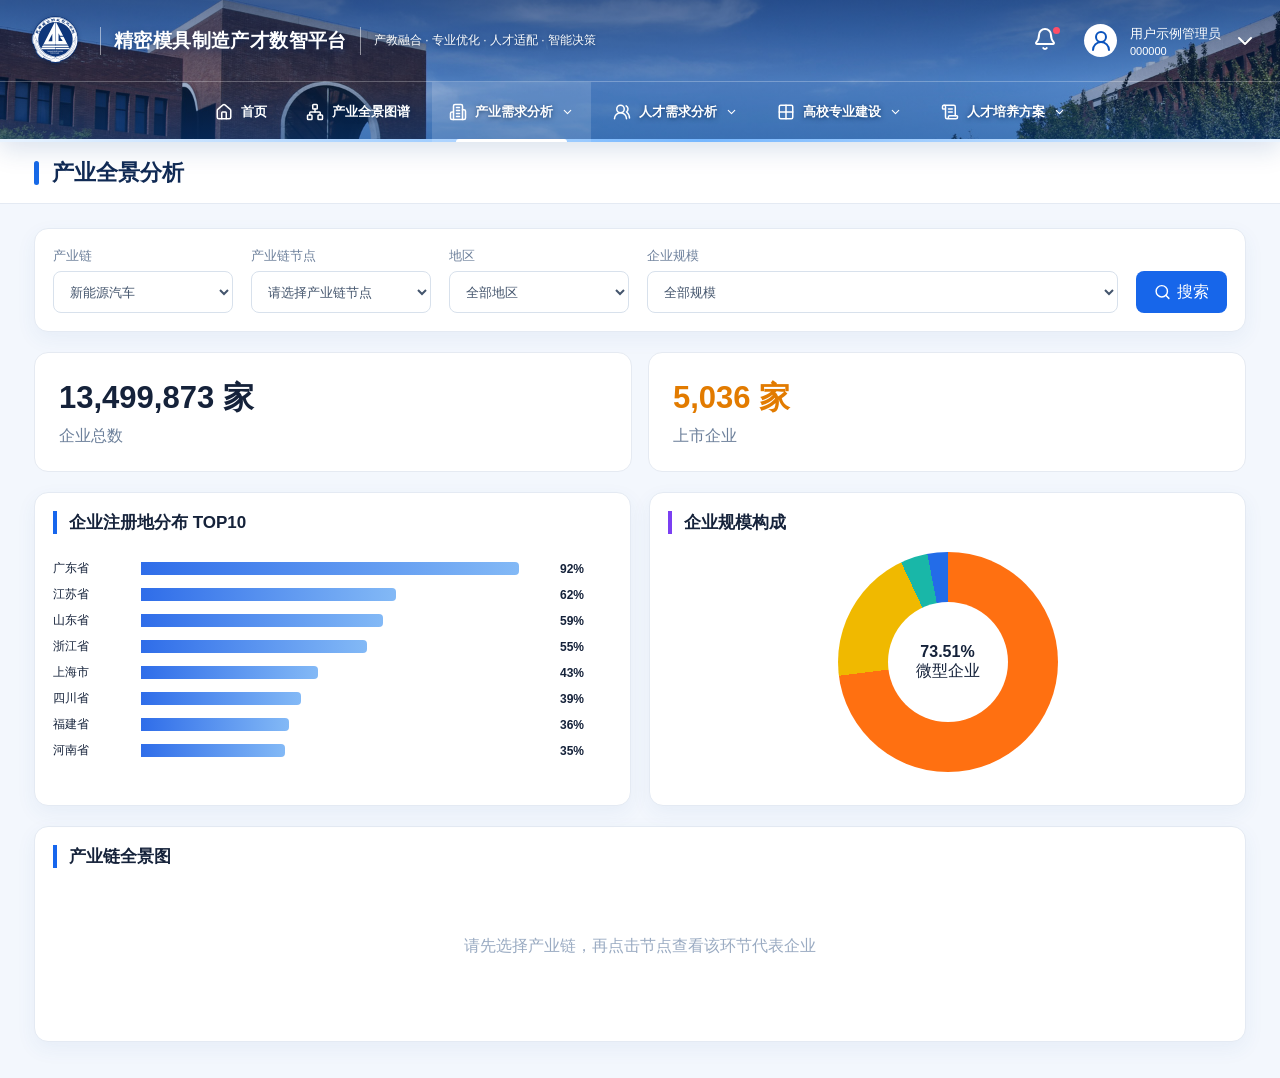
<file: index.html>
<!doctype html><html lang="zh-CN"><head><meta charset="UTF-8"/><meta name="viewport" content="width=device-width,initial-scale=1.0"/><title>首页 | 天津轻工职业技术学院</title><script>const route=new URLSearchParams(location.search).get('__route');if(route&&route.startsWith('/'))history.replaceState(null,'',route);</script>  <script type="module" crossorigin src="/assets/index-BpgNc9zU.js"></script>
  <link rel="stylesheet" crossorigin href="/assets/index-DbTsbt1E.css">
</head><body><div id="root"></div></body></html>
</file>
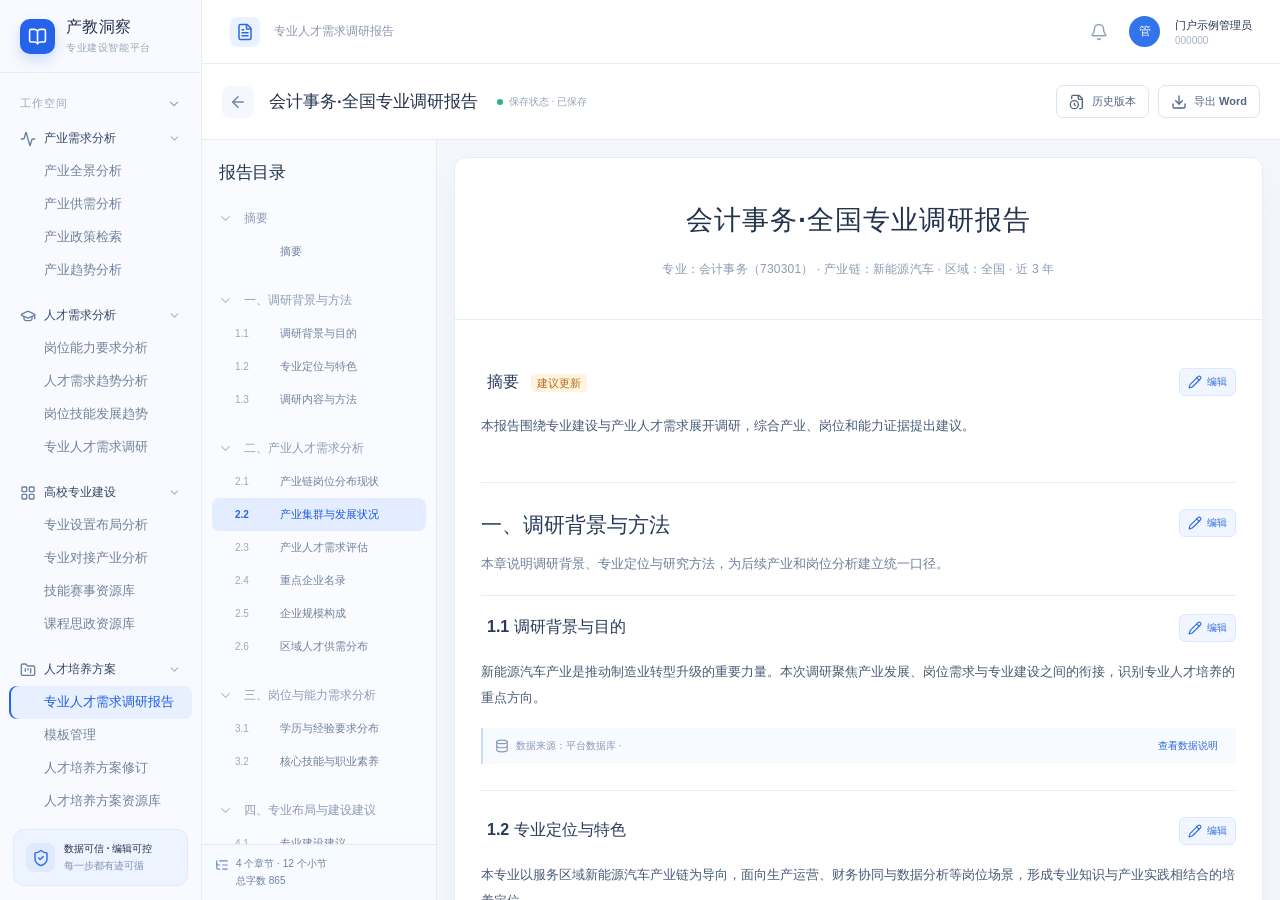
<file: report-workbench-demo/index.html>
<!doctype html>
<html lang="zh-CN">
  <head>
    <meta charset="UTF-8" />
    <meta name="viewport" content="width=device-width, initial-scale=1.0" />
    <meta name="theme-color" content="#f4f7fc" />
    <link rel="icon" type="image/svg+xml" href="/report-workbench-demo/favicon.svg" />
    <title>专业人才需求调研报告</title>
    <script type="module" crossorigin src="/report-workbench-demo/assets/index-lRiulIha.js"></script>
    <link rel="stylesheet" crossorigin href="/report-workbench-demo/assets/index-Ux_rvy2j.css">
  </head>
  <body>
    <div id="root"></div>
  </body>
</html>
</file>
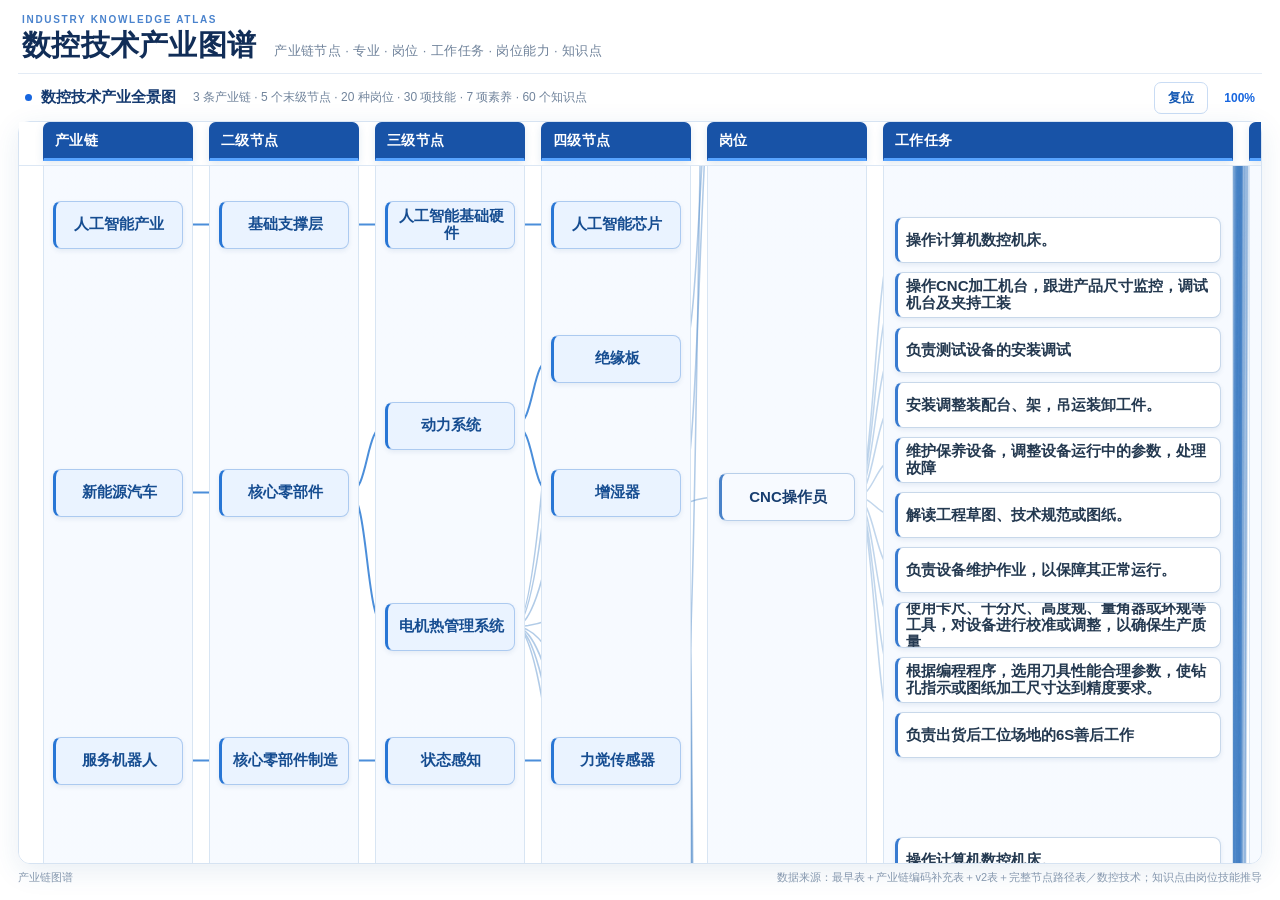
<file: maps/cnc-panorama-beauty/index.html>
<!doctype html>
<html lang="zh-CN">
<head>
  <meta charset="utf-8" />
  <meta name="viewport" content="width=device-width,initial-scale=1" />
  <script>if(new URLSearchParams(location.search).has('embed'))document.documentElement.classList.add('embedded')</script>
  <title>数控技术产业图谱</title>
  <link rel="stylesheet" href="style.css?v=20261111-2" />
  <link rel="stylesheet" href="refine.css?v=20261111-2" />
  <link rel="stylesheet" href="panorama.css?v=20261111-2" />
  <link rel="stylesheet" href="white-theme.css?v=20261111-2" />
  <link rel="stylesheet" href="beauty.css?v=20261111-2" />
</head>
<body>
  <div class="app">
    <header>
      <div class="eyebrow">INDUSTRY KNOWLEDGE ATLAS</div>
      <div class="title-line"><h1>数控技术产业图谱</h1><span>产业链节点 · 专业 · 岗位 · 工作任务 · 岗位能力 · 知识点</span></div>
    </header>
    <div class="map-name"><i></i><strong id="mapTitle">数控技术产业全景图</strong><span id="pathHint">滚轮缩放 · 拖拽平移 · 点击节点聚焦</span><button id="resetView" type="button">复位</button><span id="zoomValue">100%</span></div>
    <div class="viewport-shell"><div id="fixedHeaders" class="pan-fixed-headers" aria-hidden="true"></div><main id="viewport" class="graph-scroll"><div id="stage"><div id="graph" class="panorama-graph"><svg id="edges" aria-hidden="true"></svg><div id="canvasNodes"></div></div></div></main></div>
    <footer><span>产业链图谱</span><span id="sourceText"></span></footer>
  </div>
  <p id="atlas-error" role="alert" hidden>图谱加载失败。<button type="button" onclick="location.reload()">重新加载</button></p>
  <script>
// Role to terminal industry node paths and task-ability links.
window.PANORAMA_DATA={
  "title": "数控技术产业全景图",
  "source": "最早表＋产业链编码补充表＋v2表＋完整节点路径表／数控技术",
  "major": "数控技术",
  "chain": [
    {
      "id": "c126",
      "code": "126",
      "label": "人工智能产业",
      "industry": "人工智能产业",
      "depth": 0,
      "parent": null
    },
    {
      "id": "c102",
      "code": "102",
      "label": "新能源汽车",
      "industry": "新能源汽车",
      "depth": 0,
      "parent": null
    },
    {
      "id": "c12601",
      "code": "12601",
      "label": "基础支撑层",
      "industry": "人工智能产业",
      "depth": 1,
      "parent": "126"
    },
    {
      "id": "c1260102",
      "code": "1260102",
      "label": "人工智能基础硬件",
      "industry": "人工智能产业",
      "depth": 2,
      "parent": "12601"
    },
    {
      "id": "c126010201",
      "code": "126010201",
      "label": "人工智能芯片",
      "industry": "人工智能产业",
      "depth": 3,
      "parent": "1260102"
    },
    {
      "id": "c102020302",
      "code": "102020302",
      "label": "电机热管理系统",
      "industry": "新能源汽车",
      "depth": 2,
      "parent": "10202"
    },
    {
      "id": "c147",
      "code": "147",
      "label": "服务机器人",
      "industry": "服务机器人",
      "depth": 0,
      "parent": null
    },
    {
      "id": "c147010203",
      "code": "147010203",
      "label": "力觉传感器",
      "industry": "服务机器人",
      "depth": 3,
      "parent": "1470102"
    },
    {
      "id": "c102020101020103",
      "code": "102020101020103",
      "label": "绝缘板",
      "industry": "新能源汽车",
      "depth": 3,
      "parent": "1020201"
    },
    {
      "id": "c102020101020204",
      "code": "102020101020204",
      "label": "增湿器",
      "industry": "新能源汽车",
      "depth": 3,
      "parent": "1020201"
    },
    {
      "id": "c10202",
      "code": "10202",
      "label": "核心零部件",
      "industry": "新能源汽车",
      "depth": 1,
      "parent": "102"
    },
    {
      "id": "c14701",
      "code": "14701",
      "label": "核心零部件制造",
      "industry": "服务机器人",
      "depth": 1,
      "parent": "147"
    },
    {
      "id": "c1470102",
      "code": "1470102",
      "label": "状态感知",
      "industry": "服务机器人",
      "depth": 2,
      "parent": "14701"
    },
    {
      "id": "c1020201",
      "code": "1020201",
      "label": "动力系统",
      "industry": "新能源汽车",
      "depth": 2,
      "parent": "10202"
    }
  ],
  "roles": [
    {
      "id": "r0",
      "label": "质检员",
      "contexts": [
        "126",
        "12601",
        "1260102",
        "126010201"
      ],
      "tasks": [
        {
          "id": "r0t0",
          "label": "负责跟进生产车间工艺执行情况，确保员工按工艺要求进行操作",
          "contexts": [
            "126",
            "12601",
            "1260102",
            "126010201"
          ],
          "skills": [
            "生产流程管理"
          ],
          "qualities": [],
          "inferred_skills": []
        },
        {
          "id": "r0t1",
          "label": "负责填写相关产品的检验、检测原始记录、运行记录及放行记录",
          "contexts": [
            "126",
            "12601",
            "1260102",
            "126010201"
          ],
          "skills": [
            "质量检验"
          ],
          "qualities": [
            "注重细节"
          ],
          "inferred_skills": []
        },
        {
          "id": "r0t2",
          "label": "解析并通报发现的不合格",
          "contexts": [
            "126",
            "12601",
            "1260102",
            "126010201"
          ],
          "skills": [
            "质量检验"
          ],
          "qualities": [
            "职场沟通"
          ],
          "inferred_skills": []
        },
        {
          "id": "r0t3",
          "label": "贴商标",
          "contexts": [
            "126",
            "12601",
            "1260102",
            "126010201"
          ],
          "skills": [
            "质量检验"
          ],
          "qualities": [],
          "inferred_skills": []
        },
        {
          "id": "r0t4",
          "label": "编写重要部件的质量检测规范，并指导来料检验工作。",
          "contexts": [
            "126",
            "12601",
            "1260102",
            "126010201"
          ],
          "skills": [
            "质量检验"
          ],
          "qualities": [
            "注重细节"
          ],
          "inferred_skills": []
        },
        {
          "id": "r0t5",
          "label": "组装整机",
          "contexts": [
            "126",
            "12601",
            "1260102",
            "126010201"
          ],
          "skills": [
            "质量检验"
          ],
          "qualities": [],
          "inferred_skills": []
        },
        {
          "id": "r0t6",
          "label": "进行产品的加工指导和质量检测",
          "contexts": [
            "126",
            "12601",
            "1260102",
            "126010201"
          ],
          "skills": [
            "质量检验",
            "测绘仪器操作",
            "量具与检具使用"
          ],
          "qualities": [
            "注重细节"
          ],
          "inferred_skills": []
        },
        {
          "id": "r0t7",
          "label": "负责根据规格与质量标准检验评估已制造完成的产品。",
          "contexts": [
            "126",
            "12601",
            "1260102",
            "126010201"
          ],
          "skills": [
            "质量检验"
          ],
          "qualities": [
            "注重细节"
          ],
          "inferred_skills": []
        },
        {
          "id": "r0t8",
          "label": "操作检验和包装等设备, 进行产品检验与包装作业。",
          "contexts": [
            "126",
            "12601",
            "1260102",
            "126010201"
          ],
          "skills": [
            "质量检验"
          ],
          "qualities": [
            "注重细节"
          ],
          "inferred_skills": []
        },
        {
          "id": "r0t9",
          "label": "检查产品，以确保其符合质量标准与技术规格要求。",
          "contexts": [
            "126",
            "12601",
            "1260102",
            "126010201"
          ],
          "skills": [
            "质量检验",
            "量具与检具使用"
          ],
          "qualities": [
            "注重细节"
          ],
          "inferred_skills": []
        }
      ],
      "skills": [
        "质量检验",
        "量具与检具使用",
        "测绘仪器操作",
        "生产流程管理"
      ],
      "qualities": [
        "注重细节",
        "职场沟通"
      ],
      "chainLeaves": [
        "126010201"
      ]
    },
    {
      "id": "r1",
      "label": "生产操作员",
      "contexts": [
        "126",
        "12601",
        "1260102",
        "126010201"
      ],
      "tasks": [
        {
          "id": "r1t0",
          "label": "操作生产设备进行生产",
          "contexts": [
            "126",
            "12601",
            "1260102",
            "126010201"
          ],
          "skills": [
            "机械设备操作与维护"
          ],
          "qualities": [],
          "inferred_skills": []
        },
        {
          "id": "r1t1",
          "label": "按照生产流程和工艺要求，完成产品装配工作",
          "contexts": [
            "126",
            "12601",
            "1260102",
            "126010201"
          ],
          "skills": [
            "生产流程管理"
          ],
          "qualities": [],
          "inferred_skills": []
        },
        {
          "id": "r1t2",
          "label": "负责喷房现场5S及安全管理",
          "contexts": [
            "126",
            "12601",
            "1260102",
            "126010201"
          ],
          "skills": [
            "机电一体化技术"
          ],
          "qualities": [],
          "inferred_skills": []
        },
        {
          "id": "r1t3",
          "label": "参与流水线建设",
          "contexts": [
            "126",
            "12601",
            "1260102",
            "126010201"
          ],
          "skills": [
            "机电一体化技术"
          ],
          "qualities": [],
          "inferred_skills": []
        },
        {
          "id": "r1t4",
          "label": "参与相关设备的操作与维护",
          "contexts": [
            "126",
            "12601",
            "1260102",
            "126010201"
          ],
          "skills": [
            "机电一体化技术"
          ],
          "qualities": [],
          "inferred_skills": []
        },
        {
          "id": "r1t5",
          "label": "确保生产数量与质量",
          "contexts": [
            "126",
            "12601",
            "1260102",
            "126010201"
          ],
          "skills": [
            "质量检验"
          ],
          "qualities": [],
          "inferred_skills": []
        },
        {
          "id": "r1t6",
          "label": "遵守操作规范，及时报告生产中的异常",
          "contexts": [
            "126",
            "12601",
            "1260102",
            "126010201"
          ],
          "skills": [
            "生产流程管理"
          ],
          "qualities": [],
          "inferred_skills": []
        },
        {
          "id": "r1t7",
          "label": "负责安排生产车间的生产计划、物料调配及生产进度",
          "contexts": [
            "126",
            "12601",
            "1260102",
            "126010201"
          ],
          "skills": [
            "生产流程管理"
          ],
          "qualities": [],
          "inferred_skills": []
        },
        {
          "id": "r1t8",
          "label": "按照生产计划，在前处理工序完成班长布置的生产任务",
          "contexts": [
            "126",
            "12601",
            "1260102",
            "126010201"
          ],
          "skills": [
            "生产流程管理"
          ],
          "qualities": [],
          "inferred_skills": []
        },
        {
          "id": "r1t9",
          "label": "按管理要求对本职区域进行5S整理，严格执行车间危化品管理文件",
          "contexts": [
            "126",
            "12601",
            "1260102",
            "126010201"
          ],
          "skills": [
            "机电一体化技术"
          ],
          "qualities": [],
          "inferred_skills": []
        }
      ],
      "skills": [
        "机电一体化技术",
        "机械设备操作与维护",
        "生产流程管理",
        "质量检验"
      ],
      "qualities": [],
      "chainLeaves": [
        "126010201"
      ]
    },
    {
      "id": "r2",
      "label": "CNC技术员",
      "contexts": [
        "102",
        "10202",
        "102020302"
      ],
      "tasks": [
        {
          "id": "r2t0",
          "label": "操作计算机数控机床。",
          "contexts": [
            "102",
            "10202",
            "102020302"
          ],
          "skills": [
            "数控技术"
          ],
          "qualities": [],
          "inferred_skills": []
        },
        {
          "id": "r2t1",
          "label": "操作加工中心，进行工件多工序切削加工",
          "contexts": [
            "102",
            "10202",
            "102020302"
          ],
          "skills": [
            "数控技术"
          ],
          "qualities": [],
          "inferred_skills": []
        },
        {
          "id": "r2t2",
          "label": "根据工艺文件、图纸及安全生产规范流程，运用机床加工零件，对产品进行自检后送检",
          "contexts": [
            "102",
            "10202",
            "102020302"
          ],
          "skills": [
            "数控技术",
            "图纸识读"
          ],
          "qualities": [],
          "inferred_skills": []
        },
        {
          "id": "r2t3",
          "label": "监控生产作业或设备运行状况，以确保其符合相关技术规范，并根据需要对工艺流程或组装环节进行相应调整。",
          "contexts": [
            "102",
            "10202",
            "102020302"
          ],
          "skills": [
            "机械设备操作与维护"
          ],
          "qualities": [],
          "inferred_skills": []
        },
        {
          "id": "r2t4",
          "label": "组织对相关人员进行培训，确保员工操作正确性。",
          "contexts": [
            "102",
            "10202",
            "102020302"
          ],
          "skills": [
            "机床设备维修保养"
          ],
          "qualities": [],
          "inferred_skills": []
        },
        {
          "id": "r2t5",
          "label": "操作CNC加工机台，跟进产品尺寸监控，调试机台及夹持工装",
          "contexts": [
            "102",
            "10202",
            "102020302"
          ],
          "skills": [
            "数控技术"
          ],
          "qualities": [],
          "inferred_skills": []
        },
        {
          "id": "r2t6",
          "label": "使用手工工具维护机床，并拆除或更换损坏或磨损的机床设备",
          "contexts": [
            "102",
            "10202",
            "102020302"
          ],
          "skills": [
            "数控技术"
          ],
          "qualities": [],
          "inferred_skills": []
        },
        {
          "id": "r2t7",
          "label": "保养、维修设备",
          "contexts": [
            "102",
            "10202",
            "102020302"
          ],
          "skills": [
            "机械设备操作与维护"
          ],
          "qualities": [],
          "inferred_skills": []
        },
        {
          "id": "r2t8",
          "label": "根据机床加工工艺和控制要求，编写NC、PLC程序与梯形图",
          "contexts": [
            "102",
            "10202",
            "102020302"
          ],
          "skills": [
            "数控技术",
            "编程"
          ],
          "qualities": [],
          "inferred_skills": []
        },
        {
          "id": "r2t9",
          "label": "做好数控机床的日常检查维护及一保",
          "contexts": [
            "102",
            "10202",
            "102020302"
          ],
          "skills": [
            "数控技术",
            "机床设备维修保养"
          ],
          "qualities": [],
          "inferred_skills": []
        }
      ],
      "skills": [
        "机床设备维修保养",
        "编程",
        "图纸识读",
        "数控技术",
        "机械设备操作与维护"
      ],
      "qualities": [],
      "chainLeaves": [
        "102020302"
      ]
    },
    {
      "id": "r3",
      "label": "生产设备操作员",
      "contexts": [
        "126",
        "12601",
        "1260102",
        "126010201"
      ],
      "tasks": [
        {
          "id": "r3t0",
          "label": "操作生产设备进行生产",
          "contexts": [
            "126",
            "12601",
            "1260102",
            "126010201"
          ],
          "skills": [
            "生产设备操作与维护"
          ],
          "qualities": [],
          "inferred_skills": []
        },
        {
          "id": "r3t1",
          "label": "负责设备维护作业，以保障其正常运行。",
          "contexts": [
            "126",
            "12601",
            "1260102",
            "126010201"
          ],
          "skills": [
            "生产设备操作与维护"
          ],
          "qualities": [],
          "inferred_skills": []
        },
        {
          "id": "r3t2",
          "label": "参与相关设备的操作与维护",
          "contexts": [
            "126",
            "12601",
            "1260102",
            "126010201"
          ],
          "skills": [
            "生产设备操作与维护"
          ],
          "qualities": [],
          "inferred_skills": []
        },
        {
          "id": "r3t3",
          "label": "检查、监督产品内容和质量。",
          "contexts": [
            "126",
            "12601",
            "1260102",
            "126010201"
          ],
          "skills": [
            "质量检验"
          ],
          "qualities": [],
          "inferred_skills": []
        },
        {
          "id": "r3t4",
          "label": "清洁保养机台，填写生产记录。",
          "contexts": [
            "126",
            "12601",
            "1260102",
            "126010201"
          ],
          "skills": [
            "机械设备操作与维护"
          ],
          "qualities": [],
          "inferred_skills": []
        },
        {
          "id": "r3t5",
          "label": "负责弯曲设备的日常使用管理及工艺优化",
          "contexts": [
            "126",
            "12601",
            "1260102",
            "126010201"
          ],
          "skills": [
            "机械设备操作与维护"
          ],
          "qualities": [],
          "inferred_skills": []
        },
        {
          "id": "r3t6",
          "label": "负责生产场所和人员安全，协调解决生产中的问题",
          "contexts": [
            "126",
            "12601",
            "1260102",
            "126010201"
          ],
          "skills": [],
          "qualities": [
            "协调",
            "解决问题"
          ],
          "inferred_skills": []
        },
        {
          "id": "r3t7",
          "label": "负责产能提升、良率提升、直通率提升，降低消耗品费用。",
          "contexts": [
            "126",
            "12601",
            "1260102",
            "126010201"
          ],
          "skills": [
            "质量检验"
          ],
          "qualities": [],
          "inferred_skills": []
        },
        {
          "id": "r3t8",
          "label": "将产品放置于推车或输送带上，以便转运至下一道加工工序。",
          "contexts": [
            "126",
            "12601",
            "1260102",
            "126010201"
          ],
          "skills": [
            "数控技术"
          ],
          "qualities": [],
          "inferred_skills": []
        },
        {
          "id": "r3t9",
          "label": "确保与生产方交接的到货物料三方清点清楚，交接手续及时、完整",
          "contexts": [
            "126",
            "12601",
            "1260102",
            "126010201"
          ],
          "skills": [
            "生产流程管理"
          ],
          "qualities": [],
          "inferred_skills": []
        }
      ],
      "skills": [
        "生产设备操作与维护",
        "质量检验",
        "机械设备操作与维护",
        "数控技术",
        "生产流程管理"
      ],
      "qualities": [
        "解决问题",
        "协调"
      ],
      "chainLeaves": [
        "126010201"
      ]
    },
    {
      "id": "r4",
      "label": "生产技术员",
      "contexts": [
        "102",
        "10202",
        "102020302"
      ],
      "tasks": [
        {
          "id": "r4t0",
          "label": "保养、维修设备",
          "contexts": [
            "102",
            "10202",
            "102020302"
          ],
          "skills": [
            "机械设备操作与维护"
          ],
          "qualities": [],
          "inferred_skills": []
        },
        {
          "id": "r4t1",
          "label": "协助相关部门处理异常情况",
          "contexts": [
            "102",
            "10202",
            "102020302"
          ],
          "skills": [
            "机械设备操作与维护"
          ],
          "qualities": [],
          "inferred_skills": []
        },
        {
          "id": "r4t2",
          "label": "操作生产设备进行生产",
          "contexts": [
            "102",
            "10202",
            "102020302"
          ],
          "skills": [
            "机械设备操作与维护"
          ],
          "qualities": [],
          "inferred_skills": []
        },
        {
          "id": "r4t3",
          "label": "及时反馈厂内相关部门生产问题点，制定相关对策并有效执行方案",
          "contexts": [
            "102",
            "10202",
            "102020302"
          ],
          "skills": [],
          "qualities": [
            "职场沟通"
          ],
          "inferred_skills": []
        },
        {
          "id": "r4t4",
          "label": "操作、维护及调试产品加工的自动化设备",
          "contexts": [
            "102",
            "10202",
            "102020302"
          ],
          "skills": [
            "数控技术"
          ],
          "qualities": [],
          "inferred_skills": []
        },
        {
          "id": "r4t5",
          "label": "检查维护生产设备, 发现并处理生产中的异常现象和故障。",
          "contexts": [
            "102",
            "10202",
            "102020302"
          ],
          "skills": [
            "机械设备操作与维护"
          ],
          "qualities": [],
          "inferred_skills": []
        },
        {
          "id": "r4t6",
          "label": "协调并监督负责商品包装与运输的作业人员。",
          "contexts": [
            "102",
            "10202",
            "102020302"
          ],
          "skills": [],
          "qualities": [
            "协调"
          ],
          "inferred_skills": []
        },
        {
          "id": "r4t7",
          "label": "检测机械设备，确保其正常运转",
          "contexts": [
            "102",
            "10202",
            "102020302"
          ],
          "skills": [
            "质量检验"
          ],
          "qualities": [],
          "inferred_skills": []
        },
        {
          "id": "r4t8",
          "label": "观察物料流动状况，留意机器可能出现的故障，若纠正措施无效则立即通知主管。",
          "contexts": [
            "102",
            "10202",
            "102020302"
          ],
          "skills": [
            "机械设备操作与维护"
          ],
          "qualities": [],
          "inferred_skills": []
        }
      ],
      "skills": [
        "机械设备操作与维护",
        "数控技术",
        "质量检验"
      ],
      "qualities": [
        "协调",
        "职场沟通"
      ],
      "chainLeaves": [
        "102020302"
      ]
    },
    {
      "id": "r5",
      "label": "装配技术员",
      "contexts": [
        "126",
        "12601",
        "1260102",
        "126010201"
      ],
      "tasks": [
        {
          "id": "r5t0",
          "label": "按照生产流程和工艺要求，完成产品装配工作",
          "contexts": [
            "126",
            "12601",
            "1260102",
            "126010201"
          ],
          "skills": [
            "机械装配",
            "手动工具使用"
          ],
          "qualities": [],
          "inferred_skills": []
        },
        {
          "id": "r5t1",
          "label": "根据装配图进行装配工艺",
          "contexts": [
            "126",
            "12601",
            "1260102",
            "126010201"
          ],
          "skills": [
            "装配图绘制",
            "机械装配"
          ],
          "qualities": [],
          "inferred_skills": []
        },
        {
          "id": "r5t2",
          "label": "参与设备安装、调试、试生产及验收工作。",
          "contexts": [
            "126",
            "12601",
            "1260102",
            "126010201"
          ],
          "skills": [
            "机械装配"
          ],
          "qualities": [],
          "inferred_skills": []
        },
        {
          "id": "r5t3",
          "label": "支持生产中的最终装配区域解决设备和工艺问题。",
          "contexts": [
            "126",
            "12601",
            "1260102",
            "126010201"
          ],
          "skills": [
            "机械装配"
          ],
          "qualities": [],
          "inferred_skills": []
        },
        {
          "id": "r5t4",
          "label": "检验研发测试组装过程，发现组装过程不符合技术条件、工艺要求或违反食品安全的问题，完成不合格品反馈、处置及验收",
          "contexts": [
            "126",
            "12601",
            "1260102",
            "126010201"
          ],
          "skills": [
            "质量检验"
          ],
          "qualities": [],
          "inferred_skills": []
        },
        {
          "id": "r5t5",
          "label": "拆解相关部件，并使用千分尺、卡尺及量规检查各零件的磨损状况。",
          "contexts": [
            "126",
            "12601",
            "1260102",
            "126010201"
          ],
          "skills": [],
          "qualities": [
            "注重细节"
          ],
          "inferred_skills": []
        },
        {
          "id": "r5t6",
          "label": "维护工作场所安全和清洁卫生",
          "contexts": [
            "126",
            "12601",
            "1260102",
            "126010201"
          ],
          "skills": [
            "机械装配"
          ],
          "qualities": [],
          "inferred_skills": []
        },
        {
          "id": "r5t7",
          "label": "控制工程机械装配、安装、调试质量。",
          "contexts": [
            "126",
            "12601",
            "1260102",
            "126010201"
          ],
          "skills": [
            "机械装配"
          ],
          "qualities": [],
          "inferred_skills": []
        },
        {
          "id": "r5t8",
          "label": "执行辅助性工作，包括准备材料、记录进展、补充物资及安排日程",
          "contexts": [
            "126",
            "12601",
            "1260102",
            "126010201"
          ],
          "skills": [
            "机械装配"
          ],
          "qualities": [],
          "inferred_skills": []
        },
        {
          "id": "r5t9",
          "label": "按照生产计划，在前处理工序完成班长布置的生产任务",
          "contexts": [
            "126",
            "12601",
            "1260102",
            "126010201"
          ],
          "skills": [
            "生产流程管理"
          ],
          "qualities": [],
          "inferred_skills": []
        }
      ],
      "skills": [
        "机械装配",
        "装配图绘制",
        "手动工具使用",
        "质量检验",
        "生产流程管理"
      ],
      "qualities": [
        "注重细节"
      ],
      "chainLeaves": [
        "126010201"
      ]
    },
    {
      "id": "r6",
      "label": "通信设备研发工程师",
      "contexts": [
        "126",
        "12601",
        "1260102",
        "126010201"
      ],
      "tasks": [
        {
          "id": "r6t0",
          "label": "负责PACK设备的导入",
          "contexts": [
            "126",
            "12601",
            "1260102",
            "126010201"
          ],
          "skills": [
            "机械设备操作与维护"
          ],
          "qualities": [],
          "inferred_skills": []
        },
        {
          "id": "r6t1",
          "label": "负责自制机台、仪器设备、工装日常维护、维修、保养",
          "contexts": [
            "126",
            "12601",
            "1260102",
            "126010201"
          ],
          "skills": [
            "机械设备操作与维护"
          ],
          "qualities": [],
          "inferred_skills": []
        },
        {
          "id": "r6t2",
          "label": "及时反馈厂内相关部门生产问题点，制定相关对策并有效执行方案",
          "contexts": [
            "126",
            "12601",
            "1260102",
            "126010201"
          ],
          "skills": [],
          "qualities": [
            "职场沟通",
            "团队合作"
          ],
          "inferred_skills": []
        },
        {
          "id": "r6t3",
          "label": "维护保养设备，调整设备运行中的参数，处理故障",
          "contexts": [
            "126",
            "12601",
            "1260102",
            "126010201"
          ],
          "skills": [
            "机械设备操作与维护"
          ],
          "qualities": [],
          "inferred_skills": []
        },
        {
          "id": "r6t4",
          "label": "保养、维修设备",
          "contexts": [
            "126",
            "12601",
            "1260102",
            "126010201"
          ],
          "skills": [
            "机械设备操作与维护"
          ],
          "qualities": [],
          "inferred_skills": []
        },
        {
          "id": "r6t5",
          "label": "进行设备与机械的巡查与监测，确保运行状态高效安全。",
          "contexts": [
            "126",
            "12601",
            "1260102",
            "126010201"
          ],
          "skills": [
            "机械设备操作与维护"
          ],
          "qualities": [],
          "inferred_skills": []
        },
        {
          "id": "r6t6",
          "label": "负责公司软件和硬件设备的安装和调试",
          "contexts": [
            "126",
            "12601",
            "1260102",
            "126010201"
          ],
          "skills": [
            "机械设备操作与维护"
          ],
          "qualities": [],
          "inferred_skills": []
        },
        {
          "id": "r6t7",
          "label": "负责自动化生产设备的维修保养。",
          "contexts": [
            "126",
            "12601",
            "1260102",
            "126010201"
          ],
          "skills": [
            "机械设备操作与维护"
          ],
          "qualities": [],
          "inferred_skills": []
        },
        {
          "id": "r6t8",
          "label": "维护相关产品的生产制作，处理产线日常问题，保障生产顺利进行",
          "contexts": [
            "126",
            "12601",
            "1260102",
            "126010201"
          ],
          "skills": [
            "生产流程管理"
          ],
          "qualities": [],
          "inferred_skills": []
        },
        {
          "id": "r6t9",
          "label": "严格按照产品内控标准进行产品转序",
          "contexts": [
            "126",
            "12601",
            "1260102",
            "126010201"
          ],
          "skills": [
            "机械设备操作与维护"
          ],
          "qualities": [],
          "inferred_skills": []
        }
      ],
      "skills": [
        "机械设备操作与维护",
        "生产流程管理"
      ],
      "qualities": [
        "职场沟通",
        "团队合作"
      ],
      "chainLeaves": [
        "126010201"
      ]
    },
    {
      "id": "r7",
      "label": "汽车总装调试工",
      "contexts": [
        "102",
        "10202",
        "102020302"
      ],
      "tasks": [
        {
          "id": "r7t0",
          "label": "控制工程机械装配、安装、调试质量。",
          "contexts": [
            "102",
            "10202",
            "102020302"
          ],
          "skills": [
            "质量检验"
          ],
          "qualities": [],
          "inferred_skills": []
        }
      ],
      "skills": [
        "质量检验"
      ],
      "qualities": [],
      "chainLeaves": [
        "102020302"
      ]
    },
    {
      "id": "r8",
      "label": "数控工艺技术员",
      "contexts": [
        "147",
        "14701",
        "1470102",
        "147010203"
      ],
      "tasks": [
        {
          "id": "r8t0",
          "label": "操作计算机数控机床。",
          "contexts": [
            "147",
            "14701",
            "1470102",
            "147010203"
          ],
          "skills": [
            "数控技术",
            "CNC机床操作规程"
          ],
          "qualities": [],
          "inferred_skills": []
        },
        {
          "id": "r8t1",
          "label": "维护保养设备，调整设备运行中的参数，处理故障",
          "contexts": [
            "147",
            "14701",
            "1470102",
            "147010203"
          ],
          "skills": [
            "机床设备维修保养"
          ],
          "qualities": [],
          "inferred_skills": []
        },
        {
          "id": "r8t2",
          "label": "负责处理和分析设备的各类故障及问题，定期对设备进行维护",
          "contexts": [
            "147",
            "14701",
            "1470102",
            "147010203"
          ],
          "skills": [
            "机床设备维修保养"
          ],
          "qualities": [],
          "inferred_skills": []
        },
        {
          "id": "r8t3",
          "label": "负责现场硬件设备的故障处理",
          "contexts": [
            "147",
            "14701",
            "1470102",
            "147010203"
          ],
          "skills": [
            "机床设备维修保养"
          ],
          "qualities": [],
          "inferred_skills": []
        },
        {
          "id": "r8t4",
          "label": "负责塑胶手机壳的架机、调机及换刀工作",
          "contexts": [
            "147",
            "14701",
            "1470102",
            "147010203"
          ],
          "skills": [
            "机床设备维修保养"
          ],
          "qualities": [],
          "inferred_skills": []
        },
        {
          "id": "r8t5",
          "label": "参与工艺流程制订与工艺图纸绘制。",
          "contexts": [
            "147",
            "14701",
            "1470102",
            "147010203"
          ],
          "skills": [
            "机械制图"
          ],
          "qualities": [],
          "inferred_skills": []
        },
        {
          "id": "r8t6",
          "label": "参与主要工艺操作工序，并负责生产数据的收集与整理",
          "contexts": [
            "147",
            "14701",
            "1470102",
            "147010203"
          ],
          "skills": [
            "生产流程管理"
          ],
          "qualities": [],
          "inferred_skills": []
        },
        {
          "id": "r8t7",
          "label": "使用手工工具设计并制作模板与夹具",
          "contexts": [
            "147",
            "14701",
            "1470102",
            "147010203"
          ],
          "skills": [
            "机床设备维修保养"
          ],
          "qualities": [],
          "inferred_skills": []
        },
        {
          "id": "r8t8",
          "label": "按图纸加工高精度零件",
          "contexts": [
            "147",
            "14701",
            "1470102",
            "147010203"
          ],
          "skills": [
            "图纸识读",
            "CAD图纸识读",
            "检具使用"
          ],
          "qualities": [],
          "inferred_skills": []
        },
        {
          "id": "r8t9",
          "label": "监控生产作业或设备运行状况，以确保其符合相关技术规范，并根据需要对工艺流程或组装环节进行相应调整。",
          "contexts": [
            "147",
            "14701",
            "1470102",
            "147010203"
          ],
          "skills": [
            "机械设备操作与维护"
          ],
          "qualities": [],
          "inferred_skills": []
        }
      ],
      "skills": [
        "机床设备维修保养",
        "检具使用",
        "图纸识读",
        "机械制图",
        "数控技术",
        "CAD图纸识读",
        "CNC机床操作规程",
        "生产流程管理",
        "机械设备操作与维护"
      ],
      "qualities": [],
      "chainLeaves": [
        "147010203"
      ]
    },
    {
      "id": "r9",
      "label": "汽车制造人员",
      "contexts": [
        "102",
        "10202",
        "1020201",
        "102020101020103",
        "102020101020204"
      ],
      "tasks": [
        {
          "id": "r9t0",
          "label": "负责汽车零部件及塑胶产品表面涂装的涂装设备系统规划设计",
          "contexts": [
            "102",
            "10202",
            "1020201",
            "102020101020103",
            "102020101020204"
          ],
          "skills": [
            "机械设备操作与维护"
          ],
          "qualities": [],
          "inferred_skills": []
        },
        {
          "id": "r9t1",
          "label": "负责精密冲压制件的生产",
          "contexts": [
            "102",
            "10202",
            "1020201",
            "102020101020103",
            "102020101020204"
          ],
          "skills": [
            "生产流程管理"
          ],
          "qualities": [],
          "inferred_skills": []
        }
      ],
      "skills": [
        "机械设备操作与维护",
        "生产流程管理"
      ],
      "qualities": [],
      "chainLeaves": [
        "102020101020103",
        "102020101020204"
      ]
    },
    {
      "id": "r10",
      "label": "CNC操作员",
      "contexts": [
        "102",
        "10202",
        "102020302"
      ],
      "tasks": [
        {
          "id": "r10t0",
          "label": "操作计算机数控机床。",
          "contexts": [
            "102",
            "10202",
            "102020302"
          ],
          "skills": [
            "数控技术",
            "新代刀塔机"
          ],
          "qualities": [],
          "inferred_skills": []
        },
        {
          "id": "r10t1",
          "label": "操作CNC加工机台，跟进产品尺寸监控，调试机台及夹持工装",
          "contexts": [
            "102",
            "10202",
            "102020302"
          ],
          "skills": [
            "数控技术",
            "卡尺"
          ],
          "qualities": [],
          "inferred_skills": []
        },
        {
          "id": "r10t2",
          "label": "负责测试设备的安装调试",
          "contexts": [
            "102",
            "10202",
            "102020302"
          ],
          "skills": [
            "机械设备操作与维护"
          ],
          "qualities": [],
          "inferred_skills": []
        },
        {
          "id": "r10t3",
          "label": "安装调整装配台、架，吊运装卸工件。",
          "contexts": [
            "102",
            "10202",
            "102020302"
          ],
          "skills": [
            "数控技术"
          ],
          "qualities": [],
          "inferred_skills": []
        },
        {
          "id": "r10t4",
          "label": "维护保养设备，调整设备运行中的参数，处理故障",
          "contexts": [
            "102",
            "10202",
            "102020302"
          ],
          "skills": [
            "机械设备操作与维护"
          ],
          "qualities": [],
          "inferred_skills": []
        },
        {
          "id": "r10t5",
          "label": "解读工程草图、技术规范或图纸。",
          "contexts": [
            "102",
            "10202",
            "102020302"
          ],
          "skills": [
            "图纸识读"
          ],
          "qualities": [],
          "inferred_skills": []
        },
        {
          "id": "r10t6",
          "label": "负责设备维护作业，以保障其正常运行。",
          "contexts": [
            "102",
            "10202",
            "102020302"
          ],
          "skills": [
            "机械设备操作与维护"
          ],
          "qualities": [],
          "inferred_skills": []
        },
        {
          "id": "r10t7",
          "label": "使用卡尺、千分尺、高度规、量角器或环规等工具，对设备进行校准或调整，以确保生产质量",
          "contexts": [
            "102",
            "10202",
            "102020302"
          ],
          "skills": [
            "卡尺"
          ],
          "qualities": [],
          "inferred_skills": []
        },
        {
          "id": "r10t8",
          "label": "根据编程程序，选用刀具性能合理参数，使钻孔指示或图纸加工尺寸达到精度要求。",
          "contexts": [
            "102",
            "10202",
            "102020302"
          ],
          "skills": [
            "图纸识读",
            "刀具调整(调刀)"
          ],
          "qualities": [],
          "inferred_skills": []
        },
        {
          "id": "r10t9",
          "label": "负责出货后工位场地的6S善后工作",
          "contexts": [
            "102",
            "10202",
            "102020302"
          ],
          "skills": [
            "数控技术"
          ],
          "qualities": [],
          "inferred_skills": []
        }
      ],
      "skills": [
        "数控技术",
        "刀具调整(调刀)",
        "新代刀塔机",
        "图纸识读",
        "卡尺",
        "机械设备操作与维护"
      ],
      "qualities": [],
      "chainLeaves": [
        "102020302"
      ]
    },
    {
      "id": "r11",
      "label": "数控操作工",
      "contexts": [
        "102",
        "10202",
        "102020302"
      ],
      "tasks": [
        {
          "id": "r11t0",
          "label": "操作计算机数控机床。",
          "contexts": [
            "102",
            "10202",
            "102020302"
          ],
          "skills": [
            "数控技术"
          ],
          "qualities": [],
          "inferred_skills": []
        },
        {
          "id": "r11t1",
          "label": "使用手工工具维护机床，并拆除或更换损坏或磨损的机床设备",
          "contexts": [
            "102",
            "10202",
            "102020302"
          ],
          "skills": [
            "数控技术"
          ],
          "qualities": [],
          "inferred_skills": []
        },
        {
          "id": "r11t2",
          "label": "操作高速数控雕铣机，严格按照操作规程和机床使用说明书使用机床",
          "contexts": [
            "102",
            "10202",
            "102020302"
          ],
          "skills": [
            "数控技术",
            "机械加工技术"
          ],
          "qualities": [],
          "inferred_skills": []
        },
        {
          "id": "r11t3",
          "label": "及时、有效地完成相关部门安排的其他工作",
          "contexts": [
            "102",
            "10202",
            "102020302"
          ],
          "skills": [
            "数控技术"
          ],
          "qualities": [],
          "inferred_skills": []
        },
        {
          "id": "r11t4",
          "label": "严格按照工艺规程和设备操作指导书操作设备，并按要求记录过程质量文件",
          "contexts": [
            "102",
            "10202",
            "102020302"
          ],
          "skills": [],
          "qualities": [
            "注重细节"
          ],
          "inferred_skills": []
        },
        {
          "id": "r11t5",
          "label": "完成所负责产品线的业绩要求",
          "contexts": [
            "102",
            "10202",
            "102020302"
          ],
          "skills": [
            "数控技术"
          ],
          "qualities": [],
          "inferred_skills": []
        },
        {
          "id": "r11t6",
          "label": "审核滞后进度纠偏措施的可行性",
          "contexts": [
            "102",
            "10202",
            "102020302"
          ],
          "skills": [
            "生产流程管理"
          ],
          "qualities": [],
          "inferred_skills": []
        },
        {
          "id": "r11t7",
          "label": "收到相关文件后与客户经理、客户进行沟通，核实客户真实需求",
          "contexts": [
            "102",
            "10202",
            "102020302"
          ],
          "skills": [],
          "qualities": [
            "职场沟通",
            "协调"
          ],
          "inferred_skills": []
        },
        {
          "id": "r11t8",
          "label": "检查下机产品质量, 处理外观质量缺陷",
          "contexts": [
            "102",
            "10202",
            "102020302"
          ],
          "skills": [
            "量具使用"
          ],
          "qualities": [
            "视力敏锐度",
            "注重细节"
          ],
          "inferred_skills": []
        },
        {
          "id": "r11t9",
          "label": "进行产品的加工指导和质量检测",
          "contexts": [
            "102",
            "10202",
            "102020302"
          ],
          "skills": [
            "量具使用"
          ],
          "qualities": [
            "注重细节"
          ],
          "inferred_skills": []
        }
      ],
      "skills": [
        "数控技术",
        "机械加工技术",
        "量具使用",
        "生产流程管理"
      ],
      "qualities": [
        "注重细节",
        "协调",
        "职场沟通",
        "视力敏锐度"
      ],
      "chainLeaves": [
        "102020302"
      ]
    },
    {
      "id": "r12",
      "label": "CNC学徒工",
      "contexts": [
        "102",
        "10202",
        "102020302"
      ],
      "tasks": [
        {
          "id": "r12t0",
          "label": "操作计算机数控机床。",
          "contexts": [
            "102",
            "10202",
            "102020302"
          ],
          "skills": [
            "数控技术"
          ],
          "qualities": [],
          "inferred_skills": []
        },
        {
          "id": "r12t1",
          "label": "按时保质保量完成生产任务与产品打样",
          "contexts": [
            "102",
            "10202",
            "102020302"
          ],
          "skills": [
            "生产流程管理"
          ],
          "qualities": [],
          "inferred_skills": []
        },
        {
          "id": "r12t2",
          "label": "及时、有效地完成相关部门安排的其他工作",
          "contexts": [
            "102",
            "10202",
            "102020302"
          ],
          "skills": [
            "图纸识读"
          ],
          "qualities": [],
          "inferred_skills": []
        },
        {
          "id": "r12t3",
          "label": "严格执行安全规章制度",
          "contexts": [
            "102",
            "10202",
            "102020302"
          ],
          "skills": [
            "图纸识读"
          ],
          "qualities": [],
          "inferred_skills": []
        },
        {
          "id": "r12t4",
          "label": "操作CNC加工机台，跟进产品尺寸监控，调试机台及夹持工装",
          "contexts": [
            "102",
            "10202",
            "102020302"
          ],
          "skills": [
            "数控技术",
            "卡尺",
            "量具使用"
          ],
          "qualities": [],
          "inferred_skills": []
        },
        {
          "id": "r12t5",
          "label": "根据生产计划编程、磨刀并调出合格产品",
          "contexts": [
            "102",
            "10202",
            "102020302"
          ],
          "skills": [
            "刀具调整(调刀)",
            "CNC编程",
            "G代码(G-Codes)"
          ],
          "qualities": [],
          "inferred_skills": []
        },
        {
          "id": "r12t6",
          "label": "确保严格执行检验操作相关的操作规程，并正确熟练使用微生物相关设备。",
          "contexts": [
            "102",
            "10202",
            "102020302"
          ],
          "skills": [
            "质量检验"
          ],
          "qualities": [],
          "inferred_skills": []
        },
        {
          "id": "r12t7",
          "label": "协助团队成员，配合项目经理的工作",
          "contexts": [
            "102",
            "10202",
            "102020302"
          ],
          "skills": [],
          "qualities": [
            "协调"
          ],
          "inferred_skills": []
        },
        {
          "id": "r12t8",
          "label": "按图纸加工高精度零件",
          "contexts": [
            "102",
            "10202",
            "102020302"
          ],
          "skills": [
            "图纸识读",
            "卡尺",
            "千分尺",
            "量具使用"
          ],
          "qualities": [],
          "inferred_skills": []
        }
      ],
      "skills": [
        "图纸识读",
        "刀具调整(调刀)",
        "数控技术",
        "CNC编程",
        "G代码(G-Codes)",
        "量具使用",
        "卡尺",
        "千分尺",
        "生产流程管理",
        "质量检验"
      ],
      "qualities": [
        "协调"
      ],
      "chainLeaves": [
        "102020302"
      ]
    },
    {
      "id": "r13",
      "label": "数控车工",
      "contexts": [
        "102",
        "10202",
        "102020302"
      ],
      "tasks": [
        {
          "id": "r13t0",
          "label": "操作计算机数控机床。",
          "contexts": [
            "102",
            "10202",
            "102020302"
          ],
          "skills": [
            "数控车床"
          ],
          "qualities": [],
          "inferred_skills": []
        },
        {
          "id": "r13t1",
          "label": "使用手工工具维护机床，并拆除或更换损坏或磨损的机床设备",
          "contexts": [
            "102",
            "10202",
            "102020302"
          ],
          "skills": [
            "数控技术"
          ],
          "qualities": [],
          "inferred_skills": []
        },
        {
          "id": "r13t2",
          "label": "维护保养设备，调整设备运行中的参数，处理故障",
          "contexts": [
            "102",
            "10202",
            "102020302"
          ],
          "skills": [
            "机械设备操作与维护"
          ],
          "qualities": [],
          "inferred_skills": []
        },
        {
          "id": "r13t3",
          "label": "进行产品的加工指导和质量检测",
          "contexts": [
            "102",
            "10202",
            "102020302"
          ],
          "skills": [],
          "qualities": [
            "注重细节"
          ],
          "inferred_skills": []
        },
        {
          "id": "r13t4",
          "label": "按图纸加工高精度零件",
          "contexts": [
            "102",
            "10202",
            "102020302"
          ],
          "skills": [
            "图纸识读"
          ],
          "qualities": [
            "注重细节"
          ],
          "inferred_skills": []
        },
        {
          "id": "r13t5",
          "label": "负责设备维护作业，以保障其正常运行。",
          "contexts": [
            "102",
            "10202",
            "102020302"
          ],
          "skills": [
            "机械设备操作与维护"
          ],
          "qualities": [],
          "inferred_skills": []
        },
        {
          "id": "r13t6",
          "label": "严格按照生产流程和质量规范生产合格零部件。",
          "contexts": [
            "102",
            "10202",
            "102020302"
          ],
          "skills": [
            "质量检验"
          ],
          "qualities": [],
          "inferred_skills": []
        },
        {
          "id": "r13t7",
          "label": "根据零件图规定的工件形状、尺寸、材料和技术要求，进行工艺程序的设计和计算，并输入到数控车床数控系统。",
          "contexts": [
            "102",
            "10202",
            "102020302"
          ],
          "skills": [
            "数控车床",
            "编程"
          ],
          "qualities": [],
          "inferred_skills": []
        },
        {
          "id": "r13t8",
          "label": "操作高速数控雕铣机，严格按照操作规程和机床使用说明书使用机床",
          "contexts": [
            "102",
            "10202",
            "102020302"
          ],
          "skills": [
            "铣削"
          ],
          "qualities": [],
          "inferred_skills": []
        },
        {
          "id": "r13t9",
          "label": "操作机床车床，对机械零件进行磨削、锉削及车削加工，使其尺寸符合规定要求。",
          "contexts": [
            "102",
            "10202",
            "102020302"
          ],
          "skills": [
            "数控车床"
          ],
          "qualities": [],
          "inferred_skills": []
        }
      ],
      "skills": [
        "数控车床",
        "图纸识读",
        "编程",
        "铣削",
        "数控技术",
        "机械设备操作与维护",
        "质量检验"
      ],
      "qualities": [
        "注重细节"
      ],
      "chainLeaves": [
        "102020302"
      ]
    },
    {
      "id": "r14",
      "label": "机加工操作工",
      "contexts": [
        "102",
        "10202",
        "102020302"
      ],
      "tasks": [
        {
          "id": "r14t0",
          "label": "操作计算机数控机床。",
          "contexts": [
            "102",
            "10202",
            "102020302"
          ],
          "skills": [
            "数控技术"
          ],
          "qualities": [],
          "inferred_skills": []
        },
        {
          "id": "r14t1",
          "label": "按照生产流程和工艺要求，完成产品装配工作",
          "contexts": [
            "102",
            "10202",
            "102020302"
          ],
          "skills": [
            "生产流程管理"
          ],
          "qualities": [],
          "inferred_skills": []
        },
        {
          "id": "r14t2",
          "label": "执行咖啡厅领班工作，并向上级负责和报告",
          "contexts": [
            "102",
            "10202",
            "102020302"
          ],
          "skills": [
            "机械加工技术"
          ],
          "qualities": [],
          "inferred_skills": []
        },
        {
          "id": "r14t3",
          "label": "独立操作车床",
          "contexts": [
            "102",
            "10202",
            "102020302"
          ],
          "skills": [
            "数控技术"
          ],
          "qualities": [],
          "inferred_skills": []
        },
        {
          "id": "r14t4",
          "label": "监督预处理人员按照工艺安全操作要求穿戴好劳动防护用品",
          "contexts": [
            "102",
            "10202",
            "102020302"
          ],
          "skills": [
            "生产流程管理"
          ],
          "qualities": [],
          "inferred_skills": []
        },
        {
          "id": "r14t5",
          "label": "负责整理医疗、工商相关的各项材料及文件，做好文件保管工作，遵守保密原则",
          "contexts": [
            "102",
            "10202",
            "102020302"
          ],
          "skills": [
            "机械加工技术"
          ],
          "qualities": [],
          "inferred_skills": []
        },
        {
          "id": "r14t6",
          "label": "操作生产设备进行生产",
          "contexts": [
            "102",
            "10202",
            "102020302"
          ],
          "skills": [
            "机械设备操作与维护"
          ],
          "qualities": [],
          "inferred_skills": []
        },
        {
          "id": "r14t7",
          "label": "启动设备加工工件，监控运行过程，确认设备参数设置符合规范要求。",
          "contexts": [
            "102",
            "10202",
            "102020302"
          ],
          "skills": [
            "机械加工技术"
          ],
          "qualities": [],
          "inferred_skills": []
        },
        {
          "id": "r14t8",
          "label": "进行产品的加工指导和质量检测",
          "contexts": [
            "102",
            "10202",
            "102020302"
          ],
          "skills": [
            "质量检验"
          ],
          "qualities": [],
          "inferred_skills": []
        },
        {
          "id": "r14t9",
          "label": "负责设备维护作业，以保障其正常运行。",
          "contexts": [
            "102",
            "10202",
            "102020302"
          ],
          "skills": [
            "机械设备操作与维护"
          ],
          "qualities": [],
          "inferred_skills": []
        }
      ],
      "skills": [
        "机械加工技术",
        "数控技术",
        "生产流程管理",
        "机械设备操作与维护",
        "质量检验"
      ],
      "qualities": [],
      "chainLeaves": [
        "102020302"
      ]
    },
    {
      "id": "r15",
      "label": "自动化技术员",
      "contexts": [
        "147",
        "14701",
        "1470102",
        "147010203"
      ],
      "tasks": [
        {
          "id": "r15t0",
          "label": "操作生产设备进行生产",
          "contexts": [
            "147",
            "14701",
            "1470102",
            "147010203"
          ],
          "skills": [
            "机械设备操作与维护"
          ],
          "qualities": [],
          "inferred_skills": []
        },
        {
          "id": "r15t1",
          "label": "保养、维修设备",
          "contexts": [
            "147",
            "14701",
            "1470102",
            "147010203"
          ],
          "skills": [
            "机械设备操作与维护"
          ],
          "qualities": [],
          "inferred_skills": []
        },
        {
          "id": "r15t2",
          "label": "负责自动化设备参数设定、维护、保养",
          "contexts": [
            "147",
            "14701",
            "1470102",
            "147010203"
          ],
          "skills": [
            "机械设备操作与维护"
          ],
          "qualities": [],
          "inferred_skills": []
        },
        {
          "id": "r15t3",
          "label": "负责自动化生产设备的维修保养。",
          "contexts": [
            "147",
            "14701",
            "1470102",
            "147010203"
          ],
          "skills": [
            "机械设备操作与维护"
          ],
          "qualities": [],
          "inferred_skills": []
        },
        {
          "id": "r15t4",
          "label": "及时进行设备故障诊断和排除，以恢复设备正常运行",
          "contexts": [
            "147",
            "14701",
            "1470102",
            "147010203"
          ],
          "skills": [
            "机械设备操作与维护"
          ],
          "qualities": [],
          "inferred_skills": []
        },
        {
          "id": "r15t5",
          "label": "对生产异常进行工艺分析及监控",
          "contexts": [
            "147",
            "14701",
            "1470102",
            "147010203"
          ],
          "skills": [
            "生产流程管理"
          ],
          "qualities": [],
          "inferred_skills": []
        },
        {
          "id": "r15t6",
          "label": "及时、有效地完成相关部门安排的其他工作",
          "contexts": [
            "147",
            "14701",
            "1470102",
            "147010203"
          ],
          "skills": [
            "机械设备操作与维护"
          ],
          "qualities": [],
          "inferred_skills": []
        },
        {
          "id": "r15t7",
          "label": "监督生产设备的点检保养工作",
          "contexts": [
            "147",
            "14701",
            "1470102",
            "147010203"
          ],
          "skills": [
            "机械设备操作与维护"
          ],
          "qualities": [],
          "inferred_skills": []
        },
        {
          "id": "r15t8",
          "label": "开展日常生产工作",
          "contexts": [
            "147",
            "14701",
            "1470102",
            "147010203"
          ],
          "skills": [
            "生产流程管理"
          ],
          "qualities": [],
          "inferred_skills": []
        },
        {
          "id": "r15t9",
          "label": "制造或组装机械、电气或电子类组件及总成。",
          "contexts": [
            "147",
            "14701",
            "1470102",
            "147010203"
          ],
          "skills": [
            "机械设备操作与维护"
          ],
          "qualities": [],
          "inferred_skills": []
        }
      ],
      "skills": [
        "机械设备操作与维护",
        "生产流程管理"
      ],
      "qualities": [],
      "chainLeaves": [
        "147010203"
      ]
    },
    {
      "id": "r16",
      "label": "储备干部",
      "contexts": [
        "126",
        "12601",
        "1260102",
        "126010201"
      ],
      "tasks": [
        {
          "id": "r16t0",
          "label": "负责相关零件的品质管理及供应商的开发与稽核",
          "contexts": [
            "126",
            "12601",
            "1260102",
            "126010201"
          ],
          "skills": [
            "数控技术"
          ],
          "qualities": [],
          "inferred_skills": []
        },
        {
          "id": "r16t1",
          "label": "安排相关部门人力执行生产计划，在确保安全的前提下保质保量高效地完成任务",
          "contexts": [
            "126",
            "12601",
            "1260102",
            "126010201"
          ],
          "skills": [
            "生产流程管理"
          ],
          "qualities": [],
          "inferred_skills": []
        },
        {
          "id": "r16t2",
          "label": "全面负责相关部门事故管理工作，建立并落实安全管理制度，确保安全零事故",
          "contexts": [
            "126",
            "12601",
            "1260102",
            "126010201"
          ],
          "skills": [
            "流程集成"
          ],
          "qualities": [],
          "inferred_skills": []
        },
        {
          "id": "r16t3",
          "label": "及时协调处理相关类别品质异常及质量问题的追溯",
          "contexts": [
            "126",
            "12601",
            "1260102",
            "126010201"
          ],
          "skills": [],
          "qualities": [
            "协调"
          ],
          "inferred_skills": []
        },
        {
          "id": "r16t4",
          "label": "承担物料统计及托盘化相关工作",
          "contexts": [
            "126",
            "12601",
            "1260102",
            "126010201"
          ],
          "skills": [
            "生产流程管理"
          ],
          "qualities": [],
          "inferred_skills": []
        },
        {
          "id": "r16t5",
          "label": "推进现场生产管理、更换物料、批次变更、人流物流的标准化及改善",
          "contexts": [
            "126",
            "12601",
            "1260102",
            "126010201"
          ],
          "skills": [
            "流程集成"
          ],
          "qualities": [],
          "inferred_skills": []
        },
        {
          "id": "r16t6",
          "label": "使用电路测试仪、示波器或电压表对各类仪器、组件及总成进行测试与故障排查。",
          "contexts": [
            "126",
            "12601",
            "1260102",
            "126010201"
          ],
          "skills": [
            "机械设备操作与维护"
          ],
          "qualities": [],
          "inferred_skills": []
        },
        {
          "id": "r16t7",
          "label": "协助运营管理部经理推动落实和跟踪下属各企业的运营改善项目",
          "contexts": [
            "126",
            "12601",
            "1260102",
            "126010201"
          ],
          "skills": [
            "流程集成"
          ],
          "qualities": [],
          "inferred_skills": []
        },
        {
          "id": "r16t8",
          "label": "操作、维护及调试产品加工的自动化设备",
          "contexts": [
            "126",
            "12601",
            "1260102",
            "126010201"
          ],
          "skills": [
            "数控技术"
          ],
          "qualities": [],
          "inferred_skills": []
        },
        {
          "id": "r16t9",
          "label": "管理工厂运营中心的生产制造、生产计划、设备等部门，负责费用、人员培养、安全等管理工作。",
          "contexts": [
            "126",
            "12601",
            "1260102",
            "126010201"
          ],
          "skills": [
            "机械设备操作与维护"
          ],
          "qualities": [],
          "inferred_skills": []
        }
      ],
      "skills": [
        "流程集成",
        "数控技术",
        "生产流程管理",
        "机械设备操作与维护"
      ],
      "qualities": [
        "协调"
      ],
      "chainLeaves": [
        "126010201"
      ]
    },
    {
      "id": "r17",
      "label": "设备技术员",
      "contexts": [
        "126",
        "12601",
        "1260102",
        "126010201"
      ],
      "tasks": [
        {
          "id": "r17t0",
          "label": "进行产品的加工指导和质量检测",
          "contexts": [
            "126",
            "12601",
            "1260102",
            "126010201"
          ],
          "skills": [],
          "qualities": [
            "注重细节"
          ],
          "inferred_skills": []
        },
        {
          "id": "r17t1",
          "label": "操作、维护及调试产品加工的自动化设备",
          "contexts": [
            "126",
            "12601",
            "1260102",
            "126010201"
          ],
          "skills": [
            "数控技术"
          ],
          "qualities": [],
          "inferred_skills": []
        },
        {
          "id": "r17t2",
          "label": "负责自动化生产设备的维修保养。",
          "contexts": [
            "126",
            "12601",
            "1260102",
            "126010201"
          ],
          "skills": [
            "机械设备操作与维护"
          ],
          "qualities": [],
          "inferred_skills": []
        },
        {
          "id": "r17t3",
          "label": "维护保养设备，调整设备运行中的参数，处理故障",
          "contexts": [
            "126",
            "12601",
            "1260102",
            "126010201"
          ],
          "skills": [
            "机械设备操作与维护"
          ],
          "qualities": [],
          "inferred_skills": []
        },
        {
          "id": "r17t4",
          "label": "负责自动化设备参数设定、维护、保养",
          "contexts": [
            "126",
            "12601",
            "1260102",
            "126010201"
          ],
          "skills": [
            "机械设备操作与维护"
          ],
          "qualities": [],
          "inferred_skills": []
        },
        {
          "id": "r17t5",
          "label": "主持当班空调设备运行，并负责主机开、停操作或指定人员操作",
          "contexts": [
            "126",
            "12601",
            "1260102",
            "126010201"
          ],
          "skills": [
            "机械设备操作与维护"
          ],
          "qualities": [],
          "inferred_skills": []
        },
        {
          "id": "r17t6",
          "label": "向上级管理部门提供解决问题的方案和建议",
          "contexts": [
            "126",
            "12601",
            "1260102",
            "126010201"
          ],
          "skills": [
            "数控技术"
          ],
          "qualities": [],
          "inferred_skills": []
        },
        {
          "id": "r17t7",
          "label": "确定餐饮成本，并协助落实成本控制措施",
          "contexts": [
            "126",
            "12601",
            "1260102",
            "126010201"
          ],
          "skills": [
            "数控技术"
          ],
          "qualities": [],
          "inferred_skills": []
        },
        {
          "id": "r17t8",
          "label": "负责产品生产管理，围绕下达的生产计划进行分解落实，并建立生产运作体系",
          "contexts": [
            "126",
            "12601",
            "1260102",
            "126010201"
          ],
          "skills": [
            "生产流程管理"
          ],
          "qualities": [],
          "inferred_skills": []
        },
        {
          "id": "r17t9",
          "label": "操作生产设备进行生产",
          "contexts": [
            "126",
            "12601",
            "1260102",
            "126010201"
          ],
          "skills": [
            "机械设备操作与维护"
          ],
          "qualities": [],
          "inferred_skills": []
        }
      ],
      "skills": [
        "数控技术",
        "机械设备操作与维护",
        "生产流程管理"
      ],
      "qualities": [
        "注重细节"
      ],
      "chainLeaves": [
        "126010201"
      ]
    },
    {
      "id": "r18",
      "label": "设备维修技术员",
      "contexts": [
        "126",
        "12601",
        "1260102",
        "126010201"
      ],
      "tasks": [
        {
          "id": "r18t0",
          "label": "检查、监督产品内容和质量。",
          "contexts": [
            "126",
            "12601",
            "1260102",
            "126010201"
          ],
          "skills": [
            "质量检验"
          ],
          "qualities": [],
          "inferred_skills": []
        },
        {
          "id": "r18t1",
          "label": "确保生产数量与质量",
          "contexts": [
            "126",
            "12601",
            "1260102",
            "126010201"
          ],
          "skills": [
            "质量检验"
          ],
          "qualities": [],
          "inferred_skills": []
        },
        {
          "id": "r18t2",
          "label": "负责产能提升、良率提升、直通率提升，降低消耗品费用。",
          "contexts": [
            "126",
            "12601",
            "1260102",
            "126010201"
          ],
          "skills": [
            "质量管理",
            "生产流程管理"
          ],
          "qualities": [],
          "inferred_skills": []
        },
        {
          "id": "r18t3",
          "label": "负责弯曲设备的日常使用管理及工艺优化",
          "contexts": [
            "126",
            "12601",
            "1260102",
            "126010201"
          ],
          "skills": [
            "机械设备操作与维护"
          ],
          "qualities": [],
          "inferred_skills": []
        },
        {
          "id": "r18t4",
          "label": "负责生产场所和人员安全，协调解决生产中的问题",
          "contexts": [
            "126",
            "12601",
            "1260102",
            "126010201"
          ],
          "skills": [
            "生产流程管理"
          ],
          "qualities": [],
          "inferred_skills": []
        },
        {
          "id": "r18t5",
          "label": "负责处理和分析设备的各类故障及问题，定期对设备进行维护",
          "contexts": [
            "126",
            "12601",
            "1260102",
            "126010201"
          ],
          "skills": [
            "机械设备操作与维护"
          ],
          "qualities": [],
          "inferred_skills": []
        },
        {
          "id": "r18t6",
          "label": "对生产异常进行工艺分析及监控",
          "contexts": [
            "126",
            "12601",
            "1260102",
            "126010201"
          ],
          "skills": [
            "生产流程管理"
          ],
          "qualities": [],
          "inferred_skills": []
        },
        {
          "id": "r18t7",
          "label": "维护保养设备，调整设备运行中的参数，处理故障",
          "contexts": [
            "126",
            "12601",
            "1260102",
            "126010201"
          ],
          "skills": [
            "机械设备操作与维护"
          ],
          "qualities": [],
          "inferred_skills": []
        },
        {
          "id": "r18t8",
          "label": "参与产品生产工艺流程制订",
          "contexts": [
            "126",
            "12601",
            "1260102",
            "126010201"
          ],
          "skills": [
            "生产流程管理"
          ],
          "qualities": [],
          "inferred_skills": []
        },
        {
          "id": "r18t9",
          "label": "操作生产设备进行生产",
          "contexts": [
            "126",
            "12601",
            "1260102",
            "126010201"
          ],
          "skills": [
            "机械设备操作与维护"
          ],
          "qualities": [],
          "inferred_skills": []
        }
      ],
      "skills": [
        "质量管理",
        "生产流程管理",
        "质量检验",
        "机械设备操作与维护"
      ],
      "qualities": [],
      "chainLeaves": [
        "126010201"
      ]
    },
    {
      "id": "r19",
      "label": "操作技术员",
      "contexts": [
        "126",
        "12601",
        "1260102",
        "126010201"
      ],
      "tasks": [
        {
          "id": "r19t0",
          "label": "保养、维修设备",
          "contexts": [
            "126",
            "12601",
            "1260102",
            "126010201"
          ],
          "skills": [
            "机械设备操作与维护"
          ],
          "qualities": [],
          "inferred_skills": []
        },
        {
          "id": "r19t1",
          "label": "操作生产设备进行生产",
          "contexts": [
            "126",
            "12601",
            "1260102",
            "126010201"
          ],
          "skills": [
            "机械设备操作与维护"
          ],
          "qualities": [],
          "inferred_skills": []
        },
        {
          "id": "r19t2",
          "label": "检查维护生产设备, 发现并处理生产中的异常现象和故障。",
          "contexts": [
            "126",
            "12601",
            "1260102",
            "126010201"
          ],
          "skills": [
            "机械设备操作与维护"
          ],
          "qualities": [
            "解决问题"
          ],
          "inferred_skills": []
        },
        {
          "id": "r19t3",
          "label": "上线巡检设备，发现问题后根据情况制订维修措施",
          "contexts": [
            "126",
            "12601",
            "1260102",
            "126010201"
          ],
          "skills": [],
          "qualities": [
            "解决问题"
          ],
          "inferred_skills": []
        },
        {
          "id": "r19t4",
          "label": "填写设备检修、试验记录, 编写技术总结报告。",
          "contexts": [
            "126",
            "12601",
            "1260102",
            "126010201"
          ],
          "skills": [],
          "qualities": [
            "诚实"
          ],
          "inferred_skills": []
        },
        {
          "id": "r19t5",
          "label": "完成汽车融资",
          "contexts": [
            "126",
            "12601",
            "1260102",
            "126010201"
          ],
          "skills": [
            "机械设备操作与维护"
          ],
          "qualities": [],
          "inferred_skills": []
        },
        {
          "id": "r19t6",
          "label": "负责无菌室现场环境监控",
          "contexts": [
            "126",
            "12601",
            "1260102",
            "126010201"
          ],
          "skills": [
            "机械设备操作与维护"
          ],
          "qualities": [],
          "inferred_skills": []
        },
        {
          "id": "r19t7",
          "label": "监督生产设备的点检保养工作",
          "contexts": [
            "126",
            "12601",
            "1260102",
            "126010201"
          ],
          "skills": [
            "机械设备操作与维护"
          ],
          "qualities": [],
          "inferred_skills": []
        },
        {
          "id": "r19t8",
          "label": "维护保养设备，调整设备运行中的参数，处理故障",
          "contexts": [
            "126",
            "12601",
            "1260102",
            "126010201"
          ],
          "skills": [
            "机械设备操作与维护"
          ],
          "qualities": [
            "解决问题"
          ],
          "inferred_skills": []
        },
        {
          "id": "r19t9",
          "label": "保持机床处于良好运行状态。",
          "contexts": [
            "126",
            "12601",
            "1260102",
            "126010201"
          ],
          "skills": [
            "数控技术"
          ],
          "qualities": [],
          "inferred_skills": []
        }
      ],
      "skills": [
        "机械设备操作与维护",
        "数控技术"
      ],
      "qualities": [
        "诚实",
        "解决问题"
      ],
      "chainLeaves": [
        "126010201"
      ]
    }
  ],
  "learning": {
    "CAD图纸识读": [
      "图层、线型与剖视表达",
      "尺寸、公差及技术要求读取"
    ],
    "CNC机床操作规程": [
      "开机回零与工件坐标设定",
      "对刀、试切及停机安全顺序"
    ],
    "CNC编程": [
      "G/M代码与程序结构",
      "刀具补偿和加工轨迹验证"
    ],
    "G代码(G-Codes)": [
      "常用G指令及模态规则",
      "坐标、进给与插补指令编排"
    ],
    "刀具调整(调刀)": [
      "刀具几何与磨损判定",
      "对刀值、刀补及换刀验证"
    ],
    "千分尺": [
      "测微螺杆结构与零位检查",
      "测力控制和尺寸读数"
    ],
    "卡尺": [
      "游标或数显卡尺结构与校零",
      "外径、内径、深度测量及误差控制"
    ],
    "图纸识读": [
      "投影视图、剖视与零件表达",
      "尺寸、公差和表面技术要求"
    ],
    "手动工具使用": [
      "工具规格与用途选择",
      "扭矩控制及手工具安全检查"
    ],
    "数控技术": [
      "数控机床坐标系与插补",
      "程序、刀补和加工精度控制"
    ],
    "数控车床": [
      "车床主轴、刀塔与坐标轴",
      "车削装夹、对刀和试切"
    ],
    "新代刀塔机": [
      "新代控制界面与刀塔换刀",
      "刀具偏置、报警和试运行"
    ],
    "机床设备维修保养": [
      "机床润滑、导轨与主轴点检",
      "常见报警和故障排查"
    ],
    "机械制图": [
      "正投影与剖视图",
      "尺寸、公差和表面粗糙度标注"
    ],
    "机械加工技术": [
      "车、铣、钻、磨加工选择",
      "切削用量和表面质量控制"
    ],
    "机械装配": [
      "装配基准与顺序",
      "配合间隙、紧固和装配检验"
    ],
    "机械设备操作与维护": [
      "设备启停与运行状态监测",
      "润滑、点检和维护记录"
    ],
    "机电一体化技术": [
      "机械传动与执行机构",
      "传感、控制和电气系统集成"
    ],
    "检具使用": [
      "专用检具定位与零位校准",
      "通止判定和检具维护"
    ],
    "流程集成": [
      "跨工序数据和责任接口",
      "流程变更与异常闭环"
    ],
    "测绘仪器操作": [
      "量测设备校准与坐标基准",
      "测量点采集和结果记录"
    ],
    "生产流程管理": [
      "生产计划与工序衔接",
      "瓶颈识别和过程质量监控"
    ],
    "生产设备操作与维护": [
      "设备点检与安全启停",
      "运行参数监控和预防性保养"
    ],
    "编程": [
      "程序变量、条件与循环",
      "代码调试和异常处理"
    ],
    "装配图绘制": [
      "零部件序号与明细栏",
      "配合关系和装配技术要求"
    ],
    "质量检验": [
      "抽样方案与量测方法",
      "检验记录和不合格品判定"
    ],
    "质量管理": [
      "质量目标与过程监控",
      "纠正预防措施和持续改进"
    ],
    "量具与检具使用": [
      "通用量具与专用检具选择",
      "零位校准和测量结果判定"
    ],
    "量具使用": [
      "量具结构、量程与读数",
      "测量基准和重复性误差"
    ],
    "铣削": [
      "顺铣逆铣与铣刀类型",
      "切削参数、刀路和振动控制"
    ]
  }
};

</script><script>
(() => {
  const data=window.PANORAMA_DATA,viewport=document.getElementById('viewport');
  const stage=document.getElementById('stage'),graph=document.getElementById('graph');
  const nodesLayer=document.getElementById('canvasNodes'),svg=document.getElementById('edges');
  // 每项技能对应学习知识点。知识点是推断数据，源表只提供岗位技能。
  const learning={
    '卡尺':['游标卡尺结构与读数','尺寸测量误差'],
    '千分尺':['千分尺结构与读数','尺寸测量误差'],
    '图纸解读':['机械图样识读','尺寸公差与形位公差'],
    '计算机系统运维':['计算机硬件基础','操作系统维护'],
    '机械制图':['机械制图国家标准','投影与视图表达'],
    '质量检验':['质量检验标准','抽样检验方法'],
    '量具与检具使用':['量具校准','检具测量方法'],
    '静电防护(ESD)':['静电产生与防护','ESD作业规范'],
    '测绘仪器操作':['测绘仪器原理','测量数据记录'],
    '机电一体化技术':['机械传动基础','电气控制基础','机电系统集成'],
    '机床设备维修保养':['数控机床结构','机床点检与维护'],
    '软件编码':['程序设计基础','程序调试方法'],
    '检具使用':['检具测量方法','检具校准'],
    '发那科(FANUC)系统':['FANUC操作面板','FANUC参数与报警'],
    '计算机数控（CNC）':['数控机床坐标系','数控加工原理'],
    '编程':['程序设计基础','程序调试方法'],
    'CNC编程':['G/M代码','刀具补偿与切削参数'],
    '内径百分表':['内径百分表结构与读数','孔径测量方法'],
    '生产设备操作与维护':['设备安全操作','设备点检与故障识别'],
    '机械装配':['装配工艺','公差配合'],
    '装配图绘制':['装配图表达规范','零件序号与明细栏'],
    '计算机辅助设计(CAD)':['CAD绘图命令','CAD图层与标注规范'],
    '手动工具使用':['手动工具选择','装配安全规范'],
    '二次回路图':['电气二次回路原理','二次回路图识读'],
    '传动理论':['机械传动原理','传动比与效率'],
    '气动系统图识读':['气动元件与回路','气动图形符号'],
    '测试仪器与测量工具使用':['测试仪器原理','测量误差与校准'],
    '电气理论':['电路基础','电气安全'],
    '金属加工':['金属切削原理','金属材料与加工工艺']
    ,'冲床':['冲压设备结构','冲床安全操作']
    ,'激光切割':['激光切割原理','切割参数与质量控制']
    ,'金属成型工艺':['塑性成型原理','金属成型工艺流程']
    ,'CAD图纸识读':['CAD图层与标注规范','机械图样识读']
    ,'CNC机床操作规程':['数控机床安全规程','开机与停机操作流程']
  };
  Object.assign(learning,{
    'G代码(G-Codes)':['G代码指令格式','数控加工程序结构'],
    'SolidWorks（CAD）':['SolidWorks零件建模','工程图生成与标注'],
    'UG (Unigraphics NX)':['NX建模基础','NX数控编程流程'],
    '云计算':['云计算架构基础','云端数据与权限管理'],
    '五轴编程':['五轴机床坐标变换','五轴刀路规划'],
    '刀具调整(调刀)':['刀具几何参数','对刀与刀具补偿'],
    '北京精雕软件':['北京精雕建模基础','精雕刀路与后处理'],
    '变频器选型':['变频调速原理','电机与变频器匹配'],
    '可编程逻辑控制器(PLC)编程':['PLC梯形图','PLC输入输出与调试'],
    '图纸识读':['机械图样识读','尺寸公差与形位公差'],
    '基础测量工具使用':['常用量具读数','测量误差与校准'],
    '数据分析':['数据清洗与统计','制造数据可视化'],
    '数控技术':['数控加工原理','机床坐标系与控制系统'],
    '数控车床':['数控车床结构','车削工艺与安全'],
    '新代刀塔机':['新代控制系统操作','刀塔换刀与对刀'],
    '普通车床操作':['普通车床结构','车削参数与操作规程'],
    '机械加工技术':['机械加工工艺','切削参数选择'],
    '机械设备操作与维护':['机械设备安全操作','设备点检与保养'],
    '流程集成':['生产流程建模','系统接口与流程协同'],
    '生产流程管理':['生产计划与工序控制','生产过程质量管理'],
    '自动化设备导入':['设备选型与验收','自动化设备安装调试'],
    '质量管理':['质量管理体系','过程质量控制'],
    '量具使用':['量具结构与读数','测量误差与校准'],
    '钻床':['钻床结构与操作','孔加工工艺'],
    '铣削':['铣削加工原理','铣刀与切削参数'],
    '镗刀':['镗刀结构与选用','镗孔加工工艺']
  });
  Object.assign(learning,data.learning||{});
  const maxDepth=Math.max(...data.chain.map(n=>n.depth));
  const chainPanels=Array.from({length:maxDepth+1},(_,depth)=>({label:depth?'一二三四五六七八九'[depth]+'级节点':'产业链',x:24+depth*166,w:150}));
  const majorX=24+(maxDepth+1)*166;
  const panels=[...chainPanels,
    {label:'岗位',x:majorX,w:160},
    {label:'工作任务',x:majorX+176,w:350},
    {label:'岗位能力',x:majorX+542,w:260},
    {label:'知识点',x:majorX+818,w:270}
  ];
  const W=majorX+1276,pos=new Map(),nodeEls=new Map(),edges=[];
  const chainByCode=new Map(data.chain.map(n=>[n.code,n]));
  function isDescendant(code,ancestor){
    let current=chainByCode.get(code);
    while(current){if(current.code===ancestor)return true;current=chainByCode.get(current.parent)}
    return false;
  }
  let H=4200,scale=1,layoutExtra=0,selected=null,dragging=false,dragStart=null,suppressClick=false;
  const groupLabels=[];
  const elem=(tag,cls,text)=>{const e=document.createElement(tag);if(cls)e.className=cls;if(text!==undefined)e.textContent=text;return e};
  const fixedHeaders=document.getElementById('fixedHeaders');
  function addNode(id,label,kind,x,y,w,h){
    const box=elem('div','pan-node '+kind,label);
    box.style.cssText=`left:${x}px;top:${y}px;width:${w}px;height:${h}px`;
    box.dataset.id=id;
    box.addEventListener('click',e=>{e.stopPropagation();if(suppressClick)return;selected=selected===id?null:id;updateFocus()});
    nodesLayer.append(box);nodeEls.set(id,box);
    pos.set(id,{x,y,w,h,panelIndex:panels.findIndex(p=>x>=p.x&&x<p.x+p.w)});return box;
  }
  function addEdge(source,target,kind,inferred=false){edges.push({source,target,kind,inferred})}
  function collect(items, mapper){return items.reduce((result,item)=>result.concat(mapper(item)),[])}
  function unique(items){return [...new Set(items)]}
  function build(){
    const bands=[];let cursor=158;
    data.roles.forEach(role=>{
      const height=Math.max(300,role.tasks.length*55+70);
      bands.push({role,top:cursor,center:cursor+height/2,height});cursor+=height;
    });
    H=Math.max(3600,cursor+130);
    graph.style.width=W+'px';graph.style.height=H+'px';
    panels.forEach(p=>{
      const panel=elem('section','pan-panel');
      panel.style.cssText=`left:${p.x}px;top:28px;width:${p.w}px;height:${H-56}px`;
      nodesLayer.append(panel);p.el=panel;
      const heading=elem('div','pan-fixed-heading',p.label);fixedHeaders.append(heading);p.heading=heading;
    });
    const mid=H/2,chain=data.chain;
    const leaves=chain.filter(n=>!chain.some(child=>child.parent===n.code));
    const industryOrder=unique(chain.filter(n=>n.depth===0).map(n=>n.industry));
    leaves.sort((a,b)=>industryOrder.indexOf(a.industry)-industryOrder.indexOf(b.industry)||a.code.localeCompare(b.code));
    const leafStep=Math.min(134,(H-360)/Math.max(1,leaves.length-1));
    const leafY=new Map(leaves.map((n,i)=>[n.code,mid-(leaves.length-1)*leafStep/2+i*leafStep]));
    chain.forEach(n=>{
      const descendants=leaves.filter(leaf=>isDescendant(leaf.code,n.code));
      const y=descendants.reduce((sum,leaf)=>sum+leafY.get(leaf.code),0)/descendants.length;
      const panel=chainPanels[n.depth];
      const box=addNode('c'+n.code,n.label,'chain'+(n.placeholder?' placeholder':''),panel.x+10,y-24,panel.w-20,48);
      box.title=n.placeholder?'原表未提供此层节点名称，以编码占位':n.code;
      if(n.parent)addEdge('c'+n.parent,'c'+n.code,'hierarchy');
    });
    leaves.forEach(n=>{
      const leafId='c'+n.code;
      data.roles.filter(role=>(role.chainLeaves||[]).includes(n.code))
        .forEach(role=>addEdge(leafId,role.id,'chain-map'));
    });
    bands.forEach(({role,top,center})=>{
      addNode(role.id,role.label,'role',panels[maxDepth+1].x+12,center-24,136,48);
      role.tasks.forEach((task,i)=>{
        addNode(task.id,task.label,'task',panels[maxDepth+2].x+12,top+30+i*55,326,46);
        addEdge(role.id,task.id,'role-task');
      });
    });
    const skills=unique(collect(data.roles,r=>r.skills));
    const qualities=unique(collect(data.roles,r=>r.qualities));
    const knowledge=unique(collect(skills,s=>learning[s]||[]));
    const available=H-250,step=Math.min(116,available/(skills.length+qualities.length+2));
    let y=150;
    const abilityX=panels[maxDepth+3].x+12,knowledgeX=panels[maxDepth+4].x+12;
    function groupLabel(text,top){const label=elem('div','pan-group-label',text);label.style.cssText=`left:${abilityX}px;top:${top}px;width:236px`;nodesLayer.append(label);groupLabels.push({el:label,x:abilityX,panelIndex:maxDepth+3})}
    groupLabel(`技能 · ${skills.length}`,120);
    const skillIds=new Map(),qualityIds=new Map(),knowledgeIds=new Map();
    skills.forEach((s,i)=>{const id='s'+i;skillIds.set(s,id);addNode(id,s,'ability-skill',abilityX,y,236,40);y+=step});
    y+=34;
    groupLabel(`职业素养 · ${qualities.length}`,y-30);
    qualities.forEach((q,i)=>{const id='q'+i;qualityIds.set(q,id);addNode(id,q,'ability-quality',abilityX,y,236,40);y+=step});
    const kstep=Math.min(104,available/Math.max(1,knowledge.length));
    knowledge.forEach((k,i)=>{const id='k'+i;knowledgeIds.set(k,id);addNode(id,k,'knowledge',knowledgeX,150+i*kstep,246,40)});
    data.roles.forEach(role=>role.tasks.forEach(task=>{
      task.skills.forEach(s=>addEdge(task.id,skillIds.get(s),'task-skill',(task.inferred_skills||[]).includes(s)));
      task.qualities.forEach(q=>addEdge(task.id,qualityIds.get(q),'task-quality'));
    }));
    skills.forEach(s=>(learning[s]||[]).forEach(k=>addEdge(skillIds.get(s),knowledgeIds.get(k),'skill-knowledge')));
    svg.setAttribute('height',H);
    edges.forEach(edge=>{
      const path=document.createElementNS('http://www.w3.org/2000/svg','path');
      path.setAttribute('class','pan-edge '+edge.kind+(edge.inferred?' inferred':''));
      if(edge.inferred){const title=document.createElementNS('http://www.w3.org/2000/svg','title');title.textContent='根据岗位技能与工作任务推断的关联';path.append(title)}
      svg.append(path);edge.el=path;
    });
    document.getElementById('pathHint').textContent=`${unique(chain.map(n=>n.industry)).length} 条产业链 · ${leaves.length} 个末级节点 · ${data.roles.length} 种岗位 · ${skills.length} 项技能 · ${qualities.length} 项素养 · ${knowledge.length} 个知识点`;
    applyScale();updateFocus();
  }
  function focusEdges(id){
    if(!id||id==='major')return new Set(edges);
    const skills=unique(collect(data.roles,r=>r.skills));
    const qualities=unique(collect(data.roles,r=>r.qualities));
    const knowledge=unique(collect(skills,s=>learning[s]||[]));
    const chosenSkill=id.startsWith('s')?skills[Number(id.slice(1))]:null;
    const chosenQuality=id.startsWith('q')?qualities[Number(id.slice(1))]:null;
    const chosenKnowledge=id.startsWith('k')?knowledge[Number(id.slice(1))]:null;
    const chosenTask=id.startsWith('r')&&id.includes('t')?id:null;
    const chainCode=id.startsWith('c')?id.slice(1):null;
    const selectedChain=data.chain.find(n=>n.code===chainCode);
    const pairs=[];
    data.roles.forEach(role=>role.tasks.forEach(task=>{
      let keep=false;
      if(selectedChain)keep=role.contexts.some(code=>isDescendant(code,chainCode));
      else if(chosenTask)keep=task.id===chosenTask;
      else if(id===role.id)keep=true;
      else if(chosenSkill)keep=task.skills.includes(chosenSkill);
      else if(chosenQuality)keep=task.qualities.includes(chosenQuality);
      else if(chosenKnowledge)keep=task.skills.some(s=>(learning[s]||[]).includes(chosenKnowledge));
      if(keep)pairs.push({role,task});
    }));
    const roles=unique(pairs.map(pair=>pair.role));
    const roleIds=new Set(roles.map(r=>r.id));
    const taskIds=new Set(pairs.map(pair=>pair.task.id));
    const activeSkills=chosenSkill?[chosenSkill]:chosenKnowledge?
      skills.filter(s=>(learning[s]||[]).includes(chosenKnowledge)&&pairs.some(pair=>pair.task.skills.includes(s))):
      chosenQuality?[]:unique(collect(pairs,pair=>pair.task.skills));
    const activeQualities=chosenQuality?[chosenQuality]:chosenSkill||chosenKnowledge?[]:
      unique(collect(pairs,pair=>pair.task.qualities));
    const activeKnowledge=chosenKnowledge?[chosenKnowledge]:unique(collect(activeSkills,s=>learning[s]||[]));
    const skillIds=new Set(activeSkills.map(s=>'s'+skills.indexOf(s)));
    const qualityIds=new Set(activeQualities.map(q=>'q'+qualities.indexOf(q)));
    const knowledgeIds=new Set(activeKnowledge.map(k=>'k'+knowledge.indexOf(k)));
    const linkedLeaves=unique(collect(roles,r=>r.chainLeaves||[]));
    const chainIds=new Set(data.chain.filter(n=>selectedChain
      ?isDescendant(n.code,chainCode)||isDescendant(chainCode,n.code)
      :linkedLeaves.some(code=>isDescendant(code,n.code)))
      .map(n=>'c'+n.code));
    return new Set(edges.filter(edge=>{
      if(edge.kind==='hierarchy')return chainIds.has(edge.source)&&chainIds.has(edge.target);
      if(edge.kind==='chain-map')return chainIds.has(edge.source)&&roleIds.has(edge.target);
      if(edge.kind==='major-role')return roleIds.has(edge.target);
      if(edge.kind==='role-task')return taskIds.has(edge.target);
      if(edge.kind==='task-skill')return taskIds.has(edge.source)&&skillIds.has(edge.target);
      if(edge.kind==='task-quality')return taskIds.has(edge.source)&&qualityIds.has(edge.target);
      if(edge.kind==='skill-knowledge')return skillIds.has(edge.source)&&knowledgeIds.has(edge.target);
      return edge.source===id||edge.target===id;
    }));
  }
  function updateFocus(){
    const focused=focusEdges(selected);
    const visible=new Set();
    edges.forEach(edge=>{
      const show=focused.has(edge);edge.el.style.display=show?'':'none';
      edge.el.classList.toggle('focused',!!selected&&show);
      if(show){visible.add(edge.source);visible.add(edge.target)}
    });
    nodeEls.forEach((node,id)=>{
      node.classList.toggle('selected',selected===id);
      node.classList.toggle('muted',!!selected&&!visible.has(id)&&selected!==id);
    });
  }
  function applyScale(){
    // 节点始终等比缩放；缩小后只把列间距均匀展开，填满可视宽度。
    layoutExtra=Math.max(0,viewport.clientWidth/scale-W);
    const worldWidth=W+layoutExtra;
    stage.style.width=worldWidth*scale+'px';stage.style.height=H*scale+'px';
    graph.style.width=worldWidth+'px';graph.style.transform=`scale(${scale})`;
    panels.forEach((p,i)=>p.el.style.left=(p.x+columnShift(i))+'px');
    nodeEls.forEach((node,id)=>{
      const item=pos.get(id);node.style.left=(item.x+columnShift(item.panelIndex))+'px';
    });
    groupLabels.forEach(item=>item.el.style.left=(item.x+columnShift(item.panelIndex))+'px');
    svg.setAttribute('viewBox',`0 0 ${worldWidth} ${H}`);svg.setAttribute('width',worldWidth);
    updateFrozenPositions(false);
    drawEdges();
    document.getElementById('zoomValue').textContent=Math.round(scale*100)+'%';
    updateHeaders();
  }
  function columnShift(index){return index<0?0:index*layoutExtra/(panels.length-1)}
  function frozen(id){return id==='major'||id.startsWith('c')}
  function frozenDelta(){return (viewport.scrollTop+viewport.clientHeight/2)/scale-H/2}
  function drawEdges(onlyFrozen=false){
    const delta=frozenDelta();
    edges.forEach(edge=>{
      if(onlyFrozen&&!frozen(edge.source)&&!frozen(edge.target))return;
      const a=pos.get(edge.source),b=pos.get(edge.target);if(!a||!b)return;
      const x1=a.x+columnShift(a.panelIndex)+a.w,y1=a.y+a.h/2+(frozen(edge.source)?delta:0);
      const x2=b.x+columnShift(b.panelIndex),y2=b.y+b.h/2+(frozen(edge.target)?delta:0);
      const c=Math.max(20,(x2-x1)*.45);
      edge.el.setAttribute('d',`M${x1} ${y1} C${x1+c} ${y1},${x2-c} ${y2},${x2} ${y2}`);
    });
  }
  function updateFrozenPositions(redraw=true){
    const delta=frozenDelta();
    nodeEls.forEach((node,id)=>{if(frozen(id))node.style.top=(pos.get(id).y+delta)+'px'});
    if(redraw)drawEdges(true);
  }
  function updateHeaders(){
    fixedHeaders.style.width=viewport.clientWidth+'px';
    panels.forEach((p,i)=>{
      p.heading.style.left=((p.x+columnShift(i))*scale-viewport.scrollLeft)+'px';
      p.heading.style.width=(p.w*scale)+'px';
      p.heading.style.fontSize=Math.max(10,Math.min(16,14*scale))+'px';
    });
  }
  function centerView(){
    viewport.scrollLeft=0;
    viewport.scrollTop=Math.max(0,(H*scale-viewport.clientHeight)/2);
    updateFrozenPositions();
  }
  viewport.addEventListener('wheel',e=>{
    e.preventDefault();const rect=viewport.getBoundingClientRect(),px=e.clientX-rect.left,py=e.clientY-rect.top;
    const wx=(viewport.scrollLeft+px)/scale,wy=(viewport.scrollTop+py)/scale;
    scale=Math.max(.28,Math.min(1.6,scale*(e.deltaY<0?1.1:.9)));applyScale();
    viewport.scrollLeft=wx*scale-px;viewport.scrollTop=wy*scale-py;
    updateFrozenPositions();updateHeaders();
  },{passive:false});
  viewport.addEventListener('scroll',()=>{updateHeaders();updateFrozenPositions()});
  window.addEventListener('resize',applyScale);
  viewport.addEventListener('pointerdown',e=>{
    if(e.target.closest('.pan-node'))return;
    dragging=true;suppressClick=false;dragStart={x:e.clientX,y:e.clientY,left:viewport.scrollLeft,top:viewport.scrollTop};
    viewport.setPointerCapture(e.pointerId);viewport.classList.add('dragging');
  });
  viewport.addEventListener('pointermove',e=>{
    if(!dragging)return;const dx=e.clientX-dragStart.x,dy=e.clientY-dragStart.y;
    if(Math.abs(dx)+Math.abs(dy)>3)suppressClick=true;
    viewport.scrollLeft=dragStart.left-dx;viewport.scrollTop=dragStart.top-dy;
  });
  viewport.addEventListener('pointerup',()=>{dragging=false;viewport.classList.remove('dragging');setTimeout(()=>suppressClick=false,0)});
  viewport.addEventListener('click',e=>{if(suppressClick)return;if(!e.target.closest('.pan-node')){selected=null;updateFocus()}});
  document.getElementById('resetView').onclick=()=>{selected=null;scale=1;applyScale();centerView();updateFocus()};
  document.getElementById('mapTitle').textContent=data.title;
  document.getElementById('sourceText').textContent=`数据来源：${data.source}；知识点由岗位技能推导`;
  build();
  document.documentElement.setAttribute('data-atlas-ready', '');
  requestAnimationFrame(centerView);
})();

</script>
  <script>
    if (!document.documentElement.hasAttribute('data-atlas-ready')) {
      document.getElementById('atlas-error').hidden = false;
      document.getElementById('viewport').parentNode.hidden = true;
    }
  </script>
</body>
</html>
</file>
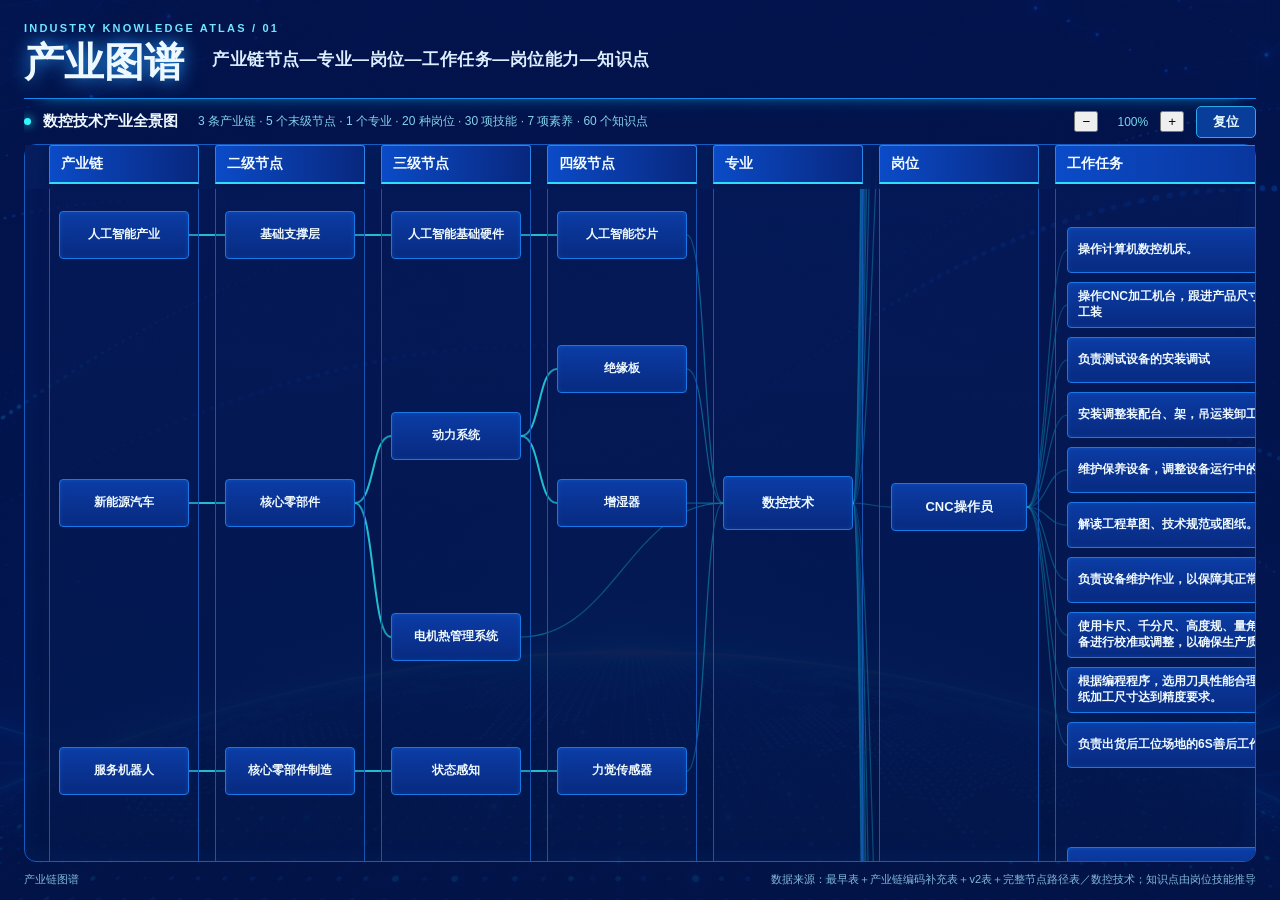
<file: maps/cnc-panorama/index.html>
<!doctype html>
<html lang="zh-CN">
<head>
  <meta charset="utf-8" />
  <meta name="viewport" content="width=device-width,initial-scale=1" />
  <script>if(new URLSearchParams(location.search).has('embed'))document.documentElement.classList.add('embedded')</script>
  <title>数控技术产业图谱</title>
  <link rel="stylesheet" href="style.css" />
  <link rel="stylesheet" href="refine.css" />
  <link rel="stylesheet" href="panorama.css?v=20261110-header" />
</head>
<body>
  <div class="app">
    <header>
      <div class="eyebrow">INDUSTRY KNOWLEDGE ATLAS / 01</div>
      <div class="title-line"><h1>产业图谱</h1><span>产业链节点—专业—岗位—工作任务—岗位能力—知识点</span></div>
    </header>
    <div class="map-name"><i></i><strong id="mapTitle">数控技术产业全景图</strong><span id="pathHint">滚轮缩放 · 拖拽平移 · 点击节点聚焦</span><button id="zoomOut" type="button" aria-label="缩小图谱">−</button><span id="zoomValue">100%</span><button id="zoomIn" type="button" aria-label="放大图谱">+</button><button id="resetView" type="button">复位</button></div>
    <div class="viewport-shell"><div id="fixedHeaders" class="pan-fixed-headers" aria-hidden="true"></div><main id="viewport" class="graph-scroll"><div id="stage"><div id="graph" class="panorama-graph"><svg id="edges" aria-hidden="true"></svg><div id="canvasNodes"></div></div></div></main></div>
    <footer><span>产业链图谱</span><span id="sourceText"></span></footer>
  </div>
  <script src="panorama-data.js"></script><script src="panorama.js?v=20261110-header"></script>
</body>
</html>
</file>
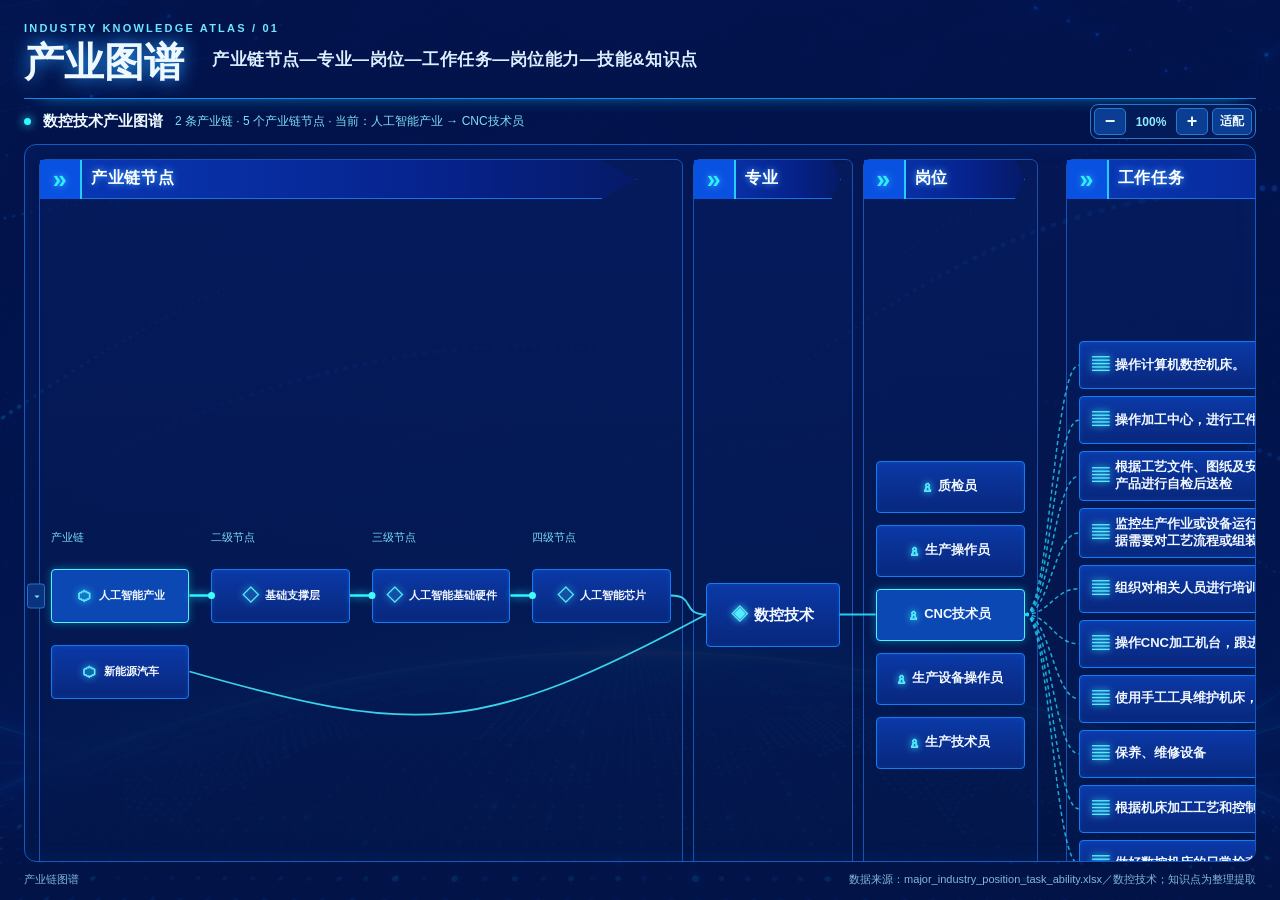
<file: maps/cnc/index.html>
<!doctype html>
<html lang="zh-CN">
<head>
  <meta charset="utf-8" />
  <meta name="viewport" content="width=device-width,initial-scale=1" />
  <script>if(new URLSearchParams(location.search).has('embed'))document.documentElement.classList.add('embedded')</script>
  <title>数控技术产业图谱</title>
  <link rel="stylesheet" href="style.css" />
  <link rel="stylesheet" href="refine.css" />
  <link rel="stylesheet" href="cnc.css" />
</head>
<body>
  <div class="app">
    <header>
      <div class="eyebrow">INDUSTRY KNOWLEDGE ATLAS / 01</div>
      <div class="title-line"><h1>产业图谱</h1><span>产业链节点—专业—岗位—工作任务—岗位能力—技能&知识点</span></div>
    </header>
    <div class="map-name"><i></i><strong id="mapTitle">数控技术产业图谱</strong><span id="pathHint"></span>
      <div class="zoom-controls" role="group" aria-label="图谱缩放">
        <button id="zoomOut" type="button" aria-label="缩小图谱">−</button>
        <output id="zoomValue" aria-live="polite">100%</output>
        <button id="zoomIn" type="button" aria-label="放大图谱">+</button>
        <button id="zoomFit" type="button" aria-label="适配窗口">适配</button>
      </div>
    </div>
    <main class="graph-scroll">
      <div id="graphStage" class="graph-stage">
        <div id="graph" class="graph">
          <svg id="edges" aria-hidden="true"></svg>
          <div id="columns" class="columns"></div>
        </div>
      </div>
    </main>
    <footer><span>产业链图谱</span><span id="sourceText"></span></footer>
  </div>
  <script src="data.js"></script><script src="cnc-app.js"></script>
</body>
</html>
</file>
<file: assets/index-DbTsbt1E.css>
.bp-shell{min-height:100vh;background:#f4f7fc;color:#15223a;display:grid;grid-template-columns:224px 1fr;grid-template-rows:64px 1fr}.bp-shell.is-collapsed{grid-template-columns:54px 1fr}.bp-side{grid-row:1/3;background:linear-gradient(180deg,#f8fbff,#eef5fb);border-right:1px solid #e3eaf3;position:relative;min-height:100vh}.bp-side-top{height:64px;border-bottom:1px solid #e5ebf3;display:flex;align-items:center;justify-content:flex-end;padding:0 18px}.bp-side-top button,.bp-header button{border:0;background:none;color:#506987}.bp-side-top svg{width:18px}.bp-side nav{padding:12px 7px 70px}.bp-home,.bp-group-head,.bp-sub{width:100%;border:0;background:none;color:#31435f;text-align:left}.bp-home{height:38px;display:flex;align-items:center;gap:10px;padding:0 12px;border-radius:10px;font-weight:700;margin-bottom:5px}.bp-home:hover{background:#e5efff;color:#075fec}.bp-home svg,.bp-group-head svg{width:17px}.bp-group{margin-bottom:8px}.bp-group-head{height:35px;display:flex;align-items:center;gap:10px;padding:0 10px;font-size:15px}.bp-group-head b{flex:1}.bp-group-head svg:last-child{width:13px}.bp-sub{height:31px;padding-left:35px;font-size:14px;border-radius:9px;white-space:nowrap}.bp-sub:hover,.bp-sub.active,.bp-group-head.active{color:#0761ee;background:#e2edff}.bp-collapse{position:absolute;bottom:0;left:0;width:100%;height:48px;border:0;border-top:1px solid #e2eaf4;background:#f3f8fc;color:#5a708c}.bp-header{grid-column:2;height:64px;background:#fff;border-bottom:1px solid #e5ebf3;display:flex;align-items:center;padding:0 28px;z-index:2}.bp-header h1{font-size:22px;margin:0;font-weight:800}.bp-user{margin-left:auto;display:flex;align-items:center;gap:10px;color:#243854}.bp-user button{position:relative}.bp-user button i{position:absolute;right:2px;top:0;width:7px;height:7px;background:#f04b55;border-radius:50%}.bp-user>span{display:grid;place-items:center;width:34px;height:34px;border-radius:50%;background:#2f72eb;color:#fff}.bp-user small{display:block;color:#8ba0bc}.bp-main{grid-column:2;padding:24px 28px;min-width:0}.bp-page{max-width:1600px;margin:auto}.bp-card{background:#fff;border:1px solid #e4eaf3;border-radius:14px;box-shadow:0 7px 20px #345d9910}.bp-page-lead{display:flex;justify-content:space-between;align-items:flex-end;margin:0 2px 20px}.bp-page-lead span{color:#1768f3}.bp-page-lead h2{font-size:27px;margin:7px 0}.bp-page-lead p{margin:0;color:#6f819d}.bp-search{height:42px;display:flex;align-items:center;border:1px solid #dce4ef;background:#fff;border-radius:7px;overflow:hidden}.bp-search svg{width:17px;margin:0 10px;color:#8ca0ba}.bp-search input{border:0;outline:0;min-width:250px;height:100%}.bp-search select{border:0;border-left:1px solid #e1e7f0;height:100%;padding:0 14px}.bp-industry-grid{display:grid;grid-template-columns:repeat(4,minmax(0,1fr));gap:16px}.bp-industry{border:1px solid #e2e8f0;border-radius:13px;background:#fff;text-align:left;overflow:hidden;box-shadow:0 4px 10px #45618d12;padding:0 14px 14px;color:#15223a}.bp-industry>div{height:75px;margin:0 -14px 10px;padding:0 16px;display:flex;align-items:center;justify-content:space-between}.bp-industry>div b{font-size:17px}.bp-industry>div svg{width:34px}.bp-industry .blue{background:linear-gradient(120deg,#eff7ff,#bce6ff);color:#1787d5}.bp-industry .orange{background:linear-gradient(120deg,#fff8ec,#ffd6a5);color:#ee7b1c}.bp-industry .pink{background:linear-gradient(120deg,#fff1f6,#ffc4d5);color:#db5788}.bp-industry .green{background:linear-gradient(120deg,#effcf8,#a8f0d7);color:#0ca983}.bp-industry .purple{background:linear-gradient(120deg,#f7f2ff,#d8c8ff);color:#7659e8}.bp-industry p{border-bottom:1px solid #edf1f6;padding-bottom:9px;color:#73839b}.bp-industry p strong{float:right;color:#142039}.bp-industry>span{display:flex;align-items:center;gap:5px;color:#0ba57e;font-size:12px}.bp-industry>span svg{width:14px}.bp-industry>strong{display:block;margin-top:3px}.bp-filters{display:flex;gap:18px;align-items:end;padding:18px;margin-bottom:20px}.bp-filters label,.bp-inline-fields label{display:flex;flex-direction:column;gap:6px;color:#6e819c;font-size:13px}.bp-filters select,.bp-inline-fields input,.bp-inline-fields select,.bp-resource-filter input,.bp-resource-filter select{height:42px;min-width:180px;border:1px solid #d8e1ec;border-radius:8px;background:#fff;padding:0 12px;color:#44556d}.bp-filters label:last-of-type{flex:1}.bp-primary{height:42px;border:0;border-radius:8px;background:#1766ea;color:#fff;padding:0 18px;display:inline-flex;align-items:center;justify-content:center;gap:6px}.bp-primary svg{width:17px}.bp-stat-grid{display:grid;gap:16px;margin-bottom:20px}.bp-stat-grid.two{grid-template-columns:repeat(2,1fr)}.bp-stat-grid.three{grid-template-columns:repeat(3,1fr)}.bp-stat-grid.four{grid-template-columns:repeat(4,1fr)}.bp-stat{min-height:118px;background:#fff;border:1px solid #e5eaf2;border-radius:14px;padding:24px;display:flex;flex-direction:column;justify-content:center}.bp-stat strong{font-size:31px}.bp-stat span{color:#6d809b;margin-top:7px}.bp-stat.orange strong{color:#e27b00}.bp-stat.green strong{color:#00a371}.bp-stat.pink strong{color:#dc4887}.bp-chart-grid{display:grid;grid-template-columns:1fr 1fr;gap:18px;margin-bottom:20px}.bp-chart-grid>.bp-card,.bp-chart-grid>section{padding:18px}.bp-section-title{font-size:17px;margin:0 0 18px;padding-left:12px;border-left:4px solid #1766ed}.bp-section-title.purple{border-color:#7b3ff2}.bp-bars{display:flex;flex-direction:column;gap:9px;padding:8px 0}.bp-bars>div{display:grid;grid-template-columns:80px 1fr 52px;align-items:center;gap:8px;font-size:12px}.bp-bars i{height:13px;background:linear-gradient(90deg,#2f6de9,#83b9f6);border-radius:0 4px 4px 0}.bp-bars.orange i{background:linear-gradient(90deg,#ff4a43,#ff961b)}.bp-bars.green i{background:linear-gradient(90deg,#09a995,#66d3c4)}.bp-bars.mix i{background:linear-gradient(90deg,#2e70e9 0,#2e70e9 63%,#ff7518 63%)}.bp-donut{width:220px;height:220px;border-radius:50%;margin:15px auto;background:conic-gradient(#ff7011 0,#ff7011 73%,#f0b900 73%,#f0b900 93%,#19b7a8 93%,#19b7a8 97%,#236ce8 97%);display:grid;place-items:center}.bp-donut:before{content:"";position:absolute;width:120px;height:120px;background:#fff;border-radius:50%}.bp-donut>div{position:relative;z-index:1;text-align:center;display:flex;flex-direction:column}.bp-donut.green{background:conic-gradient(#129c8d 0,#129c8d 52%,#edb500 52%,#edb500 67%,#7b36e6 67%,#7b36e6 75%,#f05800 75%)}.bp-donut.red{background:conic-gradient(#d82727 0,#d82727 86%,#3182ed 86%)}.bp-donut.blue{background:conic-gradient(#2369dd 0,#2369dd 81%,#1fa991 81%)}.bp-empty-chart{padding:18px;min-height:180px}.bp-empty-chart p{text-align:center;color:#9aabc2;padding:50px}.bp-hint{background:#eef9ff;border:1px solid #d6eefb;border-radius:8px;padding:13px 18px;margin-bottom:18px;display:flex;align-items:center;gap:12px;color:#1c557a}.bp-hint svg{color:#00a4ee;width:20px}.bp-ai{background:linear-gradient(120deg,#fbf9ff,#fff);border:1px solid #ebe5fb;border-radius:13px;padding:20px;margin-bottom:18px}.bp-ai>div{font-size:17px;font-weight:700;display:flex;gap:8px;align-items:center;color:#2f1b69}.bp-ai>div svg{width:20px;color:#7340ef}.bp-ai p,.bp-ai li{line-height:1.8;color:#43536a}.bp-insights{display:grid;grid-template-columns:repeat(4,1fr);gap:14px}.bp-insights span{background:#fff;border:1px solid #e6eaf2;border-radius:8px;padding:13px;line-height:1.6;font-size:13px}.bp-year{display:flex;gap:30px;align-items:center;background:#fff;border:1px solid #e4eaf2;border-radius:12px;padding:18px;margin-bottom:20px}.bp-year span{background:#f1f3f7;padding:7px 10px;border-radius:6px}.bp-block-title{font-size:20px;margin:25px 0 12px}.bp-filter-title{padding:20px;display:flex;gap:15px;margin-bottom:20px}.bp-filter-title>svg{color:#168fd7}.bp-filter-title h2{margin:0 0 17px}.bp-inline-fields{display:flex;align-items:end;gap:18px}.bp-policy-item{padding:14px 20px;border-left:2px solid #2e72e7;margin-left:12px}.bp-policy-item>b{color:#647995}.bp-policy-item h3{font-size:16px}.bp-policy-item p{color:#61728a;line-height:1.6}.bp-cloud{min-height:290px;display:flex;flex-wrap:wrap;align-content:center;justify-content:center;gap:16px;color:#1d67e8}.bp-cloud b{font-size:28px;color:#ff6f00}.bp-cloud strong{font-size:22px;color:#00a171}.bp-cloud i{font-size:19px;color:#713ce5}.bp-cloud em{font-style:normal;color:#e28900}.bp-columns{height:260px;display:flex;align-items:flex-end;justify-content:space-around;border-bottom:1px solid #dfe7f2;padding:20px 35px}.bp-columns i{width:7%;background:linear-gradient(#66a9f7,#2e70e9);border-radius:5px 5px 0 0;position:relative}.bp-columns.large i small{position:absolute;bottom:-23px;left:50%;transform:translate(-50%);font-style:normal;color:#70819b}.bp-tabs{display:flex;border-bottom:1px solid #e5ebf3;margin-bottom:15px}.bp-tabs button,.bp-toolbar button{border:0;background:none;padding:10px 15px;color:#657892}.bp-tabs .active,.bp-toolbar .active{color:#1165ee;border-bottom:2px solid #1165ee}.bp-radar{height:270px;max-width:320px;margin:auto;clip-path:polygon(50% 0,100% 38%,82% 100%,18% 100%,0 38%);background:linear-gradient(135deg,#dbe8ff,#8eb4ff);display:flex;flex-wrap:wrap;align-content:center;justify-content:center;gap:20px;padding:50px}.bp-radar span{font-size:12px}.bp-tags{display:flex;flex-wrap:wrap;gap:10px}.bp-tags span{background:#eef5ff;color:#2861ad;border:1px solid #d3e2f6;border-radius:15px;padding:7px 13px}.bp-bubbles{height:300px;display:flex;align-items:center;justify-content:center;flex-wrap:wrap;gap:7px}.bp-bubbles span{border-radius:50%;display:grid;place-items:center;background:#d9e8ff;color:#2164bd;font-size:11px;box-shadow:0 0 0 6px #edf4ff}.bp-list{list-style:none;margin:0;padding:0}.bp-list li{padding:12px 5px;border-bottom:1px solid #edf1f6}.bp-list span{float:right;color:#1766ed}.bp-map{height:300px;background:radial-gradient(circle,#dce9ff 0 5%,transparent 6%),linear-gradient(135deg,#f8fbff,#eef5ff);position:relative;display:grid;place-items:center;color:#1766ed}.bp-map>svg{width:60px;height:60px}.bp-map i{position:absolute;width:20px;height:20px;border:5px solid #2f73ec;border-radius:50%;opacity:.5}.bp-map i:nth-of-type(1){left:25%;top:35%}.bp-map i:nth-of-type(2){left:45%;top:25%}.bp-map i:nth-of-type(3){left:60%;top:48%}.bp-map i:nth-of-type(4){left:38%;top:65%}.bp-map i:nth-of-type(5){left:70%;top:25%}.bp-muted{color:#6d7f98}.bp-match{height:360px;position:relative;display:grid;place-items:center}.bp-center-node{width:150px;height:150px;border-radius:50%;background:#1766ed;color:#fff;display:grid;place-items:center;text-align:center;padding:20px;box-shadow:0 0 0 18px #e7f0ff}.bp-match>span{position:absolute;background:#fff;border:1px solid #cfe0f7;border-radius:28px;padding:13px 18px;box-shadow:0 5px 14px #3261a320}.bp-match>span b{display:block;color:#1766ed;text-align:center}.bp-match .p0{top:20px}.bp-match .p1{right:12%;top:28%}.bp-match .p2{right:18%;bottom:10%}.bp-match .p3{left:18%;bottom:10%}.bp-match .p4{left:12%;top:28%}.bp-resource-filter{padding:20px;margin-bottom:20px}.bp-actions{text-align:right;margin-bottom:18px}.bp-actions label{cursor:pointer}.bp-toolbar{display:flex;align-items:center;gap:5px;margin-bottom:10px}.bp-toolbar .bp-search{margin-right:10px}.bp-link{border:0;background:none;color:#1264eb}.bp-plan-grid{display:grid;grid-template-columns:repeat(3,1fr);gap:16px}.bp-plan{background:#fff;border:1px solid #e2e8f1;border-radius:13px;padding:18px;position:relative;min-height:220px;box-shadow:0 4px 13px #345f9b10}.bp-plan>span{position:absolute;right:18px;color:#00a373;background:#e8fbf4;border-radius:15px;padding:4px 10px}.bp-plan h3{font-size:16px;line-height:1.6;padding-right:55px;min-height:50px}.bp-plan>div{display:flex;gap:6px;flex-wrap:wrap}.bp-plan i{font-style:normal;font-size:12px;border:1px solid #dce3ec;border-radius:5px;padding:4px 7px;color:#76859a}.bp-plan i:first-child{color:#1681e8;background:#edf7ff}.bp-plan p{color:#3f5067}.bp-plan footer{position:absolute;bottom:16px;left:18px;right:18px;border-top:1px solid #edf1f5;padding-top:12px;text-align:right}.bp-plan footer button{border:1px solid #d6dee9;background:#fff;border-radius:6px;padding:7px 11px;margin-left:8px;display:inline-flex;gap:5px;align-items:center}.bp-plan footer svg{width:15px}.bp-plan footer .danger{color:#ff565b;border-color:#ffb8ba;background:#fff5f5}.bp-table-wrap{overflow:auto}.bp-table{width:100%;border-collapse:collapse;font-size:13px}.bp-table th{text-align:left;color:#72839b;font-weight:600;background:#f6f9fd}.bp-table th,.bp-table td{padding:13px 12px;border-bottom:1px solid #e9eef5;white-space:nowrap}.bp-table td:last-child{color:#075fee}.bp-table td:last-child svg{width:15px;vertical-align:-3px;margin-left:6px}.bp-table tr:hover td{background:#f9fbff}@media(max-width:1250px){.bp-shell{grid-template-columns:205px 1fr}.bp-main{padding:18px}.bp-industry-grid{grid-template-columns:repeat(3,1fr)}.bp-insights,.bp-plan-grid{grid-template-columns:repeat(2,1fr)}.bp-filters{flex-wrap:wrap}.bp-stat-grid.four{grid-template-columns:repeat(2,1fr)}}.bp-shell{grid-template-rows:57px 64px 1fr}.bp-global{grid-column:1/3;grid-row:1}.bp-side{grid-column:1;grid-row:2/4;min-height:calc(100vh - 57px)}.bp-header{grid-column:2;grid-row:2}.bp-main{grid-column:2;grid-row:3}.bp-shell{display:block}.bp-side{display:none}.bp-global{height:57px}.bp-header{height:56px;padding:0 28px}.bp-main{padding:24px 28px}.bp-header h1{font-size:21px}.bp-shell .site-masthead{width:100%}.bp-shell .bp-header{height:62px;background:#fff;border-bottom:1px solid #e4eaf3;padding:0 34px}.bp-shell .bp-header h1{font-size:22px;color:#102a54}.bp-shell .bp-header h1:before{content:"";display:inline-block;width:5px;height:24px;background:#1769e7;border-radius:4px;margin-right:13px;vertical-align:-5px}.bp-shell .bp-main{padding:24px 34px 36px;background:#f3f7fd}@media(max-width:1200px){.bp-shell .bp-main{padding:18px}.bp-shell .bp-header{padding:0 18px}}*{box-sizing:border-box}html,body,#root{margin:0;min-width:1100px;min-height:100%;font-family:Microsoft YaHei,PingFang SC,Arial,sans-serif;color:#0a1b43}button,input{font:inherit}button{cursor:pointer}.app{min-height:100vh;background:#f3f7ff}.topbar{height:57px;background:linear-gradient(110deg,#0b3c86,#0b4baa 70%,#093c88);display:flex;align-items:center;color:#fff;padding:0 27px 0 35px;gap:23px;white-space:nowrap;box-shadow:0 2px 7px #1e51a72b}.brand{width:281px;height:42px;object-fit:contain}.top-divider{width:1px;height:21px;background:#a4c7f7}.platform{font-size:23px;letter-spacing:.5px}.slogan{font-size:16px}.top-spacer{flex:1}.iconbtn,.userbtn{border:0;background:none;color:#fff}.bell{position:relative;margin-right:8px}.bell i{position:absolute;right:3px;top:1px;width:7px;height:7px;background:#ff4e67;border-radius:50%}.avatar{width:33px;height:33px;background:#fff;color:#0b54bd;border-radius:50%;display:grid;place-items:center}.userbtn{display:flex;align-items:center;gap:12px;text-align:left;padding:0;font-size:13px}.userbtn small{display:block;font-size:11px;margin-top:2px}.shell{display:flex;min-height:calc(100vh - 57px)}.sidebar{width:224px;flex:0 0 224px;background:linear-gradient(155deg,#f7faff,#e8f1ff);position:relative;border-right:1px solid #dae8fa;padding:36px 7px 32px;min-height:884px}.sidebar.collapsed{width:45px;flex-basis:45px}.collapse{position:absolute;right:15px;top:15px;background:none;border:0;color:#24528f}.sidegroup{margin-bottom:10px}.sidehead{width:100%;height:27px;display:flex;align-items:center;gap:10px;border:0;background:none;text-align:left;color:#0b1b3c;padding:0 10px;font-size:15px}.sidehead svg{width:17px;height:17px;color:#3e618f}.sidehead b{flex:1}.sidehead .chev{width:13px;height:13px}.sideitem{width:100%;display:block;text-align:left;border:0;background:none;height:28px;padding:3px 0 3px 41px;font-size:14px;color:#15274c;white-space:nowrap}.sideitem:hover,.sidehead:hover{color:#075ce6}.sideitem.current{padding-left:41px;color:#0960e9;font-weight:700}.sideitem.selected{background:#d4e5ff;border-radius:12px;height:34px;padding-top:6px}.side-art{position:absolute;bottom:0;left:0;right:0;height:112px;opacity:.2;background:linear-gradient(0deg,#92befb,transparent);pointer-events:none}.main{flex:1;min-width:0;padding:0 18px 16px 27px;background:radial-gradient(circle at 88% 0%,#d7eaff 0%,transparent 32%),#f4f8ff}.hero{height:88px;padding:10px 24px;position:relative;background:linear-gradient(90deg,#f2f7ff,#e4f0ffbb 48%,#d5e9ff33 70%),url(/assets/campus-banner.jpg) right 34%/auto 280px no-repeat}.hero h1{font-size:28px;margin:1px 0;line-height:40px;font-weight:800;letter-spacing:1px}.hero h1:before{content:"";display:inline-block;width:8px;height:31px;background:#085df2;border-radius:4px;vertical-align:-6px;margin-right:16px}.hero p{font-size:13px;color:#425a83;margin:0 0 0 24px}.panel{background:#ffffffd9;border:1px solid #e7eef9;border-radius:15px;box-shadow:0 5px 17px #2865bd12}.overview{height:278px;padding:9px 13px 11px;margin-bottom:7px}.section-title{height:39px;display:flex;align-items:center;gap:12px;padding:0 5px;white-space:nowrap}.section-title h2{font-size:19px;line-height:1;margin:0;font-weight:800}.title-icon{width:25px;height:25px;background:#0863ef;border-radius:6px;color:#fff;display:grid;place-items:center}.plain-icon{color:#0861ee;width:25px;display:grid;place-items:center}.count{background:#e2efff;color:#0860ee;padding:5px 17px;border-radius:18px;font-size:14px;font-weight:700}.count b{font-size:21px}.hint{font-size:13px;color:#52698f;overflow:hidden;text-overflow:ellipsis}.college-grid{display:grid;grid-template-columns:repeat(4,minmax(0,1fr));gap:14px;height:210px}.college{border:1px solid #e5eaf6;border-radius:15px;padding:9px 14px;overflow:hidden;box-shadow:0 3px 5px #335ea312}.college.blue{background:linear-gradient(160deg,#e5f3ff,#fff 55%)}.college.purple{background:linear-gradient(160deg,#efedff,#fff 55%)}.college.green{background:linear-gradient(160deg,#e6fbf6,#fff 55%)}.college.orange{background:linear-gradient(160deg,#fff0e8,#fff 55%)}.college-head{height:35px;display:flex;align-items:center;gap:16px;font-size:16px;white-space:nowrap}.college-head svg{width:26px;height:26px;color:#1683fb}.purple .college-head svg{color:#7451fb}.green .college-head svg{color:#00b879}.orange .college-head svg{color:#ff8d00}.tags{display:flex;flex-wrap:wrap;align-content:start;gap:5px 8px;padding-top:2px}.tags button{border:1px solid #d2dff0;border-radius:14px;background:#f7faffc9;color:#14264c;padding:2px 11px;font-size:13px;line-height:17px;white-space:nowrap}.tags button:hover{color:#005ef5;border-color:#70a7ff;background:#e9f3ff}.nodes{height:87px;padding:3px 13px 7px;margin-bottom:7px}.nodes .section-title{height:31px}.node-grid{display:grid;grid-template-columns:repeat(7,minmax(0,1fr));gap:13px;padding:0 12px}.node{height:43px;border:0;border-radius:9px;display:flex;align-items:center;justify-content:space-around;color:#0a1a3d;font-size:15px;box-shadow:0 3px 8px #315e9a12;white-space:nowrap}.node svg:first-child{color:#0967f0}.node svg:last-child{width:15px;color:#0f62f0}.n0,.n5{background:#eff6ff}.n1,.n3{background:#f6f2ff}.n2{background:#ecfbfa}.n4{background:#fff5ec}.n6{background:#eafaf4}.n1 svg:first-child,.n3 svg:first-child{color:#7656ff}.n2 svg:first-child,.n6 svg:first-child{color:#00aa8e}.n4 svg:first-child{color:#ff8a00}.functions{height:259px;padding:3px 12px 12px;margin-bottom:8px}.functions .section-title{height:36px}.table-scroll{height:205px;overflow:auto;border:1px solid #e1ebf8;border-radius:9px;scrollbar-width:thin}.table-scroll table{border-collapse:collapse;width:100%;min-width:1270px;table-layout:fixed;font-size:13px;text-align:center}.table-scroll thead{position:sticky;top:0;z-index:2;background:#eef4fc}.table-scroll th{height:28px;color:#101c37;font-weight:700}.table-scroll td{height:29px;border-top:1px solid #e6edf7;background:#ffffffdc}.table-scroll th:first-child{width:55px}.table-scroll th:nth-child(2){width:178px}.table-scroll th:nth-child(3){width:145px;background:#dcecff}.table-scroll th:nth-child(4),.table-scroll th:nth-child(5),.table-scroll th:nth-child(6){width:100px}.table-scroll th:nth-child(7),.table-scroll th:nth-child(8),.table-scroll th:nth-child(9){width:120px}.table-scroll th:nth-child(10),.table-scroll th:nth-child(11){width:120px}.table-scroll th:nth-child(12){width:100px}.table-scroll td.plan-cell{background:#e4f0ff}.entry{border:0;background:none;color:#005bea;font-weight:700;padding:0;white-space:nowrap}.entry{display:inline-flex;align-items:center;justify-content:center;gap:3px;font-size:13px}.entry:hover{text-decoration:underline}.bottom{display:grid;grid-template-columns:2fr 1fr;gap:15px;height:136px}.shortcuts,.recent{padding:4px 12px 9px}.shortcuts .section-title,.recent .section-title{height:36px}.shortcut-grid{display:grid;grid-template-columns:repeat(3,1fr);gap:12px}.shortcut{height:81px;border:1px solid #e8eef9;background:linear-gradient(160deg,#fff,#edf6ff);border-radius:12px;display:flex;align-items:center;text-align:left;padding:10px 14px;gap:12px;color:#091b3e}.shortcut.s1{background:linear-gradient(160deg,#fff,#f2f0ff)}.shortcut.s2{background:linear-gradient(160deg,#fff,#e8faf5)}.shortcut>span{width:43px;height:43px;background:#e8f4ff;display:grid;place-items:center;border-radius:50%;color:#0874ed}.shortcut.s1>span{color:#7653ee;background:#efeaff}.shortcut.s2>span{color:#00b967;background:#e0f9ec}.shortcut div{flex:1;min-width:0}.shortcut b{display:block;font-size:15px}.shortcut small{display:block;color:#576c8b;font-size:12px;margin-top:4px;white-space:nowrap;overflow:hidden;text-overflow:ellipsis}.shortcut>svg{color:#0562ec}.recent .section-title button{margin-left:auto;border:0;background:none;color:#005eea;display:flex;align-items:center}.visit{width:100%;height:29px;display:flex;gap:12px;align-items:center;border:0;border-top:1px solid #e5ecf6;background:none;text-align:left;color:#14284b;font-size:13px;padding:0 9px}.visit svg{color:#3e6298}.visit span{flex:1;white-space:nowrap;overflow:hidden;text-overflow:ellipsis}.visit time{color:#395276;white-space:nowrap}.business{padding:20px 12px 40px}.back{border:0;background:none;color:#125ed2;display:flex;align-items:center;gap:6px;margin-bottom:16px}.business-hero{padding:24px 30px;border-radius:15px;color:#fff;background:linear-gradient(105deg,#0e54ba,#247ed7);margin-bottom:16px}.business-hero h1{font-size:28px;margin:8px 0}.business-hero p{margin:0}.demo{font-size:12px;background:#eaf4ff;color:#1762bc;padding:5px 9px;border-radius:12px}.business-hero .demo{background:#ffffff3b;color:#fff}.context{display:flex;gap:12px;margin-bottom:16px}.context span{background:#fff;border:1px solid #e5eefa;border-radius:9px;padding:10px 16px;color:#566987}.context b{color:#123367}.business-card{background:#fff;border:1px solid #e0eaf8;border-radius:13px;padding:20px;margin-bottom:16px;box-shadow:0 4px 12px #2456a010}.business-title{display:flex;align-items:center;justify-content:space-between}.business-title h2,.business-card h2{font-size:20px;margin:0 0 15px}.primary{background:#0964e8;color:#fff;border:0;border-radius:7px;padding:9px 15px;display:flex;gap:7px;align-items:center}.business-tabs{display:flex;gap:10px;border-bottom:1px solid #e8eef7;margin:10px 0}.business-tabs button{background:none;border:0;padding:10px;color:#50617e}.business-tabs .active{color:#005ce7;border-bottom:2px solid #005ce7}.business-row{display:grid;grid-template-columns:2.5fr .7fr 1fr .9fr 1.4fr;align-items:center;gap:12px;min-height:43px;border-bottom:1px solid #e7eef7;font-size:14px}.business-row.header{background:#f3f7fc;font-weight:700}.business-row button{border:0;background:none;color:#0964e8;margin-right:15px}.empty{text-align:center;padding:40px;color:#789}.business-cards{display:grid;grid-template-columns:repeat(3,1fr);gap:14px}.business-cards button{background:#fff;border:1px solid #deebfb;border-radius:11px;min-height:100px;display:flex;flex-direction:column;align-items:flex-start;justify-content:center;padding:20px;color:#1358b5;gap:5px}.business-cards b{color:#163051}.business-cards small{color:#657b9a}.embedded button{background:#f8fbff}.module-intro{color:#566b8b}.search{display:flex;align-items:center;gap:5px;border:1px solid #dce7f8;border-radius:7px;padding:4px 8px}.search input{border:0;outline:0}.related{display:flex;gap:9px;flex-wrap:wrap}.related button{border:1px solid #d5e4f6;color:#244577;background:#f8fbff;border-radius:15px;padding:5px 12px}.related .active{color:#fff;background:#0866e8}.business-row.clickable{display:flex;cursor:pointer;gap:15px}.business-row.clickable svg:last-child{margin-left:auto}.hero{padding-left:0;background:linear-gradient(90deg,#f2f7ff,#e4f0ffed 54%,#d5e9ff22),url(/assets/campus-banner.jpg) right center/600px 266px no-repeat}.hero{height:96px}.overview{height:269px}.overview .section-title{height:36px}.sidebar{padding-top:9px}.collapse{top:17px;right:12px}.sidebar nav{padding-top:0}.sideitem.current{display:flex;align-items:center;gap:10px;width:calc(100% - 36px);height:36px;margin:0 36px 8px 0;padding:0 10px;font-size:15px;text-align:left}.sideitem.current svg{flex:none;color:#0960e9}.sideitem.selected{padding-top:0}.college-note{margin-left:auto;color:#587397;font-size:12px;overflow:hidden;text-overflow:ellipsis}.site-nav{height:50px;background:#fff;border-bottom:1px solid #dbe5f2;box-shadow:0 3px 10px #184f9414;position:relative;z-index:20}.site-nav-inner{height:100%;display:flex;align-items:stretch;justify-content:center;padding:0 24px}.site-nav button{border:0;background:none;color:#183252}.site-nav-home,.site-nav-group>button{height:100%;display:flex;align-items:center;justify-content:center;gap:8px;padding:0 24px;font-size:15px;font-weight:700;position:relative;white-space:nowrap}.site-nav button svg{width:18px}.site-nav-home:hover,.site-nav-home.active,.site-nav-group>button:hover,.site-nav-group>button.active{color:#075fe8}.site-nav-home.active:after,.site-nav-group>button.active:after{content:"";position:absolute;left:20px;right:20px;bottom:0;height:3px;background:#0864ed;border-radius:3px 3px 0 0}.site-nav-group{position:relative;height:100%}.site-nav-chevron{width:13px!important;transition:transform .18s}.site-nav-group.open .site-nav-chevron{transform:rotate(180deg)}.site-nav-dropdown{display:none;position:absolute;top:49px;left:50%;transform:translate(-50%);min-width:220px;padding:8px;background:#fff;border:1px solid #dce6f3;border-radius:0 0 10px 10px;box-shadow:0 12px 28px #173a6b26}.site-nav-group.open .site-nav-dropdown{display:block}.site-nav-dropdown button{display:block;width:100%;height:40px;text-align:left;padding:0 14px;border-radius:7px;color:#405675;font-weight:400}.site-nav-dropdown button:hover,.site-nav-dropdown button.active{background:#eaf2ff;color:#0861e9}.shell{min-height:calc(100vh - 107px)}.shell>.main{width:100%;padding-left:18px}.tags span{border:1px solid #d2dff0;border-radius:14px;background:#f7faffc9;color:#14264c;padding:2px 11px;font-size:13px;line-height:17px;white-space:nowrap}.bottom{margin-top:8px}@media(max-width:1400px){.topbar{gap:14px}.brand{width:230px}.platform{font-size:19px}.slogan{font-size:13px}.main{padding-left:15px;padding-right:12px}.college-grid{gap:7px}.college{padding:7px}.college-head{font-size:13px;gap:5px}.tags button{font-size:11px;padding:1px 6px}.node-grid{gap:5px}.node{font-size:12px}.node svg:first-child{width:18px}.section-title h2{font-size:17px}.hint{font-size:11px}}.site-masthead{position:relative;z-index:30;min-height:142px;color:#fff;background:linear-gradient(180deg,#05225599,#07327361 58%,#063e889c),url(/assets/official-banner-1.jpg) center top / cover no-repeat;box-shadow:0 8px 24px #0b3e8626}.site-masthead:after{content:"";position:absolute;bottom:0;left:0;right:0;height:3px;background:linear-gradient(90deg,#e8f3ff,#76b7ff 55%,#e8f3ff)}.site-masthead .topbar{height:82px;padding:0 38px;gap:20px;background:none;box-shadow:none;border-bottom:1px solid #ffffff42}.site-masthead .brand{width:326px;height:53px;object-fit:contain;filter:drop-shadow(0 1px 2px #001d5066)}.site-masthead .brand-lockup{display:flex;align-items:center;justify-content:center;width:70px;flex:none}.site-masthead .brand-mark{width:60px;height:68px;object-fit:contain;flex:none;filter:drop-shadow(0 1px 2px #001d5066)}.site-masthead .top-divider{height:28px;background:#ffffff80}.site-masthead .platform{font-size:22px;letter-spacing:.4px;text-shadow:0 2px 6px #00275c8c}.site-masthead .slogan{font-size:14px;text-shadow:0 1px 4px #00275caa}.site-masthead .iconbtn,.site-masthead .userbtn{color:#fff}.site-masthead .site-nav{height:60px;background:transparent;border:0;box-shadow:none}.site-masthead .site-nav-inner{justify-content:center;gap:5px;padding:0 28px}.site-masthead .site-nav-home,.site-masthead .site-nav-group>button{color:#fff;font-size:16px;padding:0 25px;text-shadow:0 1px 5px #002858c7;transition:background .18s,color .18s}.site-masthead .site-nav-home:hover,.site-masthead .site-nav-group>button:hover,.site-masthead .site-nav-home.active,.site-masthead .site-nav-group>button.active{color:#fff;background:#ffffff24}.site-masthead .site-nav-home.active:after,.site-masthead .site-nav-group>button.active:after{background:#fff;left:24px;right:24px}.site-masthead .site-nav-dropdown{top:60px;border:1px solid #d8e7fa;border-radius:0 0 13px 13px;box-shadow:0 18px 35px #0b326442}.site-masthead .site-nav-dropdown button{color:#284468;text-shadow:none}.site-masthead .site-nav-dropdown button:hover,.site-masthead .site-nav-dropdown button.active{color:#075fe8}.shell{min-height:calc(100vh - 142px)}.shell>.main{padding:20px 26px 26px;background:#f3f7fd}.hero{height:auto;min-height:82px;margin-bottom:14px;padding:13px 22px;border:1px solid #e1ebf8;border-radius:14px;background:linear-gradient(100deg,#fff,#f4f9ff 70%,#e7f2ff);box-shadow:0 5px 18px #1f4d8e0d}.hero h1{margin:0 0 4px;font-size:27px}.hero p{font-size:13px;line-height:1.65}.panel{border-color:#e1eaf6;box-shadow:0 6px 22px #31588c12}.overview{height:auto;min-height:278px;margin-bottom:12px}.college{cursor:pointer;transition:border-color .18s,box-shadow .18s,transform .18s}.college:hover{border-color:#8bbcff;box-shadow:0 7px 18px #2368b525;transform:translateY(-2px)}.college.selected{border:2px solid #2373e6;box-shadow:0 0 0 3px #2e82ee1a,0 8px 18px #2368b51e}.college .college-head{width:100%;padding:0;border:0;background:transparent;text-align:left;color:#102451;cursor:pointer}.college .college-head:focus-visible,.college .tags button:focus-visible{outline:2px solid #0e65df;outline-offset:2px}.college .tags button.active{background:#1768e9;border-color:#1768e9;color:#fff;font-weight:700}.nodes{margin-bottom:12px}.functions{height:auto;padding:10px 16px 16px;margin-bottom:12px}.functions .section-title{height:44px}.selected-major{margin-left:auto;padding:6px 12px;border-radius:99px;background:#edf5ff;color:#1460c5;font-size:12px;font-weight:700;max-width:255px;overflow:hidden;text-overflow:ellipsis}.table-scroll{height:258px;border-color:#dbe8f7;background:#fff}.table-scroll table{min-width:1050px;font-size:13px}.table-scroll th{height:36px;background:#ecf3fc}.table-scroll th:first-child{width:56px}.table-scroll th:nth-child(2){width:228px}.table-scroll th:nth-child(n+3){width:auto}.table-scroll th:nth-child(3){background:#dcecff}.table-scroll td{height:37px}.table-scroll td.plan-cell{background:#edf5ff}.table-scroll tbody tr:hover td{background:#f0f7ff}.entry{font-size:13px}.bottom{grid-template-columns:minmax(0,2fr) minmax(0,1fr)}.bottom>.panel,.shortcut-grid,.shortcut,.visit span{min-width:0}@media(max-width:1500px){.site-masthead .topbar{gap:13px;padding:0 23px}.site-masthead .brand{width:280px}.site-masthead .platform{font-size:19px}.site-masthead .slogan{font-size:12px}.site-masthead .site-nav-home,.site-masthead .site-nav-group>button{padding:0 17px;font-size:14px}}@media(max-width:1500px){.site-masthead .brand-lockup{width:64px}.site-masthead .brand-mark{width:56px;height:64px}}@media(max-width:1200px){.site-masthead .slogan,.site-masthead .top-divider:nth-of-type(2){display:none}.site-masthead .site-nav-inner{justify-content:space-between;padding:0 12px}.site-masthead .site-nav-home,.site-masthead .site-nav-group>button{padding:0 8px;font-size:13px}.site-masthead .site-nav button svg{width:15px}.shell>.main{padding:15px}}.overview{min-height:0;padding:14px 16px 18px;margin-bottom:14px}.overview .section-title{height:44px;margin-bottom:10px}.focus-major-grid{display:grid;grid-template-columns:repeat(4,minmax(0,1fr));gap:12px}.focus-major{min-height:82px;display:flex;align-items:center;gap:13px;text-align:left;padding:12px 15px;border:1px solid #dfeaf9;border-radius:13px;background:linear-gradient(145deg,#f5f9ff,#fff);color:#12264b;box-shadow:0 3px 8px #2b5a9a0d;transition:border-color .18s,transform .18s,box-shadow .18s}.focus-major:hover,.focus-major.active{border-color:#3780ea;box-shadow:0 7px 18px #2264c01c;transform:translateY(-2px)}.focus-major.active{background:#eaf3ff}.focus-major-number{font-size:18px;font-weight:800;color:#1766df;background:#e5f0ff;min-width:40px;height:40px;border-radius:10px;display:grid;place-items:center}.focus-major-name{flex:1;min-width:0;font-weight:700;font-size:15px;line-height:1.35}.focus-major-name small{display:block;width:max-content;max-width:100%;margin-top:4px;padding:2px 7px;border-radius:10px;background:#e6f0ff;color:#1560cb;font-size:10px;font-weight:600}.focus-major>svg{color:#1265df;flex:none}.functions .table-scroll{height:auto;max-height:365px}.functions .table-scroll table{min-width:1080px}@media(max-width:1300px){.focus-major-grid{grid-template-columns:repeat(2,minmax(0,1fr))}}.industry-map{padding:10px 16px 16px;margin-bottom:14px}.industry-map .section-title{height:44px}.map-placeholder{min-height:174px;display:flex;flex-direction:column;align-items:center;justify-content:center;gap:16px;padding:20px;border:1px dashed #a9c8f0;border-radius:12px;background:radial-gradient(circle at 50% 45%,#e9f3ff 0,#f8fbff 56%,#f4f9ff)}.map-placeholder-diagram{display:flex;align-items:center;justify-content:center;width:100%;gap:0}.map-placeholder-node,.map-placeholder-center{min-height:46px;display:grid;place-items:center;text-align:center;padding:7px 16px;border-radius:11px;font-size:13px;font-weight:700}.map-placeholder-node{min-width:112px;background:#fff;border:1px solid #cbdff8;color:#50719f}.map-placeholder-center{min-width:220px;max-width:360px;background:#1565df;color:#fff;box-shadow:0 7px 18px #1766df36}.map-placeholder-line{width:clamp(36px,9vw,150px);height:2px;background:linear-gradient(90deg,#a6c7f3,#1766df,#a6c7f3)}.map-placeholder-note{display:flex;flex-direction:column;align-items:center;gap:5px;text-align:center}.map-placeholder-note strong{font-size:14px;color:#20416f}.map-placeholder-note span{font-size:12px;color:#6780a2}.map-placeholder-sequence{max-width:100%;padding:13px 20px;border-radius:12px;background:#e9f3ff;border:1px solid #c6dcfb;color:#174b91;font-size:clamp(14px,1.1vw,19px);font-weight:700;text-align:center;white-space:normal;line-height:1.5}.site-masthead .site-nav-dropdown{min-width:max-content;max-width:calc(100vw - 24px)}.site-masthead .site-nav-dropdown button{width:100%;min-width:max-content;white-space:nowrap;font-size:clamp(13px,.95vw,15px);line-height:1.3}.site-masthead .site-nav-group:last-child .site-nav-dropdown{left:auto;right:0;transform:none}.site-masthead .site-nav-home,.site-masthead .site-nav-group>button{font-size:clamp(13px,1vw,16px);white-space:nowrap}.focus-major-name{font-size:clamp(12px,.9vw,15px);white-space:nowrap;overflow:hidden;text-overflow:ellipsis}.focus-major-name small,.table-scroll th,.table-scroll td{white-space:nowrap}.major-table-name{display:inline-block;color:#0a1b43;font-weight:700;max-width:100%;font-size:clamp(11px,.75vw,13px);white-space:nowrap;overflow:hidden;text-overflow:ellipsis;vertical-align:middle}.cnc-map-frame{display:block;width:100%;height:clamp(760px,72vh,980px);border:1px solid #c9ddf5;border-radius:12px;background:#fff}.map-open{display:inline-flex;align-items:center;gap:3px;white-space:nowrap;color:#0d63df;font-size:12px;text-decoration:none}.map-open:hover{text-decoration:underline}.map-fullscreen{display:inline-flex;align-items:center;gap:5px;border:1px solid #bcd6fa;border-radius:7px;background:#e8f2ff;color:#095ccf;padding:6px 11px;font-size:12px;font-weight:700;white-space:nowrap}.map-fullscreen:hover{background:#d8eaff;border-color:#6ca8f5}.industry-map:fullscreen{display:flex;flex-direction:column;width:100vw;height:100vh;margin:0;padding:14px 18px;border-radius:0;background:#f3f7ff}.industry-map:fullscreen .section-title{flex:none}.industry-map:fullscreen .cnc-map-frame{flex:1;min-height:0;height:auto}.site-masthead .site-nav-group.open .site-nav-dropdown{display:grid;grid-template-columns:repeat(2,minmax(180px,1fr));gap:4px;width:max-content;max-width:min(480px,calc(100vw - 24px));padding:8px}.site-masthead .site-nav-dropdown button{height:auto;min-height:35px;padding:6px 10px;white-space:normal}@media(max-width:1300px){.cnc-map-frame{height:clamp(640px,75vh,850px)}}@media(max-width:600px){.site-masthead .site-nav-group.open .site-nav-dropdown{grid-template-columns:1fr;max-width:calc(100vw - 16px)}}
</file>
<file: report-workbench-demo/assets/index-Ux_rvy2j.css>
:root{color:#23324d;font-synthesis:none;text-rendering:optimizelegibility;-webkit-font-smoothing:antialiased;background:#f4f7fc;font-family:Microsoft YaHei UI,PingFang SC,Microsoft YaHei,Arial,sans-serif}*{box-sizing:border-box}body{min-width:1024px;margin:0}button,input,textarea,select{font:inherit}button{cursor:pointer}button:disabled{cursor:wait;opacity:.66}.generation-shell{color:#253753;scrollbar-width:thin;background:#f4f7fc;flex:1;min-height:0;padding:25px 32px 50px;overflow:auto}.generation-top{justify-content:space-between;align-items:center;max-width:1450px;margin:0 auto 24px;display:flex}.generation-eyebrow{color:#8fa4c2;letter-spacing:1.5px;font-size:10px;font-weight:800}.generation-top h1{margin:6px 0 0;font-size:21px}.generation-top-actions{gap:9px;display:flex}.generation-list,.generation-library,.generation-upload,.generation-progress{max-width:1450px;margin:auto}.generation-list-intro{background:#fff;border:1px solid #e5ecf7;border-radius:12px;justify-content:space-between;align-items:center;gap:20px;padding:24px 28px;display:flex;box-shadow:0 9px 28px #243b6108}.generation-list-intro strong{font-size:17px}.generation-list-intro p{color:#8596af;margin:8px 0 0;font-size:11px;line-height:1.7}.generation-asset-shortcuts{grid-template-columns:repeat(4,1fr);gap:13px;margin:20px 0 28px;display:grid}.generation-asset-shortcuts button{text-align:left;color:#3771df;background:#fff;border:1px solid #e5ecf7;border-radius:10px;align-items:center;gap:10px;padding:18px;display:flex}.generation-asset-shortcuts button:hover,.library-items button:hover{background:#f9fbff;border-color:#a7c4f5}.generation-asset-shortcuts strong{color:#344865;flex:1;font-size:11px}.generation-asset-shortcuts span{color:#96a5ba;font-size:10px}.generation-section-heading{justify-content:space-between;align-items:center;margin:0 3px 12px;display:flex}.generation-section-heading h2{margin:0;font-size:15px}.generation-section-heading span{color:#9aaac0;font-size:10px}.generation-report-list{background:#fff;border:1px solid #e6edf6;border-radius:10px;overflow:hidden}.generation-report-list>div{border-bottom:1px solid #edf1f7;align-items:center;gap:13px;padding:16px 18px;display:flex}.generation-report-list>div:last-child{border:0}.generation-report-icon{color:#3473e4;background:#edf4ff;border-radius:9px;place-items:center;width:38px;height:38px;display:grid}.generation-report-list>div>div:nth-child(2){flex:1}.generation-report-list strong,.generation-report-list span{display:block}.generation-report-list strong{font-size:12px}.generation-report-list span{color:#93a3b8;margin-top:5px;font-size:10px}.generation-report-list button{color:#2f6cdd;align-items:center;gap:5px;font-size:11px;font-weight:700;display:flex}.generation-create{align-items:flex-start;gap:18px;max-width:1450px;margin:auto;display:flex}.generation-main{flex:1;min-width:0}.generation-side{background:#fff;border:1px solid #e4ebf6;border-radius:10px;flex:none;width:255px;padding:19px;position:sticky;top:10px}.generation-side>strong{font-size:13px}.generation-side p{color:#8c9db4;font-size:10px;line-height:1.8}.generation-side>div{color:#647995;border-top:1px solid #eef2f7;align-items:flex-start;gap:7px;padding:10px 0;font-size:10px;display:flex}.generation-side svg{color:#3b7bdd;flex:none}.generation-card{background:#fff;border:1px solid #e5ecf6;border-radius:11px;margin-bottom:14px;padding:22px;box-shadow:0 5px 20px #253b6106}.generation-card-title{align-items:flex-start;gap:11px;margin-bottom:19px;display:flex}.generation-card-title>span{color:#fff;background:#2d6de9;border-radius:7px;flex:none;place-items:center;width:26px;height:26px;font-size:11px;font-weight:800;display:grid}.generation-card-title h2{margin:3px 0 5px;font-size:14px}.generation-card-title p{color:#9aabc0;margin:0;font-size:10px}.generation-fields{grid-template-columns:1fr 1fr;gap:13px;display:grid}.generation-fields label,.generation-prompt-label,.semi-detail label,.extract-preview label,.library-edit-fields label{color:#667b99;flex-direction:column;gap:6px;font-size:10px;font-weight:700;display:flex}.generation-fields input,.generation-fields select,.generation-prompt-label select,.semi-detail input,.semi-detail select,.extract-preview input:not([type=checkbox]):not([type=radio]),.library-edit-fields input{color:#405474;background:#fff;border:1px solid #dce5f2;border-radius:6px;outline:0;width:100%;height:37px;padding:0 10px;font-size:11px}.generation-inline-link{color:#3473dc;align-self:flex-start;align-items:center;gap:4px;font-size:10px;font-weight:700;display:inline-flex}.generation-modes{grid-template-columns:1fr 1fr;gap:11px;display:grid}.generation-modes button{text-align:left;color:#4175d5;border:1px solid #dfe7f3;border-radius:9px;flex-direction:column;gap:8px;padding:17px;display:flex}.generation-modes button.selected{background:#f5f9ff;border-color:#6c9cf1;box-shadow:0 0 0 2px #2a6dea12}.generation-modes strong{color:#344865;font-size:12px}.generation-modes small{color:#8b9cb3;font-size:10px;line-height:1.6}.generation-template-hint{color:#8295af;background:#f6f9ff;border-radius:6px;grid-column:1/-1;align-items:center;gap:6px;padding:9px;font-size:10px;display:flex}.generation-template-hint svg{color:#3e79e2}.generation-template-hint span{flex:1}.generation-template-hint button{color:#2c6ad9;font-weight:700}.generation-prompt-label{margin-top:16px}.generation-prompt{resize:vertical;color:#415571;border:1px solid #dce5f2;border-radius:7px;width:100%;height:80px;margin-top:8px;padding:11px;font-size:11px}.generation-prompt-actions{align-items:center;gap:12px;margin-top:9px;display:flex}.generation-prompt-actions input{border:1px solid #dce5f2;border-radius:5px;width:190px;padding:7px;font-size:10px}.generation-prompt-actions button{color:#3671dc;align-items:center;gap:5px;font-size:10px;display:flex}.generation-submit{justify-content:space-between;align-items:center;margin-top:16px;display:flex}.generation-submit span{color:#94a5bb;font-size:10px}.semi-grid{grid-template-columns:1fr 1fr;gap:14px;display:grid}.semi-outline,.semi-detail{border:1px solid #e3eaf4;border-radius:8px;min-height:260px;padding:12px}.semi-outline-head{justify-content:space-between;align-items:center;margin-bottom:7px;display:flex}.semi-outline-head strong{font-size:11px}.semi-outline-head button,.semi-add{color:#3471dd;align-items:center;gap:4px;font-size:10px;display:flex}.semi-row{border-radius:5px;align-items:center;height:31px;display:flex}.semi-row.selected{background:#edf4ff}.semi-row>button{text-align:left;white-space:nowrap;text-overflow:ellipsis;flex:1;font-size:10px;overflow:hidden}.semi-row>div{display:flex}.semi-row>div button{color:#90a2bb;width:19px}.semi-row:hover>div button{color:#4176d8}.semi-add{margin-top:12px}.semi-detail{flex-direction:column;gap:10px;display:flex}.semi-detail textarea,.library-edit-fields textarea{border:1px solid #dce5f2;border-radius:6px;height:68px;padding:8px;font-size:10px}.semi-template-info{color:#6d82a0;background:#f3f7ff;border-radius:5px;margin:0;padding:8px;font-size:10px}.generation-library{background:#fff;border:1px solid #e4ecf7;border-radius:11px;min-height:600px;overflow:hidden}.library-tabs{border-bottom:1px solid #e8edf5;align-items:center;gap:8px;height:54px;padding:0 17px;display:flex}.library-tabs button{color:#6c7e98;border-radius:6px;padding:8px 11px;font-size:11px}.library-tabs button.selected{color:#2b68d9;background:#eaf2ff;font-weight:700}.library-tabs button:last-child{color:#3973de;align-items:center;gap:5px;margin-left:auto;display:flex}.library-layout{grid-template-columns:280px 1fr;min-height:495px;display:grid}.library-items{border-right:1px solid #e8edf5;padding:14px;overflow:auto}.library-items button{text-align:left;color:#3472db;border:1px solid #0000;border-radius:7px;align-items:center;gap:9px;width:100%;padding:12px;display:flex}.library-items button.selected{background:#eef4ff;border-color:#d2e1fb}.library-items strong,.library-items small{display:block}.library-items strong{color:#40516d;font-size:11px}.library-items small{color:#92a3b9;margin-top:4px;font-size:9px}.library-detail{padding:23px;overflow:auto}.library-detail-head{border-bottom:1px solid #e8eef6;justify-content:space-between;gap:10px;padding-bottom:16px;display:flex}.library-detail-head span{color:#8ea1bc;font-size:10px}.library-detail-head h2{margin:5px 0 0;font-size:17px}.library-detail-head>div:last-child{gap:9px;display:flex}.library-detail-head button{color:#3c70cf;align-items:center;gap:4px;font-size:10px;display:flex}.library-preview{color:#657a99;font-size:11px;line-height:1.9}.library-preview h3{color:#374d6e;font-size:12px}.library-preview>div{border-bottom:1px solid #eef2f7;padding:6px}.library-preview small{color:#9aa9bd;margin-left:10px}.library-edit-fields{gap:11px;padding-top:19px;display:grid}.library-footer{border-top:1px solid #e9eef5;justify-content:flex-end;gap:9px;padding:13px 18px;display:flex}.generation-upload{max-width:930px}.upload-drop{color:#3671dc;cursor:pointer;background:#f7faff;border:1px dashed #a9c4ef;border-radius:9px;flex-direction:column;justify-content:center;align-items:center;gap:8px;min-height:130px;display:flex}.upload-drop strong{color:#4c6080;font-size:12px}.upload-drop span{color:#9aaac0;font-size:10px}.upload-error{color:#c34242;font-size:11px}.extract-steps{grid-template-columns:repeat(2,1fr);gap:8px;margin-top:15px;display:grid}.extract-steps>div{color:#a0acc0;background:#f7f9fc;border-radius:6px;align-items:center;gap:6px;padding:9px;font-size:10px;display:flex}.extract-steps>div.done{color:#2e9c73;background:#eefaf5}.extract-preview{grid-template-columns:1fr 1fr;gap:20px;display:grid}.extract-preview>div{flex-direction:column;gap:10px;display:flex}.extract-preview strong{font-size:12px}.extract-preview>div:first-child label{flex-direction:row;align-items:center;display:flex}.extract-preview>div:first-child label input:last-child{flex:1}.extract-preview p{color:#8497b1;font-size:10px;line-height:1.6}.extract-choice{flex-direction:column;gap:6px;display:flex}.extract-choice label{flex-direction:row;align-items:center;display:flex}.generation-progress{max-width:1120px}.progress-summary{background:#fff;border:1px solid #e4ecf7;border-radius:10px;align-items:center;gap:14px;padding:20px;display:flex}.progress-icon{color:#3072e4;background:#eaf2ff;border-radius:10px;place-items:center;width:43px;height:43px;display:grid}.progress-summary>div:nth-child(2){flex:1}.progress-summary h2{margin:0 0 5px;font-size:17px}.progress-summary p{color:#8ea0b8;margin:0;font-size:10px}.progress-summary>strong{color:#2c6adb;font-size:22px}.progress-track{background:#dfe9f8;border-radius:6px;height:7px;margin:14px 0 20px;overflow:hidden}.progress-track span{background:#2f6ee5;height:100%;transition:width .3s;display:block}.progress-columns{grid-template-columns:1fr 1fr;gap:16px;display:grid}.progress-columns h3{margin:0 0 14px;font-size:13px}.progress-step{color:#9aa9bb;border-bottom:1px solid #eff2f7;align-items:center;gap:10px;padding:9px 0;display:flex}.progress-step.done{color:#2b9873}.progress-step.running{color:#2a67d7}.progress-step>span{border:1px solid #d9e3f2;border-radius:50%;place-items:center;width:22px;height:22px;font-size:10px;display:grid}.progress-step strong{flex:1;font-size:11px}.progress-step small{font-size:9px}.progress-note{color:#9baac0;font-size:10px;line-height:1.6}.agent-skill-row{color:#3873dc;border-top:1px solid #eef2f7;gap:8px;padding:10px 0;display:flex}.agent-skill-row>div{flex:1}.agent-skill-row strong,.agent-skill-row small{display:block}.agent-skill-row strong{color:#435875;font-size:10px}.agent-skill-row small{color:#97a5b9;margin-top:4px;font-size:9px}.agent-skill-row>span{color:#5ca98d;font-size:9px}.progress-open{margin:2px 0 0 auto;display:flex}.generation-toast{z-index:30;color:#fff;background:#253a57;border-radius:7px;align-items:center;gap:7px;padding:10px 14px;font-size:11px;display:flex;position:fixed;bottom:22px;left:50%;transform:translate(-50%);box-shadow:0 7px 20px #20375430}@media (width<=1250px){.generation-shell{padding:20px}.generation-side{display:none}.generation-asset-shortcuts{grid-template-columns:repeat(2,1fr)}}.extract-outline-item{color:#56708f;border-bottom:1px solid #e9eef6;padding:8px 5px;font-size:12px}.extract-candidates{gap:8px;max-height:300px;margin:12px 0;display:grid;overflow:auto}.extract-candidate{background:#fbfdff;border:1px solid #e1e9f5;border-radius:7px;align-items:flex-start;gap:9px;padding:9px;display:flex!important}.extract-candidate input{flex:none;margin-top:3px}.extract-candidate span{gap:3px;display:grid}.extract-candidate small{color:#7c8da5}.library-search{border:1px solid #dce5f2;border-radius:7px;outline:none;width:calc(100% - 20px);margin:10px;padding:9px;font-size:12px;display:block}.library-search:focus{border-color:#70a1ec}.ai-function-panel{z-index:30;color:#263954;background:#fff;border:1px solid #d8e3f4;border-radius:12px;max-height:min(620px,70vh);padding:16px;font-size:13px;position:absolute;bottom:100%;left:14px;right:14px;overflow:auto;box-shadow:0 12px 32px #1c36612e}.ai-function-header{justify-content:space-between;align-items:center;font-size:16px;display:flex}.ai-function-header button{place-items:center;width:26px;height:26px;display:grid}.ai-function-panel p{color:#62758f;margin:10px 0;line-height:1.6}.ai-function-list{grid-template-columns:1fr 1fr;gap:8px;margin-top:14px;display:grid}.ai-function-list button{text-align:left;color:#2563eb;border:1px solid #e1e9f5;border-radius:8px;align-items:center;gap:10px;padding:12px;display:flex}.ai-function-list strong,.ai-function-list small{display:block}.ai-function-list small{color:#8b9bb0;margin-top:3px}.ai-function-fields{grid-template-columns:1fr 1fr;gap:9px;display:grid}.ai-function-fields label{color:#63748c;gap:4px;display:grid}.ai-function-fields input{color:#243652;border:1px solid #dce5f2;border-radius:6px;width:100%;min-width:0;padding:7px}.ai-function-actions{justify-content:flex-end;gap:8px;margin-top:14px;display:flex}.ai-function-actions button{border:1px solid #dbe5f4;border-radius:7px;padding:7px 11px}.ai-function-actions .primary{color:#fff;background:#2563eb;border-color:#2563eb}.ai-function-preview{background:#f5f8fd;border-radius:8px;margin-top:12px;padding:10px}.ai-function-preview table{border-collapse:collapse;width:100%;margin-top:8px}.ai-function-preview td,.ai-function-preview th{border:1px solid #d6e1ee;padding:5px}.mock-bars{justify-content:space-around;align-items:end;height:130px;margin-top:8px;display:flex}.mock-bars>div{flex-direction:column;justify-content:end;align-items:center;gap:4px;height:100%;display:flex}.mock-bars i{background:#5782e8;border-radius:3px 3px 0 0;width:28px}.mock-bars span{color:#70839f;font-size:11px}.ai-natural-request{color:#63748c;gap:5px;margin-top:12px;display:grid}.ai-natural-request textarea{resize:vertical;color:#263954;width:100%;min-height:66px;font:inherit;border:1px solid #dce5f2;border-radius:6px;padding:8px}.editable-table-actions{flex-wrap:wrap;align-items:center;gap:7px;padding:8px 0;display:flex}.editable-table-actions button,.editable-table-actions select{color:#3863aa;background:#fff;border:1px solid #dbe5f3;border-radius:5px;padding:5px 8px;font-size:12px}.editable-table-actions label{color:#7a8ba5;margin-left:auto;font-size:12px}.editable-table .table-wrap td,.editable-table .table-wrap th{outline:none;min-width:90px}.editable-table .table-wrap td:focus,.editable-table .table-wrap th:focus{background:#f7faff;box-shadow:inset 0 0 0 2px #3b77ef}:root{--blue:#2563eb;--ink:#22314a;--muted:#8290a6;--line:#e6ebf3;--surface:#fff;--bg:#f4f7fc}button{color:inherit;background:0 0;border:0}.app-shell{background:var(--bg);height:100vh;display:flex;overflow:hidden}.global-nav{background:#f8faff;border-right:1px solid #e9eef6;flex-direction:column;flex:none;width:228px;display:flex}.brand{border-bottom:1px solid #e8edf5;align-items:center;gap:11px;height:75px;padding:0 20px;display:flex}.brand-mark{background:var(--blue);color:#fff;border-radius:10px;place-items:center;width:35px;height:35px;display:grid;box-shadow:0 6px 14px #2563eb33}.brand strong{letter-spacing:.3px;font-size:16px;display:block}.brand small{color:#9aa8b9;letter-spacing:.6px;margin-top:3px;font-size:10px;display:block}.nav-caption{color:#9aa8b9;letter-spacing:1px;justify-content:space-between;align-items:center;padding:23px 20px 11px;font-size:11px;font-weight:700;display:flex}.global-menu{scrollbar-width:thin;padding:0 9px 14px;overflow:auto}.nav-group{margin-bottom:12px}.nav-heading{color:#344664;align-items:center;gap:8px;height:33px;padding:0 11px;font-size:12px;font-weight:700;display:flex}.nav-heading svg:first-child{color:#6b80a0}.nav-heading svg:last-child{color:#a8b5c8;margin-left:auto}.nav-link{text-align:left;color:#71819c;white-space:nowrap;border-radius:8px;width:100%;padding:8px 10px 8px 35px;font-size:12px;display:block}.nav-link:hover{background:#eef3fb}.nav-link.selected{color:#1d5ee3;box-shadow:inset 2px 0 var(--blue);background:#e8f0ff;font-weight:700}.nav-bottom{background:#edf3ff;border:1px solid #dfeafe;border-radius:11px;align-items:center;gap:9px;margin:auto 13px 14px;padding:12px;display:flex}.help-icon{color:#3973e5;background:#dfeaff;border-radius:8px;place-items:center;width:29px;height:29px;display:grid}.nav-bottom strong,.nav-bottom span{display:block}.nav-bottom strong{font-size:10px}.nav-bottom span{color:#8192ad;margin-top:3px;font-size:10px}.main-shell{flex-direction:column;flex:1;min-width:0;display:flex}.topbar{background:#fff;border-bottom:1px solid #e9edf4;flex:none;justify-content:space-between;align-items:center;height:64px;padding:0 28px;display:flex}.topbar-left,.topbar-right{align-items:center;gap:14px;display:flex}.topbar-left{color:#8b99ae;font-size:12px}.topbar-left strong{color:#283953;font-weight:700}.topbar-app-icon{color:#2b68e7;background:#eaf1ff;border-radius:8px;place-items:center;width:30px;height:30px;display:grid}.topbar-right{gap:15px}.demo-tag{color:#4275dd;background:#eff4ff;border-radius:5px;padding:5px 9px;font-size:10px;font-weight:700}.icon-button{color:#91a0b8;border-radius:7px;place-items:center;width:30px;height:30px;display:grid}.icon-button:hover{color:#3e65a0;background:#f0f4fb}.avatar{color:#fff;background:#3274eb;border-radius:50%;place-items:center;width:31px;height:31px;font-size:12px;display:grid}.account strong,.account small{display:block}.account strong{font-size:11px}.account small{color:#a8b5c5;margin-top:2px;font-size:10px}.reportbar{background:#fff;border-bottom:1px solid #e6ebf3;flex:none;justify-content:space-between;align-items:center;gap:12px;height:83px;padding:0 28px;display:flex}.report-title-wrap{align-items:center;gap:15px;min-width:0;display:flex}.back-button{color:#7386a3;background:#f4f7fc;border-radius:8px;place-items:center;width:32px;height:32px;display:grid}.eyebrow{color:#94a3ba;margin-bottom:6px;font-size:10px}.report-name{white-space:nowrap;font-size:17px;font-weight:800}.version-pill{color:#2462d7;vertical-align:middle;background:#edf3ff;border-radius:20px;margin-left:8px;padding:5px 8px;font-size:10px;font-weight:600}.report-actions{white-space:nowrap;align-items:center;gap:9px;display:flex}.save-status{color:#94a3b8;margin-right:9px;font-size:10px}.save-status.unsaved{color:#dc8b2a}.status-dot{background:#25b784;border-radius:50%;width:6px;height:6px;margin-right:6px;display:inline-block}.unsaved .status-dot{background:#ef9b2d}.button{white-space:nowrap;border-radius:7px;justify-content:center;align-items:center;gap:7px;height:33px;padding:0 12px;font-size:11px;font-weight:700;display:inline-flex}.button.secondary{color:#536681;background:#fff;border:1px solid #dde5f0}.button.secondary:hover{background:#f6f9ff}.button.primary{color:#fff;background:#2563eb;box-shadow:0 3px 9px #2563eb24}.button.primary:hover{background:#1d55d4}.workspace{flex:1;min-height:0;display:flex;position:relative}.chapter-panel{background:#f9fbff;border-right:1px solid #e5ebf4;flex-direction:column;flex:none;width:263px;display:flex}.chapter-panel-head{justify-content:space-between;align-items:center;padding:23px 17px 10px;display:flex}.section-kicker{color:#95a8c2;letter-spacing:1.5px;font-size:9px;font-weight:800}.chapter-panel h2,.drawer-head h2,.modal-head h2{letter-spacing:-.4px;margin:5px 0 0;font-size:17px}.square-button{color:#3c6ed0;background:#fff;border:1px solid #dce5f3;border-radius:7px;place-items:center;width:29px;height:29px;display:grid}.square-button:hover{background:#eaf1ff}.chapter-meta{color:#7e8fa8;background:#eef3fb;border-radius:7px;align-items:center;gap:7px;margin:3px 17px 15px;padding:10px 9px;font-size:10px;display:flex}.chapter-meta span{color:#35af83;margin-left:auto}.chapter-scroll{scrollbar-width:thin;flex:1;padding:0 10px 10px;overflow:auto}.chapter-group{margin-bottom:15px}.group-label{color:#8d9bb3;align-items:center;gap:5px;padding:7px 6px;font-size:11px;font-weight:700;display:flex}.group-label svg{color:#b5c0d0}.chapter-link{text-align:left;color:#71819b;border-radius:7px;align-items:center;gap:6px;width:100%;height:33px;padding:0 8px 0 14px;font-size:10.5px;display:flex}.chapter-link:hover{background:#edf3fd}.chapter-link.active{color:#1c5ddb;background:#e4edff;font-weight:700}.chapter-number{color:#9baac0;flex:none;width:31px;font-size:10px}.active .chapter-number{color:#2766e5}.chapter-text{white-space:nowrap;text-overflow:ellipsis;flex:1;overflow:hidden}.chapter-check{color:#3db994;flex:none}.custom-dot{background:#5c8af1;border-radius:50%;width:5px;height:5px;margin-right:4px}.chapter-add{color:#3771e4;border-top:1px solid #e8edf4;flex:none;justify-content:center;align-items:center;gap:7px;height:48px;font-size:11px;font-weight:700;display:flex}.chapter-add:hover{background:#eef4ff}.document-scroller{scrollbar-width:thin;flex:1;min-width:0;padding:19px 23px 40px;overflow:auto}.document-wrap{max-width:980px;margin:auto}.context-line{color:#9aaabf;justify-content:space-between;align-items:center;margin:0 0 14px;font-size:10px;display:flex}.context-line span:first-child{color:#3371dc;font-weight:700}.context-dot{vertical-align:middle;background:#2b69e9;border-radius:50%;width:5px;height:5px;margin-right:6px;display:inline-block}.document-card{background:#fff;border:1px solid #e8edf5;border-radius:12px;overflow:hidden;box-shadow:0 10px 35px #23396509}.document-head{border-bottom:1px solid #e8edf4;padding:26px 35px 24px}.doc-overline{color:#8fa0b8;font-size:10px;font-weight:600}.doc-overline span{color:#c1cbda;margin:0 7px}.doc-title-row{justify-content:space-between;align-items:center;gap:10px;display:flex}.doc-title-row h1{color:#202e47;letter-spacing:-.7px;margin:14px 0 8px;font-size:22px}.doc-label{color:#4774d4;white-space:nowrap;background:#f0f5ff;border:1px solid #dfebff;border-radius:5px;padding:5px 8px;font-size:10px}.document-head p{color:#8b9bb3;margin:0;font-size:11px}.bullet{color:#c1cad8;margin:0 8px}.chapter-toolbar{border-bottom:1px solid #e8edf4;justify-content:space-between;align-items:center;gap:6px;height:48px;padding:0 24px;display:flex}.toolbar-left,.toolbar-right{align-items:center;gap:4px;min-width:0;display:flex}.editing-badge{color:#28a980;white-space:nowrap;margin-right:6px;font-size:10px;font-weight:700}.editing-badge span{background:#29b68a;border-radius:50%;width:6px;height:6px;margin-right:5px;display:inline-block}.toolbar-divider{background:#e0e7f1;width:1px;height:16px;margin:0 8px}.toolbar-left button{color:#647791;border-radius:5px;place-items:center;width:26px;height:26px;font-size:14px;display:grid}.toolbar-left button:hover,.subtle-action:hover{background:#eff4fd}.toolbar-hint{color:#adb9c9;white-space:nowrap;margin-left:7px;font-size:10px}.subtle-action{color:#70819c;white-space:nowrap;border-radius:5px;align-items:center;gap:5px;height:29px;padding:0 7px;font-size:10px;display:flex}.ai-action{color:#2563de;white-space:nowrap;background:#ecf2ff;border-radius:6px;align-items:center;gap:5px;height:29px;padding:0 9px;font-size:10px;font-weight:700;display:flex}.ai-action:hover{background:#dfeaff}.document-body{padding:24px 35px 30px}.body-intro{border-left:3px solid #3973eb;padding-left:11px}.paragraph-index{color:#a1aec2;letter-spacing:.5px;font-size:9px;font-weight:700}.body-intro h3{color:#293851;margin:5px 0 0;font-size:15px}.data-card{background:#f8fbff;border:1px solid #dce8fa;border-radius:9px;margin-top:19px;overflow:hidden}.data-card-top{justify-content:space-between;align-items:center;height:42px;padding:0 14px;display:flex}.data-card-top div{align-items:center;gap:7px;display:flex}.data-card-top svg{color:#3271e9}.data-card-top strong{color:#2c5ec6;font-size:11px}.data-card-top span{color:#93a3ba;font-size:10px}.data-card-top button,.source-inline button{color:#2f6bdd;align-items:center;gap:4px;font-size:10px;font-weight:700;display:flex}.metric-row{gap:10px;padding:0 14px 13px;display:flex}.metric-row div{background:#fff;border:1px solid #e3eaf5;border-radius:6px;min-width:125px;padding:10px 13px}.metric-row span{color:#93a2b6;font-size:10px;display:block}.metric-row strong{color:#293b58;margin-top:4px;font-size:15px;display:block}.metric-row small{color:#8190a7;font-size:10px}.table-wrap{background:#fff;border:1px solid #e2eaf5;border-radius:6px;margin:0 14px;overflow:auto}.table-wrap table{border-collapse:collapse;width:100%;min-width:540px}.table-wrap th{text-align:left;color:#8d9cb1;background:#f3f7fd;padding:10px 11px;font-size:10px;font-weight:600}.table-wrap td{color:#52647d;white-space:nowrap;border-top:1px solid #eff2f7;padding:10px 11px;font-size:10px}.table-wrap td:nth-child(3){color:#344968;font-weight:700}.data-foot{color:#a0adc1;align-items:center;gap:5px;padding:10px 14px;font-size:9px;display:flex}.data-foot svg{color:#6792e9}.editable-copy{white-space:pre-wrap;color:#43536a;border-radius:5px;outline:0;min-height:115px;margin-top:12px;padding:4px 3px;font-family:Microsoft YaHei,sans-serif;font-size:12px;line-height:2.1}.editable-copy:focus{background:#fbfdff;padding:4px 8px;box-shadow:0 0 0 1px #bfd4fb}.source-inline{color:#879bb6;background:#f7faff;border-left:2px solid #cbdcf9;align-items:center;gap:7px;margin-top:18px;padding:10px 12px;font-size:10px;display:flex}.source-inline button{white-space:nowrap;margin-left:auto}.document-end{color:#a4b0c2;border-top:1px solid #eef1f6;align-items:center;gap:6px;margin-top:29px;padding-top:17px;font-size:10px;display:flex}.document-end svg{color:#39b994}.next-chapter{color:#a0adc0;justify-content:space-between;align-items:center;margin:15px 2px;font-size:10px;display:flex}.next-chapter button{color:#326ce0;align-items:center;gap:6px;font-size:10px;font-weight:700;display:flex}.ai-panel{background:#fff;border-left:1px solid #e4ebf4;flex-direction:column;flex:none;width:330px;display:flex;box-shadow:-6px 0 20px #243b6105}.ai-header{border-bottom:1px solid #edf1f6;flex:none;align-items:center;gap:10px;height:78px;padding:0 17px;display:flex}.ai-header-icon{color:#2a66df;background:#eaf1ff;border-radius:9px;place-items:center;width:32px;height:32px;display:grid}.ai-header strong,.ai-header span{display:block}.ai-header strong{font-size:13px}.ai-header span{color:#9aa8bb;margin-top:4px;font-size:10px}.ai-header button{margin-left:auto}.ai-scroll{scrollbar-width:thin;flex:1;padding:17px;overflow:auto}.scope-card{background:#f3f7ff;border:1px solid #e3ebfb;border-radius:9px;padding:13px}.scope-card span,.scope-card strong,.scope-card small{display:block}.scope-card span{color:#8b9bb2;font-size:10px}.scope-card strong{margin:7px 0;font-size:12px}.scope-card small{color:#99a8bd;font-size:10px}.ai-section-label{color:#445673;margin:20px 0 10px;font-size:11px;font-weight:700;display:block}.chips{flex-wrap:wrap;gap:6px;display:flex}.chips button{color:#687c9b;background:#fff;border:1px solid #e3e9f3;border-radius:6px;padding:7px 9px;font-size:10px}.chips button:hover{color:#2867d9;background:#f7faff;border-color:#adc6f8}.ai-scroll textarea{resize:vertical;color:#40516b;background:#fbfcff;border:1px solid #dae4f2;border-radius:8px;outline:0;width:100%;height:112px;padding:12px;font-size:11px;line-height:1.7}.ai-scroll textarea:focus{border-color:#7aa4ee;box-shadow:0 0 0 3px #2563eb12}.prompt-foot{justify-content:space-between;align-items:center;gap:5px;margin-top:9px;display:flex}.prompt-foot span{color:#a4b1c3;font-size:9px}.prompt-foot button{color:#fff;white-space:nowrap;background:#2563eb;border-radius:6px;align-items:center;gap:5px;padding:8px 10px;font-size:10px;font-weight:700;display:flex}.ai-empty{text-align:center;color:#9baac0;border:1px dashed #dce7f5;border-radius:9px;margin-top:27px;padding:22px 14px}.ai-empty>div{color:#6190ea;background:#eef4ff;border-radius:11px;place-items:center;width:38px;height:38px;margin:0 auto 10px;display:grid}.ai-empty strong{color:#647894;font-size:11px}.ai-empty p{margin:8px 0 0;font-size:10px;line-height:1.7}.ai-footer{color:#a7b3c5;border-top:1px solid #edf1f6;flex:none;align-items:center;gap:5px;height:43px;padding:0 17px;font-size:9px;display:flex}.ai-footer svg{color:#71a4df}.candidate-card{border:1px solid #cbdcfb;border-radius:9px;margin-top:19px;overflow:hidden}.candidate-head{color:#386dd7;background:#f0f5ff;justify-content:space-between;align-items:center;padding:10px;font-size:10px;display:flex}.candidate-head span:first-child{align-items:center;gap:4px;font-weight:700;display:flex}.candidate-head span:last-child{color:#d89239}.compare-grid{grid-template-columns:1fr 1fr;gap:0;display:grid}.compare-grid>div{max-height:210px;padding:10px;overflow:auto}.compare-grid>div:first-child{background:#fafbfe;border-right:1px solid #e7edf7}.compare-grid span{color:#9caabc;font-size:9px;font-weight:700}.compare-grid p{color:#586a84;white-space:pre-wrap;margin:8px 0;font-size:10px;line-height:1.6}.candidate-actions{border-top:1px solid #e4ebf5;justify-content:flex-end;gap:7px;padding:9px;display:flex}.candidate-actions button{color:#6f809a;border-radius:5px;padding:7px 9px;font-size:10px}.candidate-actions button:last-child{color:#fff;background:#2563eb;align-items:center;gap:4px;display:flex}.ai-reopen{z-index:5;color:#fff;background:#2563eb;border-radius:8px;align-items:center;gap:7px;padding:10px 13px;font-size:11px;display:flex;position:absolute;top:16px;right:14px;box-shadow:0 5px 18px #2563eb44}.overlay{z-index:20;background:#17243d66;justify-content:flex-end;display:flex;position:fixed;inset:0}.history-drawer{background:#fff;width:390px;height:100%;padding:23px;overflow:auto;box-shadow:-15px 0 45px #16243a24}.drawer-head,.modal-head{justify-content:space-between;align-items:flex-start;display:flex}.drawer-intro,.modal-desc{color:#8696ad;margin:14px 0 18px;font-size:11px;line-height:1.7}.history-list{border-left:1px solid #dce5f3;margin:20px 0 0 8px}.history-item{padding:0 0 23px 19px;position:relative}.history-bullet{background:#4480ed;border:2px solid #fff;border-radius:50%;width:9px;height:9px;position:absolute;top:2px;left:-5px;box-shadow:0 0 0 1px #9cbbf7}.history-time{color:#9eabc0;align-items:center;gap:5px;font-size:10px;display:flex}.history-item strong,.history-item span{display:block}.history-item strong{margin-top:8px;font-size:12px}.history-item span{color:#6980a0;margin-top:3px;font-size:10px}.history-item p{color:#96a4b9;background:#f6f8fc;border-radius:6px;padding:10px;font-size:10px;line-height:1.6}.history-item button{color:#2f6bdd;align-items:center;gap:5px;font-size:10px;display:flex}.modal-overlay{justify-content:center;align-items:center}.modal{background:#fff;border-radius:13px;width:480px;max-height:90vh;padding:24px;overflow:auto;box-shadow:0 20px 65px #101d3352}.modal h2{font-size:19px}.field-label{color:#445774;margin:15px 0 7px;font-size:11px;font-weight:700;display:block}.form-input{color:#354867;background:#fff;border:1px solid #dce5f1;border-radius:7px;outline:0;width:100%;height:38px;padding:0 10px;font-size:11px}.form-input:focus{border-color:#6b9af0}.method-title{color:#445774;margin:21px 0 9px;font-size:11px;font-weight:700}.method-grid{grid-template-columns:1fr 1fr;gap:9px;display:grid}.method-grid button{text-align:left;color:#3e71d7;border:1px solid #dfe8f5;border-radius:9px;flex-direction:column;gap:8px;padding:16px;display:flex}.method-grid button:hover,.skill-list button:hover{background:#f7faff;border-color:#8bb1f4}.method-grid strong{color:#344766;font-size:12px}.method-grid span{color:#8fa0b7;font-size:10px}.skill-list{gap:8px;display:grid}.skill-list button{text-align:left;border:1px solid #e1e8f3;border-radius:8px;align-items:center;gap:10px;padding:12px;display:flex}.skill-list button.picked{background:#f5f9ff;border-color:#6b9af0}.skill-icon{color:#3e74db;background:#edf3ff;border-radius:8px;flex:none;place-items:center;width:34px;height:34px;display:grid}.skill-list button>span:nth-child(2){flex:1}.skill-list strong,.skill-list small,.skill-list em{display:block}.skill-list strong{font-size:11px}.skill-list small{color:#8899b0;margin-top:3px;font-size:10px}.skill-list em{color:#a3aec0;margin-top:5px;font-size:9px;font-style:normal}.radio-dot{border:1px solid #c8d5e8;border-radius:50%;width:15px;height:15px}.picked .radio-dot{border:4px solid #3672e4}.modal-footer{justify-content:flex-end;gap:9px;margin-top:22px;display:flex}.template-summary{color:#3973dd;background:#f5f8fe;border:1px solid #e2eaf6;border-radius:8px;align-items:center;gap:9px;padding:11px;font-size:11px;display:flex}.template-summary span{color:#41546f;flex:1;font-weight:700}.template-summary small{color:#8fa2ba}.scope-choice{color:#385478;border:1px solid #dfe8f4;border-radius:7px;align-items:center;gap:7px;height:36px;padding:0 10px;font-size:11px;display:flex}.scope-choice svg{color:#2db28b}.scope-choice span{color:#9cabbd;margin-left:auto;font-size:10px}.existing-templates{color:#8b9ab0;font-size:10px}.source-detail{border:1px solid #e4ebf5;border-radius:8px;overflow:hidden}.source-detail div{border-bottom:1px solid #eef2f7;gap:15px;padding:10px 12px;font-size:10px;display:flex}.source-detail div:last-child{border:0}.source-detail span{color:#9caabe;flex:none;width:70px}.source-detail strong{color:#485b76;font-weight:600}.source-warning{color:#9d772d;background:#fff9ec;border-radius:7px;gap:8px;margin-top:13px;padding:10px;font-size:10px;line-height:1.6;display:flex}.source-warning svg{flex:none}.toast{z-index:30;color:#fff;background:#263852;border-radius:8px;align-items:center;gap:8px;padding:11px 15px;font-size:11px;display:flex;position:fixed;bottom:24px;left:50%;transform:translate(-50%);box-shadow:0 8px 25px #22345135}.document-head{padding-top:21px;padding-bottom:19px}.document-body{padding-top:19px}.metric-row{padding-bottom:8px}.metric-row div{padding:7px 11px}.table-wrap th,.table-wrap td{padding-top:8px;padding-bottom:8px}.data-foot{padding-top:7px;padding-bottom:7px}.analysis-title{margin-top:20px}.open-compare{color:#2e66d9;align-items:center;gap:3px;font-size:9px;font-weight:700;display:flex}.modal:has(.large-compare){width:min(850px,90vw)}.large-compare{grid-template-columns:1fr 1fr;gap:12px;display:grid}.large-compare>div{background:#fafcff;border:1px solid #e0e8f3;border-radius:8px;max-height:390px;padding:16px;overflow:auto}.large-compare>div:last-child{background:#f4f8ff;border-color:#bfd3f8}.large-compare strong{color:#647995;font-size:11px}.large-compare p{color:#405471;white-space:pre-wrap;font-size:12px;line-height:2}@media (width>=1300px){.save-status{display:inline}}.skill-params{background:#f5f8fe;border:1px solid #e4ebf5;border-radius:7px;margin-top:12px;padding:11px 12px}.skill-params strong,.skill-params span{display:block}.skill-params strong{color:#5d7190;font-size:10px}.skill-params span{color:#8a9bb3;margin-top:5px;font-size:10px}.nav-link{font-size:12.5px}.chapter-link,.group-label{font-size:11.5px}.editable-copy{font-size:13px}.table-wrap th,.table-wrap td{font-size:11px}.ai-scroll textarea{font-size:12px}.scope-card strong{font-size:12.5px}.chips button,.ai-empty p,.candidate-card p{font-size:11px}@media (width<=1500px){.global-nav{width:202px}.chapter-panel{width:235px}.ai-panel{width:300px}.document-scroller{padding:17px}.document-head,.document-body{padding:22px 26px}.toolbar-hint{display:none}.reportbar{padding:0 20px}.save-status{display:none}}@media (width<=1250px){.global-nav{width:64px}.brand{justify-content:center;padding:0}.brand>div:nth-child(2),.nav-caption,.nav-heading span,.nav-heading svg:last-child,.nav-link,.nav-bottom{display:none}.global-menu{padding:15px 9px}.nav-heading{justify-content:center;padding:0}.chapter-panel{width:220px}.ai-panel{width:280px}.topbar{padding:0 17px}.report-name{font-size:14px}.topbar-left span{display:none}.report-actions .secondary{padding:0 8px}.report-actions{gap:5px}.document-scroller{padding:13px}.chapter-toolbar{padding:0 12px}.subtle-action{padding:0 4px}.document-head,.document-body{padding-left:19px;padding-right:19px}}.insights-entry{color:#386bc5;border-radius:6px;align-items:center;gap:5px;padding:7px 9px;font-size:11px;font-weight:700;display:flex}.insights-entry:hover{background:#edf3ff}.template-library-link{text-align:left;color:#3a70d9;border:1px solid #dfe8f5;border-radius:8px;align-items:center;gap:8px;width:100%;margin-top:10px;padding:12px;font-size:11px;font-weight:700;display:flex}.template-library-link:hover{background:#f5f9ff}.template-library-link span{color:#94a5bd;margin-left:auto;font-size:10px;font-weight:500}.template-library-list{gap:8px;margin-top:14px;display:grid}.template-library-item{border:1px solid #e0e8f4;border-radius:8px;align-items:center;gap:10px;padding:12px;display:flex}.template-library-item>div{flex:1;min-width:0}.template-library-item strong,.template-library-item span{display:block}.template-library-item strong{color:#334765;font-size:11px}.template-library-item span{color:#91a0b6;margin-top:5px;font-size:10px}.template-library-item button{white-space:nowrap;color:#2f6ddc;align-items:center;gap:4px;font-size:10px;font-weight:700;display:flex}.template-library-empty{text-align:center;color:#98a7bb;border:1px dashed #dce6f4;border-radius:8px;padding:22px 12px;font-size:11px;line-height:1.6}.source-priority{background:#f8fbff;border:1px solid #dce7f8;border-radius:8px;margin-top:15px;padding:12px}.source-priority>strong{color:#36557f;margin-bottom:8px;font-size:11px;display:block}.source-priority>div{border-top:1px solid #e8eff9;align-items:flex-start;gap:9px;padding:8px 0;display:flex}.source-priority>div>span{color:#3b72d7;background:#e6efff;border-radius:6px;flex:none;place-items:center;width:23px;height:23px;font-size:9px;font-weight:800;display:grid}.source-priority p{margin:0}.source-priority b,.source-priority small{display:block}.source-priority b{color:#435a7c;font-size:10px}.source-priority small{color:#8b9db5;margin-top:3px;font-size:9px;line-height:1.6}.insights-drawer{width:430px}.insights-filter{color:#71839c;border-bottom:1px solid #e8edf5;justify-content:space-between;align-items:center;padding-bottom:12px;font-size:11px;display:flex}.insights-filter select{color:#435a79;background:#fff;border:1px solid #dce5f1;border-radius:6px;padding:6px 9px;font-size:10px}.insights-stats{grid-template-columns:repeat(3,1fr);gap:8px;margin:17px 0;display:grid}.insights-stats div{background:#f5f8ff;border:1px solid #e6edfa;border-radius:8px;padding:12px}.insights-stats strong,.insights-stats span{display:block}.insights-stats strong{color:#2d64ce;font-size:20px}.insights-stats span{color:#8b9bb1;margin-top:3px;font-size:10px}.insights-summary{background:#f8fbff;border:1px solid #dfe9fa;border-radius:9px;padding:14px}.insights-title{color:#315fc0;align-items:center;gap:6px;margin-bottom:10px;font-size:11px;font-weight:800;display:flex}.insights-title small{color:#9aabc0;margin-left:auto;font-size:9px;font-weight:400}.insights-summary p{color:#8293aa;margin:7px 0;font-size:10px;line-height:1.6}.insights-summary b{color:#3d536f;font-weight:600}.insights-list-title{color:#344c6c;margin:21px 0 10px;font-size:12px}.interaction-list{gap:10px;display:grid}.interaction-item{border:1px solid #e3eaf5;border-radius:9px;padding:12px}.interaction-item>div{color:#9ba9bb;justify-content:space-between;align-items:center;font-size:9px;display:flex}.interaction-item em{color:#2871cf;background:#edf4ff;border-radius:4px;padding:3px 6px;font-style:normal}.interaction-item strong{color:#3d526f;margin:8px 0;font-size:11px;display:block}.interaction-item p{color:#788aa3;-webkit-line-clamp:2;-webkit-box-orient:vertical;margin:6px 0;font-size:10px;line-height:1.6;display:-webkit-box;overflow:hidden}.interaction-item p b{color:#526984}.interaction-item small{color:#9cabbd;font-size:9px;line-height:1.6}.chapter-row{color:#71819b;border-radius:7px;align-items:center;gap:5px;height:33px;padding:0 5px;font-size:11px;display:flex;position:relative}.chapter-row:hover{background:#edf3fd}.chapter-row.active{color:#1c5ddb;background:#e4edff;font-weight:700}.chapter-row .chapter-number{width:34px}.drag-handle{color:#b8c6d9;opacity:0;cursor:grab;flex:none}.chapter-row:hover .drag-handle{opacity:1}.chapter-select{text-align:left;text-overflow:ellipsis;white-space:nowrap;flex:1;min-width:0;font-size:11px;overflow:hidden}.chapter-title-input{color:#294a80;background:#fff;border:1px solid #8db4fa;border-radius:4px;outline:0;flex:1;min-width:0;padding:4px;font-size:11px}.chapter-row-actions{opacity:0;flex:none;align-items:center;display:flex}.chapter-row:hover .chapter-row-actions,.chapter-row:focus-within .chapter-row-actions{opacity:1}.chapter-row-actions button{color:#5479b8;border-radius:4px;place-items:center;width:20px;height:22px;display:grid}.chapter-row-actions button:hover{background:#dce9ff}.chapter-menu{z-index:10;background:#fff;border:1px solid #dfe8f5;border-radius:7px;min-width:126px;padding:4px;position:absolute;top:29px;right:4px;box-shadow:0 10px 24px #263e6629}.chapter-menu button{text-align:left;color:#536783;border-radius:4px;width:100%;padding:8px;font-size:10px;display:block}.chapter-menu button:hover{color:#2866d7;background:#f0f5ff}.skill-picker{position:relative}.skill-picker-trigger{color:#2a66d4;background:#f7faff;border:1px solid #cdddf8;border-radius:7px;align-items:center;gap:8px;width:100%;padding:10px;font-size:11px;font-weight:700;display:flex}.skill-picker-trigger span{text-align:left;flex:1}.skill-dropdown{z-index:12;background:#fff;border:1px solid #dce6f4;border-radius:8px;padding:7px;position:absolute;top:42px;left:0;right:0;box-shadow:0 12px 28px #203d692e}.skill-dropdown input{border:1px solid #dce6f4;border-radius:5px;outline:0;width:100%;padding:8px;font-size:10px}.skill-dropdown button{text-align:left;border-radius:5px;width:100%;padding:9px;display:block}.skill-dropdown button:hover{background:#f1f6ff}.skill-dropdown strong,.skill-dropdown small{display:block}.skill-dropdown strong{font-size:11px}.skill-dropdown small{color:#8a9bb1;margin-top:3px;font-size:9px}.skill-context{color:#9aa9bb;margin-top:7px;font-size:9px;line-height:1.5}.report-history.with-preview{width:min(850px,85vw)}.history-back{color:#3570dd;align-items:center;gap:5px;margin:13px 0;font-size:11px;display:flex}.version-preview-head{background:#f4f8ff;border:1px solid #e1eafb;border-radius:7px;padding:12px}.version-preview-head strong,.version-preview-head span{display:block}.version-preview-head strong{font-size:12px}.version-preview-head span{color:#8799b2;margin-top:6px;font-size:10px}.version-compare{grid-template-columns:1fr 1fr;gap:10px;max-height:calc(100vh - 290px);margin-top:12px;display:grid;overflow:auto}.version-compare>div{background:#fafcff;border:1px solid #e3eaf5;border-radius:8px;padding:12px}.version-compare h3{margin:0 0 10px;font-size:11px}.version-compare section{border-top:1px solid #e7edf5;padding:10px 0}.version-compare section strong{font-size:10px}.version-compare section p{color:#8393aa;white-space:pre-wrap;font-size:10px;line-height:1.5}.restore-report{width:100%;margin-top:15px}.reportbar .save-status{white-space:nowrap;align-items:center;margin-right:4px;display:inline-flex}.browse-report .document-head h1,.history-document .document-head h1{margin:0 0 12px;font-size:23px}.browse-section{border-bottom:1px solid #e9eef6;padding:25px 0}.browse-section:last-child{border-bottom:0}.browse-title{color:#273a59;text-align:left;font-size:18px;font-weight:750}.browse-title span{opacity:0;color:#3770de;margin-left:10px;font-size:10px}.browse-title:hover span{opacity:1}.browse-copy,.history-copy{color:#485b76;white-space:pre-wrap;margin:17px 0;font-size:13px;line-height:2}.browse-section .source-inline{margin-top:15px}.markdown-toolbar{align-items:center;height:auto;min-height:48px;padding:7px 15px}.markdown-toolbar .toolbar-left{flex-wrap:wrap}.markdown-toolbar .toolbar-left button{width:auto;min-width:25px;padding:0 4px;font-size:11px;font-weight:700}.markdown-toolbar .toolbar-right{margin-left:auto}.editable-copy h1{font-size:22px}.editable-copy h2{font-size:18px}.editable-copy h3{font-size:15px}.editable-copy blockquote{background:#f6f9ff;border-left:3px solid #91b1ef;margin:10px 0;padding:5px 12px}.editable-copy pre{white-space:pre-wrap;background:#eff3f9;border-radius:6px;padding:12px}.editable-copy table{border-collapse:collapse;width:100%;margin:12px 0}.editable-copy td,.editable-copy th{border:1px solid #ccd9eb;padding:8px}.chat-panel{width:330px}.chat-messages{flex-direction:column;flex:1;gap:16px;padding:17px;display:flex;overflow:auto}.chat-welcome{text-align:center;color:#8295ae;margin:auto;font-size:11px;line-height:1.7}.chat-welcome svg{color:#4f82e5}.chat-welcome strong{color:#3b506f;margin:10px;display:block}.chat-message{gap:8px;display:flex}.chat-message.user{flex-direction:row-reverse}.chat-avatar{color:#2f6ee0;background:#e8f0ff;border-radius:8px;flex:none;place-items:center;width:26px;height:26px;display:grid}.chat-message.user .chat-avatar{color:#fff;background:#326de0}.chat-message>div:last-child{min-width:0;max-width:88%}.chat-message small{color:#98a7bc;font-size:9px}.chat-message p{white-space:pre-wrap;color:#41546e;background:#f5f8fd;border-radius:9px;margin:6px 0;padding:11px;font-size:11px;line-height:1.7}.chat-message.user p{background:#e9f1ff}.chat-message button{color:#2d66d2;align-items:center;gap:4px;font-size:10px;display:flex}.chat-compose{border-top:1px solid #e7edf6;padding:10px 13px 13px;position:relative}.chat-compose textarea{resize:vertical;border:1px solid #dce5f2;border-radius:8px;outline:0;width:100%;height:72px;padding:10px;font-size:11px}.chat-compose-footer{align-items:center;gap:7px;margin-top:8px;display:flex}.chat-compose-footer small{color:#9aacbf;white-space:nowrap;text-overflow:ellipsis;flex:1;font-size:9px;overflow:hidden}.plus-wrap{position:relative}.plus-button{color:#4075d6;border:1px solid #dce6f4;border-radius:6px;place-items:center;width:27px;height:27px;display:grid}.plus-menu,.skill-manager{z-index:15;background:#fff;border:1px solid #dce6f4;border-radius:8px;position:absolute;box-shadow:0 10px 30px #29466f30}.plus-menu{width:180px;padding:5px;bottom:33px;left:0}.plus-menu button{text-align:left;border-radius:5px;width:100%;padding:8px;font-size:10px;display:block}.plus-menu button:hover,.skill-choice:hover{background:#f0f5ff}.chat-send{color:#fff;background:#2563eb;border-radius:6px;align-items:center;gap:5px;padding:7px 10px;font-size:10px;display:flex}.chat-send:disabled{opacity:.45}.selected-skill-tags{flex-wrap:wrap;gap:5px;margin-bottom:6px;display:flex}.selected-skill-tags>span{color:#2867d8;background:#edf3ff;border-radius:5px;padding:3px;display:flex}.selected-skill-tags button{padding:2px;font-size:9px}.skill-manager{max-height:350px;padding:10px;bottom:130px;left:12px;right:12px;overflow:auto}.skill-manager-head{justify-content:space-between;font-size:11px;display:flex}.skill-manager>input{border:1px solid #dce6f4;border-radius:5px;width:100%;margin:9px 0;padding:7px;font-size:10px}.skill-choice{text-align:left;border-radius:5px;gap:7px;width:100%;padding:8px;display:flex}.skill-check{border:1px solid #a9bce0;border-radius:4px;flex:none;width:15px;height:15px}.skill-check.on{color:#fff;background:#2563eb}.skill-choice strong,.skill-choice small{display:block}.skill-choice strong{font-size:10px}.skill-choice small{color:#93a2b6;margin-top:3px;font-size:9px}.skill-parameter-card{background:#f7faff;border:1px solid #dfe9fa;border-radius:8px;max-height:200px;margin-bottom:7px;padding:9px;overflow:auto}.skill-parameter-card strong{font-size:10px}.skill-parameter-card p{color:#8fa0b7;font-size:9px}.skill-parameter-card label{justify-content:space-between;align-items:center;margin:5px 0;font-size:9px;display:flex}.skill-parameter-card input{border:1px solid #dce5f2;border-radius:4px;width:58%;padding:5px;font-size:9px}.version-side{background:#fff;border-left:1px solid #e5ebf4;flex-direction:column;flex:none;width:290px;display:flex}.version-side-scroll{padding:10px;overflow:auto}.version-side-item{text-align:left;border:1px solid #0000;border-radius:7px;width:100%;margin-bottom:7px;padding:12px;display:block}.version-side-item.selected{background:#edf4ff;border-color:#cbdcf8}.version-side-item small,.version-side-item strong,.version-side-item span{display:block}.version-side-item small{color:#91a1b8;font-size:9px}.version-side-item strong{margin:5px 0;font-size:12px}.version-side-item span{color:#8294ad;font-size:9px;line-height:1.5}.history-document .browse-section h2{font-size:16px}.diff-added{color:#167447;background:#dff6e9;padding:2px;text-decoration:none}.diff-deleted{color:#b44343;background:#ffe8e8;padding:2px;text-decoration:line-through}.history-counter{color:#6a7e9c;font-size:11px}.apply-choices{flex-wrap:wrap;gap:7px;margin-top:15px;display:flex}.apply-choices button{border:1px solid #dce6f4;border-radius:6px;padding:8px;font-size:10px}.apply-choices button.selected{color:#2768df;background:#e9f1ff;border-color:#8db1f3}.mini-chart{gap:8px;padding:13px 15px;display:grid}.mini-chart>div{color:#8293aa;align-items:center;gap:8px;font-size:9px;display:flex}.mini-chart span{flex:none;width:38px}.mini-chart i{background:linear-gradient(90deg,#91b9f7,#3473e8);border-radius:5px;height:8px;display:block}.mini-chart strong{color:#607895;font-weight:600}.version-day{color:#91a2b9;margin:12px 4px 5px;font-size:10px;font-weight:700}.previous-chapter{color:#326ce0!important}.previous-chapter:disabled{visibility:hidden}.send-selection{color:#2362d8;background:#eaf2ff;border-radius:6px;align-items:center;gap:6px;margin:4px 0 9px;padding:7px 10px;font-size:10px;font-weight:700;display:inline-flex}.send-selection:hover{background:#dceaff}.editable-copy{min-height:180px}.skill-choice-row{border-bottom:1px solid #edf1f7;padding:3px 0 8px}.skill-choice-row:last-child{border-bottom:0}.skill-config-trigger{color:#2563eb;border-radius:5px;margin-left:23px;padding:4px 7px;font-size:10px}.skill-config-trigger:hover{background:#eef4ff}.skill-manager-params{background:#f6f9ff;border:1px solid #dce8fa;border-radius:7px;margin:5px 2px 7px 22px;padding:10px}.skill-manager-params p{color:#8293aa;margin:0 0 9px;font-size:9px;line-height:1.5}.skill-manager-params label{color:#536782;justify-content:space-between;align-items:center;gap:9px;margin:6px 0;font-size:10px;display:flex}.skill-manager-params input{color:#334e72;background:#fff;border:1px solid #cfdcf0;border-radius:5px;width:60%;min-width:0;padding:6px;font-size:10px}.skill-manager-params input:focus{outline:2px solid #a9c6fb}.skill-manager{max-height:min(480px,65vh)}.browse-section{position:relative}.browse-edit-button{color:#3671dc;background:#f0f5ff;border:1px solid #dce8ff;border-radius:6px;align-items:center;gap:5px;padding:6px 8px;font-size:10px;font-weight:700;display:inline-flex;position:absolute;top:21px;right:0}.browse-edit-button:hover{background:#e4eeff}.browse-title{padding-right:72px}.doc-title-input{width:min(490px,70vw);max-width:100%;color:inherit;font:inherit;font-weight:inherit;letter-spacing:inherit;background:0 0;border:1px solid #0000;border-radius:5px;outline:0;padding:3px 5px}.doc-title-input:hover{background:#f9fbff;border-color:#d8e4f7}.doc-title-input:focus{background:#fff;border-color:#8fb3f6;box-shadow:0 0 0 3px #2563eb14}.skill-check{justify-content:center;align-items:center;margin-top:1px;font-size:13px;font-weight:800;line-height:1;display:flex;flex:0 0 18px!important;width:18px!important;height:18px!important}.skill-choice{align-items:flex-start}.skill-choice>span:last-child{flex:1;min-width:0}.reportbar{height:auto;min-height:90px;padding-top:10px;padding-bottom:10px}.report-title-wrap>div{min-width:0}.report-name{text-overflow:ellipsis;overflow:hidden}.report-meta-line{color:#8b9bb3;white-space:nowrap;text-overflow:ellipsis;margin-top:6px;font-size:10px;line-height:1.5;overflow:hidden}.report-actions{flex:none}.document-head:has(.doc-title-row){padding-top:21px;padding-bottom:21px}@media (width<=1250px){.report-title-wrap{flex:1}.report-meta-line{max-width:100%}.reportbar{gap:10px}}.report-meta-line{white-space:normal;text-overflow:clip;overflow:visible}.reportbar{height:76px;min-height:76px}.report-title-wrap>div{align-items:center;min-width:0;display:flex}.report-name{font-size:17px}.browse-report .document-head{padding-bottom:23px}.browse-report .document-head p{color:#8b9bb3;font-size:11px}.font-select,.font-size-select{color:#536681;background:#fff;border:1px solid #dce5f1;border-radius:5px;outline:0;height:27px;padding:0 5px;font-size:10px}.font-select{width:75px}.font-size-select{width:56px}.font-color-control{color:#657a99;white-space:nowrap;align-items:center;gap:4px;padding:0 3px;font-size:10px;display:inline-flex}.font-color-control input{cursor:pointer;background:#fff;border:1px solid #dce5f1;border-radius:5px;width:23px;height:23px;padding:2px}.font-select:focus,.font-size-select:focus{border-color:#8db1f3}.chapter-panel-footer,.chapter-footer{color:#6d809f;background:#f7faff;border-top:1px solid #e4eaf3;flex:none;align-items:flex-start;gap:7px;padding:11px 13px;font-size:10px;line-height:1.65;display:flex}.chapter-footer svg{color:#6d8bc5;flex:none;margin-top:2px}.chapter-footer span{flex:1}.chapter-footer small{color:#2ca67e;white-space:nowrap;font-size:9px}.browse-group-title{color:#2e67cc;border-bottom:1px solid #e2ebfa;margin:0 0 17px;padding-bottom:10px;font-size:16px}.chat-panel{min-width:290px;max-width:680px;position:relative}.ai-resize-handle{z-index:8;cursor:ew-resize;touch-action:none;width:8px;position:absolute;top:0;bottom:0;left:-4px}.ai-resize-handle:hover,.ai-resize-handle:active{background:#d5e4ff}.chat-input-box{background:#fff;border:1px solid #dce5f2;border-radius:8px;padding:7px}.chat-input-box:focus-within{border-color:#8eb4fa;box-shadow:0 0 0 2px #2563eb12}.chat-input-box .selected-skill-tags{margin-bottom:3px}.chat-input-box textarea{resize:vertical;border:0;height:65px;min-height:55px;padding:5px 4px;box-shadow:none!important}.chat-input-box textarea:focus{border:0;outline:0}.chapter-history-inline{background:#f8fbff;border:1px solid #dce7f7;border-radius:8px;margin:17px 0;padding:13px}.chapter-history-inline[hidden]{display:none}.chapter-history-head{color:#344f76;justify-content:space-between;gap:8px;font-size:11px;display:flex}.chapter-history-head span{color:#8da0b8;font-size:9px}.chapter-history-entry{color:#3c4e67;white-space:pre-wrap;border-top:1px solid #e4ebf6;margin-top:11px;padding-top:10px;font-size:11px;line-height:1.8}.chapter-history-entry small{color:#8b9eb8;margin-bottom:5px;font-size:9px;display:block}.editable-copy img{border-radius:5px;max-width:100%;height:auto;margin:12px 0;display:block}.markdown-toolbar .toolbar-right{flex-shrink:0}.group-label-button{text-align:left;font:inherit;color:inherit;text-overflow:ellipsis;white-space:nowrap;flex:1;min-width:0;font-weight:700;overflow:hidden}.group-label-button:hover{color:#2d67d8}.browse-group-heading{border-bottom:1px solid #e2ebfa;margin-bottom:17px;padding:0 76px 15px 0;position:relative}.browse-group-title{text-align:left;color:#2e67cc;padding:0;font-size:16px;font-weight:750;line-height:1.5;display:block}.browse-group-heading p{color:#6d7f99;white-space:pre-wrap;margin:12px 0 0;font-size:12px;line-height:1.9}.browse-group-edit{color:#3671dc;background:#f0f5ff;border:1px solid #dce8ff;border-radius:6px;align-items:center;gap:5px;padding:6px 8px;font-size:10px;font-weight:700;display:inline-flex;position:absolute;top:0;right:0}.browse-group-edit:hover{background:#e4eeff}.group-edit-card{background:#fff;border:1px solid #dce8fa;border-radius:10px;margin-bottom:16px;padding:20px 24px;box-shadow:0 8px 24px #223b640a}.group-edit-kicker{color:#4b78cb;margin-bottom:13px;font-size:10px;font-weight:700}.group-edit-card label{color:#536986;margin:10px 0;font-size:11px;font-weight:700;display:block}.group-edit-card input,.group-edit-card textarea{color:#2b3d59;background:#fbfdff;border:1px solid #dce6f4;border-radius:6px;outline:0;width:100%;margin-top:6px;padding:9px 11px;font-size:13px;display:block}.group-edit-card input:focus,.group-edit-card textarea:focus{background:#fff;border-color:#7ba8f3}.group-edit-card textarea{resize:vertical;min-height:88px;line-height:1.7}.group-edit-card>button{color:#2563db;margin-top:8px;font-size:11px;font-weight:700}.browse-section-head{justify-content:space-between;align-items:center;gap:12px;display:flex}.browse-section-head .browse-edit-button{flex:none;order:2;position:static}.browse-section-head .browse-title{order:1;min-width:0;padding-right:0}.report-title-wrap>div{align-items:center;gap:12px;min-width:0;display:flex}.report-title-wrap .save-status{flex:none;margin:0;font-size:10px}.chapter-panel-head{padding-top:21px;padding-bottom:17px}.chapter-panel-head h2{margin-top:0}.browse-report .document-head{text-align:center;padding:42px 30px 39px}.browse-report .document-head h1{letter-spacing:1px;margin:0 0 17px;font-size:27px;line-height:1.5}.browse-report .document-head p{letter-spacing:.2px;font-size:12px;line-height:1.9}.chat-rich-input{color:#354865;white-space:pre-wrap;overflow-wrap:anywhere;outline:none;min-height:99px;max-height:190px;padding:7px 5px;font-size:12px;line-height:1.8;overflow:auto}.chat-rich-input:empty:before{content:attr(data-placeholder);color:#a0afc3;pointer-events:none}.inline-chat-token{vertical-align:baseline;color:#2462d6;white-space:nowrap;cursor:pointer;-webkit-user-select:none;user-select:none;background:#eaf1ff;border:1px solid #d6e5ff;border-radius:5px;margin:0 2px;padding:1px 7px;font-size:11px;font-weight:700;display:inline-block}.inline-chat-token.reference{color:#25805d;background:#eff8f3;border-color:#d5ecdf}.inline-chat-token:hover{filter:brightness(.96)}.reference-picker{z-index:16;background:#fff;border:1px solid #dce6f4;border-radius:9px;max-height:min(360px,58vh);padding:11px;position:absolute;bottom:130px;left:12px;right:12px;overflow:auto;box-shadow:0 12px 30px #29466f30}.reference-picker>p{color:#8b9cb4;margin:7px 0;font-size:10px;line-height:1.6}.reference-option{text-align:left;border-top:1px solid #edf1f7;align-items:center;gap:9px;width:100%;padding:9px 6px;display:flex}.reference-option:hover{background:#f5f8ff}.reference-option>span:nth-child(2){flex:1;min-width:0}.reference-option strong,.reference-option small{display:block}.reference-option strong{color:#324967;font-size:11px}.reference-option small{color:#92a1b5;margin-top:4px;font-size:9px}.reference-option svg{color:#24a679}.reference-type{color:#3b72d5;white-space:nowrap;background:#ecf3ff;border-radius:4px;padding:3px 5px;font-size:9px}.save-history-trigger{cursor:pointer;white-space:nowrap;border-radius:5px;align-items:center;padding:5px 7px;display:inline-flex;position:relative}.save-history-trigger:hover{color:#2d63ca;background:#edf3ff}.save-history-trigger:hover:after{content:"查看历史记录";z-index:20;color:#fff;white-space:nowrap;background:#202a3b;border-radius:7px;padding:8px 11px;font-size:11px;font-weight:500;position:absolute;top:calc(100% + 9px);left:50%;transform:translate(-50%);box-shadow:0 5px 18px #1c2b452e}.save-history-trigger.failed{color:#bc5b53}.save-history-trigger.failed .status-dot{background:#e46b62}.save-history-trigger.saving .status-dot{background:#e7a43c}.group-label{min-height:34px;position:relative}.group-label-button{text-overflow:ellipsis;white-space:nowrap;overflow:hidden}.group-row-actions{opacity:0;flex:none;align-items:center;display:flex}.group-label:hover .group-row-actions,.group-label:focus-within .group-row-actions{opacity:1}.group-row-actions button{color:#5479b8;border-radius:4px;place-items:center;width:20px;height:22px;display:grid}.group-row-actions button:hover{background:#dce9ff}.group-menu{top:31px;right:5px}.group-prefix{color:#4871ad;flex:none}.group-title-input{color:#294a80;background:#fff;border:1px solid #8db4fa;border-radius:4px;outline:0;flex:1;min-width:0;padding:4px;font-size:11px}.browse-group-title{color:#263a59;border:0;margin:0;font-size:21px;font-weight:800;line-height:1.55}.browse-group-title:hover{color:#245fce}.browse-title{font-size:16px;font-weight:700}.browse-group-heading{margin-bottom:18px;padding-bottom:18px}.browse-group-heading p{margin-top:10px;font-size:13px}.browse-section{padding:26px 0}.group-edit-kicker{justify-content:space-between;align-items:center;display:flex}.group-edit-kicker button{color:#8396b4;border-radius:5px;place-items:center;width:25px;height:25px;display:grid}.group-edit-kicker button:hover{color:#2967d8;background:#edf3ff}.chat-send{margin-left:auto}.group-delete-confirm p{color:#5f718b;margin:3px 6px 5px;font-size:10px;line-height:1.5}.group-delete-confirm button:first-of-type{color:#c84343;font-weight:700}.history-group-change{border-bottom:1px solid #e4ebf5;margin:4px 0 25px;padding-bottom:15px}.history-group-change h2{color:#263a59;font-size:21px!important}.history-group-change p{color:#667993;white-space:pre-wrap;margin:9px 0 0;font-size:12px;line-height:1.8}.diff-before-highlight{color:#aa3e46;background:#ffe4e5;border-radius:3px;padding:2px}.compare-document{margin-top:12px;padding:0 1px}.compare-document h3{color:#31445f;margin:17px 0 10px;font-size:13px}.compare-document p{line-height:2.05;margin:0 0 19px!important}.compare-context{color:#9ca9ba;border-top:1px solid #e6ecf4;border-bottom:1px solid #e6ecf4;flex-direction:column;gap:6px;padding:10px 0;font-size:10px;line-height:1.7;display:flex}.compare-context b{color:#788ba6;font-size:10px}.compare-context span{-webkit-line-clamp:2;-webkit-box-orient:vertical;display:-webkit-box;overflow:hidden}.large-compare>div{max-height:min(460px,52vh)}.markdown-toolbar.history-active .toolbar-left,.markdown-toolbar.history-active .toolbar-right button:not(:first-child){display:none}.markdown-toolbar.history-active{justify-content:flex-end;min-height:42px}.chapter-revision-controls{border-bottom:1px solid #e7edf5;justify-content:space-between;align-items:center;gap:10px;padding-bottom:18px;display:flex}.chapter-revision-controls>div:first-child{flex-direction:column;gap:4px;display:flex}.chapter-revision-controls strong{color:#2f4c78;font-size:11px}.chapter-revision-controls span{color:#93a2b8;font-size:10px}.chapter-revision-controls>div:last-child{align-items:center;gap:5px;display:flex}.chapter-revision-controls button{color:#3d6cc4;white-space:nowrap;border:1px solid #dce6f4;border-radius:5px;padding:5px 7px;font-size:10px}.chapter-revision-controls button:disabled{opacity:.45}.chapter-revision-controls label{color:#7284a0;white-space:nowrap;align-items:center;gap:4px;font-size:10px;display:flex}.chapter-revision-view{min-height:220px;padding:26px 2px 22px}.chapter-revision-label{color:#3370dc;font-size:10px;font-weight:700}.chapter-revision-view h3{color:#263a59;margin:14px 0 20px;font-size:18px}.chapter-revision-copy{color:#40536f;white-space:pre-wrap;overflow-wrap:anywhere;font-size:13px;line-height:2.15}.chapter-revision-legend{color:#97a6ba;border-top:1px solid #e8edf4;align-items:center;gap:12px;margin-top:25px;padding-top:12px;font-size:10px;display:flex}.chapter-revision-legend span{align-items:center;gap:5px;display:flex}.chapter-revision-legend i{border-radius:2px;width:9px;height:9px}.legend-add{background:#bdebd0}.legend-delete{background:#f4bec2}.chapter-version-side{width:305px}.chapter-version-side .ai-header{height:75px}.chapter-version-footer{border-top:1px solid #e8edf4;padding:12px}.chapter-version-footer .button{width:100%}.chapter-revision-view~.source-inline,.chapter-revision-view~.document-end{display:none}.chapter-toolbar{position:relative}.citation-picker{z-index:35;background:#fff;border:1px solid #dce6f4;border-radius:9px;width:min(330px,100% - 30px);padding:10px;position:absolute;top:calc(100% + 4px);left:15px;box-shadow:0 14px 32px #29466f29}.citation-picker-head{color:#294365;justify-content:space-between;align-items:center;padding:2px 5px 9px;font-size:11px;display:flex}.citation-picker-head button{width:23px;height:23px}.citation-option{text-align:left;border-top:1px solid #edf1f7;align-items:center;gap:9px;width:100%;padding:9px 6px;display:flex}.citation-option:hover{background:#f5f8ff}.citation-option>span:last-child{min-width:0}.citation-option strong,.citation-option small{display:block}.citation-option strong{color:#324967;font-size:11px}.citation-option small{color:#92a1b5;margin-top:3px;font-size:9px}.report-citation{color:#2b65cd;white-space:nowrap;background:#eff5ff;border:1px solid #dce8fb;border-radius:4px;margin:0 2px;padding:0 5px;font-size:.9em;display:inline-block}.browse-copy .report-citation{vertical-align:baseline}.markdown-toolbar .toolbar-left .citation-picker-head button{place-items:center;width:24px;min-width:24px;height:24px;padding:0;display:grid}.markdown-toolbar .toolbar-left .citation-option,.markdown-toolbar .toolbar-left .citation-remove-quote{text-align:left;white-space:normal;justify-content:flex-start;align-items:center;width:100%;min-width:0;height:auto;min-height:48px;padding:8px 6px;font-weight:400;display:flex}.markdown-toolbar .toolbar-left .citation-option{gap:9px}.markdown-toolbar .toolbar-left .citation-remove-quote{color:#bf5b5b;background:#fff8f8;border:1px solid #f2d9dc;border-radius:6px;min-height:34px;margin-bottom:5px;font-size:10px}.markdown-toolbar .toolbar-left .citation-remove-quote:hover{background:#fff0f0}.citation-option .reference-type{flex:none}.citation-option>span:last-child{flex:1;min-width:0}.citation-option strong,.citation-option small{white-space:normal;line-height:1.5}.editable-copy .report-citation{cursor:pointer}.editable-copy .report-citation:hover{background:#dfeaff;border-color:#a9c7f8}.editable-copy .report-citation:hover:after{content:" ×";font-weight:700}.chat-compose{position:relative}.chat-compose .plus-wrap{position:static}.chat-template-select{color:#607491;background:#fff;border:1px solid #dce6f4;border-radius:6px;min-width:90px;max-width:150px;padding:5px;font-size:11px}.appendix-add{color:#8597b2;text-align:left;border:1px dashed #cad7e9;border-radius:7px;width:calc(100% - 24px);margin:14px 12px 22px;padding:8px 12px;font-size:12px;display:block}.appendix-add:hover{color:#2563eb;background:#f6f9ff;border-color:#8fb5f3}.summary-actions{margin:16px 0}.summary-actions button{color:#2563eb;background:#edf4ff;border-radius:6px;padding:7px 11px;font-size:12px}.group-intro-toolbar{gap:8px;padding:8px 0;display:flex}.group-intro-toolbar button{color:#48678f;border:1px solid #dce6f4;border-radius:5px;padding:5px 8px;font-size:11px}.group-intro-editor{background:#fbfdff;border:1px solid #dce6f4;border-radius:6px;outline:none;min-height:100px;font-size:13px;padding:12px!important}.group-intro-editor:focus{background:#fff;border-color:#7ba8f3}.summary-stale{color:#b46a12;background:#fff4df;border-radius:4px;margin-left:8px;padding:3px 6px;font-size:11px;font-style:normal}.editable-copy{color:#000;font-family:Microsoft YaHei,微软雅黑,sans-serif;font-size:12pt}.font-color-palette{color:#6d7d96;align-items:center;gap:4px;font-size:11px;display:flex}.font-color-palette button{border:1px solid #b7c3d4;border-radius:50%;width:14px!important;min-width:14px!important;height:14px!important;padding:0!important}.font-color-palette button:hover{outline:2px solid #9fc0f7}.template-rule-input{resize:vertical;min-height:68px}.group-intro-toolbar{flex-wrap:wrap}.group-intro-toolbar select{color:#48678f;border:1px solid #dce6f4;border-radius:5px;padding:5px;font-size:11px}
</file>
<file: maps/cnc-panorama-beauty/style.css>
:root{font-family:"Microsoft YaHei","PingFang SC",Arial,sans-serif;color:#e9f8ff;background:#03113a}*{box-sizing:border-box}body{margin:0;background:linear-gradient(180deg,#02103588,#031337c8),url('background.png') center/cover fixed}.app{min-height:100vh;padding:22px 24px 12px}header{border-bottom:1px solid #1489eb;padding-bottom:14px;box-shadow:0 12px 18px -18px #0cf}.eyebrow{color:#72e5ff;font-size:11px;font-weight:800;letter-spacing:.2em}.title-line{display:flex;align-items:center;gap:28px}.title-line h1{font-size:40px;line-height:1;margin:8px 0 2px;text-shadow:0 0 18px #289eff;white-space:nowrap}.title-line span{font-size:17px;color:#dceeff;font-weight:600;letter-spacing:.03em}.map-name{height:45px;display:flex;align-items:center;gap:10px;font-size:15px}.map-name i{width:7px;height:7px;background:#32f7ff;border-radius:50%;box-shadow:0 0 10px #32f7ff}.graph-scroll{height:calc(100vh - 182px);min-height:700px;overflow:auto;border:1px solid #1367c5;border-radius:12px;background:linear-gradient(#041a50ad,#031749d9);box-shadow:inset 0 0 30px #0874f922}.graph{position:relative;min-width:1850px;min-height:900px;height:100%;padding:14px}.columns{position:relative;z-index:1;display:grid;grid-template-columns:minmax(320px,1.5fr) minmax(170px,.75fr) minmax(170px,.75fr) minmax(440px,2fr) minmax(250px,1.1fr) minmax(410px,1.9fr);gap:12px;height:100%;min-height:872px}.column{border:1px solid #155eaf;border-radius:10px;background:linear-gradient(180deg,#0b397777,#031a4c77);display:flex;flex-direction:column;min-width:0}.column h2{font-size:16px;margin:0;padding:12px 13px;border-bottom:1px solid #2a9fe9;background:linear-gradient(90deg,#0755b7,#092d75);color:#fff;clip-path:polygon(0 0,96% 0,100% 50%,96% 100%,0 100%);text-shadow:0 0 9px #4cc3ff;white-space:nowrap}.column h2 b{color:#42f0ff;margin-right:9px}.column-body{flex:1;min-height:0;display:flex;flex-direction:column;align-items:stretch;justify-content:center;padding:16px 12px}.node{border:1px solid #258eff;border-radius:9px;background:linear-gradient(180deg,#0e51b8,#092a72 75%);box-shadow:0 0 11px #0b90ff88,inset 0 0 13px #32c9ff55;display:flex;align-items:center;justify-content:center;gap:6px;color:#fff;font-weight:700;text-align:center;line-height:1.4}.chain-node{min-height:62px;padding:10px;font-size:15px}.chain-stack{width:100%;display:flex;flex-direction:column;gap:37px}.chain-primary{width:calc(50% - 6px)}.chain-primary .chain-node{min-height:70px;font-size:17px}.chain-pair{display:grid;grid-template-columns:1fr 1fr;gap:12px}.chain-primary small,.chain-item small{display:block;color:#61dbff;font-size:11px;margin-bottom:7px;letter-spacing:.08em}.chain-item .chain-node{min-height:72px}.symbol{color:#5bf5ff;font-size:17px;flex:none}.task-list{display:flex;flex-direction:column;gap:7px}.task-node{min-height:52px;padding:7px 12px;font-size:13px;justify-content:flex-start;text-align:left}.ability-card,.details-card{border:1px solid #238deb;border-radius:10px;background:linear-gradient(180deg,#0c387d,#081f58);box-shadow:0 0 14px #1598ff77,inset 0 0 15px #27a5ff33;padding:16px}.ability-card h3{margin:0 0 16px;text-align:center;font-size:17px;color:#fff;padding-bottom:12px;border-bottom:1px solid #326fa6}.ability-summary{display:flex;flex-direction:column;gap:6px;border:1px solid #268de1;border-radius:7px;background:#0c3e87;padding:12px;font-size:12px;margin-bottom:15px}.ability-summary strong{font-size:14px;color:#65efff}.ability-summary span{color:#c4e9fc}.detail-section{border-top:1px solid #2764a0;padding-top:11px;margin-top:11px}.detail-section:first-child{border-top:0;padding-top:0;margin-top:0}.detail-section h4{color:#53e8ff;font-size:14px;margin:0 0 9px}.source-note{font-size:11px;color:#9bbcd2;margin:-3px 0 8px}.chip-list{display:flex;flex-wrap:wrap;gap:7px}.chip{border:1px solid #2975b8;border-radius:5px;background:#0b3879;padding:6px 9px;font-size:12px;line-height:1.25;color:#e3f4ff}.column-4 .chip{border-color:#2d8bba}.column-5 .detail-section:last-child .chip{border-color:#8177cd;background:#262d72}#edges{position:absolute;inset:0;width:100%;height:100%;pointer-events:none;z-index:2;overflow:visible}.edge{fill:none;stroke:#00d6ff;stroke-width:1.6;stroke-dasharray:4 4;opacity:.78}.edge.branch{opacity:.4;stroke-width:1.2}.edge.down,.edge.inner{stroke:#46f1ff;opacity:.88}footer{display:flex;justify-content:space-between;gap:15px;font-size:11px;color:#82b8d9;padding-top:10px}@media(max-width:900px){.title-line{align-items:flex-start;flex-direction:column;gap:5px}.title-line span{font-size:13px}.graph-scroll{height:calc(100vh - 220px)}}
.column-0 .chain-stack{display:grid;grid-template-columns:repeat(3,minmax(0,1fr));gap:9px;align-items:end}.column-0 .chain-primary{width:auto;min-width:0}.column-0 .chain-pair{display:contents}.column-0 .chain-node,.column-0 .chain-primary .chain-node,.column-0 .chain-item .chain-node{min-height:76px;padding:7px 4px;font-size:13px}.column-0 .chain-primary small,.column-0 .chain-item small{height:18px;white-space:nowrap}.column-5 .chip-list{display:grid;grid-template-columns:repeat(2,minmax(0,1fr));gap:7px}.column-5 .chip{display:flex;align-items:center;min-height:31px;padding:6px 8px}
.columns{grid-template-columns:minmax(420px,1.8fr) minmax(150px,.7fr) minmax(150px,.7fr) minmax(430px,1.9fr) minmax(230px,1fr) minmax(410px,1.8fr)}
</file>
<file: maps/cnc-panorama-beauty/refine.css>
/* Visual refinement based on the supplied reference: shared flat node language. */
:root{color:#eef8ff}
body{background:linear-gradient(180deg,#03144eb8,#021347e5),url('background.png') center/cover fixed}
.graph-scroll{border-color:#145cc1;background:linear-gradient(180deg,#06195c80,#021545b0);box-shadow:inset 0 0 22px #0b66d51b}
.columns{gap:10px}
.column{border:1px solid #1554b5;border-radius:7px;background:linear-gradient(180deg,#08297538,#041b5935)}
.column h2{position:relative;align-self:flex-start;min-width:93%;min-height:39px;margin:0;border:1px solid #1673e7;border-top:0;border-left:0;border-radius:0;background:linear-gradient(90deg,#0939b8 0%,#06228b 68%,#051a67 100%);clip-path:polygon(0 0,94% 0,100% 50%,94% 100%,0 100%);padding:8px 20px 7px 51px;font-size:15px;font-weight:800;letter-spacing:.04em;text-shadow:0 0 7px #47a8ff}
.column h2 b{position:absolute;left:0;top:0;display:flex;align-items:center;justify-content:center;width:42px;height:39px;margin:0;background:#0952e1;border-right:2px solid #24ccff;color:#2bf1ff;font-size:25px;line-height:1}
.column-body{padding:17px 12px}
.node{border:1px solid #137cf2;border-radius:4px;background:linear-gradient(180deg,#0b39a7,#08277c);box-shadow:inset 0 0 5px #197fff35;color:#f2f8ff;font-weight:600}
.chain-node,.column-0 .chain-node,.column-0 .chain-primary .chain-node,.column-0 .chain-item .chain-node{min-height:64px;border-radius:4px}
.chain-primary small,.chain-item small{color:#78dffc}
.task-list{gap:7px}
.task-node{min-height:47px;padding:7px 12px;border-radius:4px;font-size:12px;line-height:1.3}
.symbol{color:#54ecff;text-shadow:0 0 7px #42e4ff}
.ability-card,.details-card{border:0;border-radius:0;background:transparent;box-shadow:none;padding:0}
.ability-card h3{margin:0 0 13px;padding:11px 8px;border:1px solid #137cf2;border-radius:4px;background:linear-gradient(180deg,#0b39a7,#08277c);font-size:15px;font-weight:700}
.ability-summary{display:flex;flex-direction:row;align-items:center;justify-content:space-between;margin:0 0 13px;padding:9px 10px;border:1px solid #145bc1;border-radius:3px;background:#082870a8;gap:6px}
.ability-summary strong{font-size:12px;color:#54e9ff}.ability-summary span{font-size:11px}
.detail-section{margin-top:12px;padding-top:11px;border-color:#2058a0}
.detail-section h4{font-size:13px;margin-bottom:9px;color:#77e6ff}
.source-note{color:#8cb8d0}
.chip-list{gap:6px}
.chip{border:1px solid #175fc4;border-radius:3px;background:linear-gradient(180deg,#0a328b,#08286f);box-shadow:none;padding:6px 8px;font-size:11px;min-height:29px}
.column-4 .chip{border-color:#176abd}
.column-5 .detail-section:last-child .chip{border-color:#475fc6;background:linear-gradient(180deg,#182f8a,#16246d)}
.edge{stroke:#05d8f7;stroke-width:1.35;opacity:.76}
.edge.branch{stroke-width:1;opacity:.45}
.column h2{font-size:16px}.task-node{font-size:13px}.chip{font-size:12px}.column-0 .chain-node,.column-0 .chain-primary .chain-node,.column-0 .chain-item .chain-node{font-size:14px}
.column-5 .chip-list{grid-template-columns:1fr}.column-5 .chip{min-height:28px}
.column-0 .chain-stack.single{display:block}.column-0 .chain-stack.single .chain-primary{width:75%;margin:auto}.column-0 .chain-stack.single .chain-node{min-height:66px;font-size:16px}
</file>
<file: maps/cnc-panorama-beauty/panorama.css>
.map-name{gap:12px}.map-name #pathHint{color:#84d2ed;font-size:12px;margin-left:8px}.map-name #resetView{margin-left:auto;background:#083d9a;border:1px solid #27a9ed;border-radius:5px;color:#e7faff;padding:6px 16px;font-weight:700;cursor:pointer}.map-name #resetView:hover{background:#0e5bb7}.map-name #zoomValue{font-size:12px;color:#72d9ed;min-width:38px;text-align:right}
#viewport{cursor:grab;scrollbar-color:#1687d1 #061d58;scrollbar-width:auto}#viewport.dragging{cursor:grabbing}#stage{position:relative}.panorama-graph{position:absolute;left:0;top:0;transform-origin:0 0}.panorama-graph #edges{position:absolute;inset:0;z-index:1;pointer-events:none}.panorama-graph #canvasNodes{position:absolute;inset:0;z-index:2}
.pan-panel{position:absolute;border:1px solid #1655b2;border-radius:7px;background:linear-gradient(180deg,#08256e35,#03195540);pointer-events:none}.pan-heading{position:relative;min-height:39px;width:94%;margin:0;padding:8px 18px 7px 50px;clip-path:polygon(0 0,94% 0,100% 50%,94% 100%,0 100%);background:linear-gradient(90deg,#0a43bc,#062383 70%,#041965);border:1px solid #1571db;color:#f0f8ff;font-size:16px;letter-spacing:.04em}.pan-heading b{position:absolute;left:0;top:0;display:flex;align-items:center;justify-content:center;width:42px;height:39px;background:#0754e2;border-right:2px solid #2bd9ff;color:#4af7ff;font-size:24px}
.pan-node{position:absolute;display:flex;align-items:center;justify-content:center;gap:6px;padding:7px 10px;border:1px solid #1978e6;border-radius:4px;background:linear-gradient(180deg,#0b3ca5,#082a80);color:#edf8ff;font-size:13px;font-weight:600;line-height:1.3;box-shadow:inset 0 0 5px #269dff30;cursor:pointer;transition:opacity .15s,border-color .15s,box-shadow .15s}.pan-node:hover{border-color:#6cedff}.pan-node.selected{border-color:#6cf8ff;box-shadow:0 0 15px #26e6ff,inset 0 0 7px #59dcff88;background:#0e4db2}.pan-node.muted{opacity:.34}.pan-node.chain{font-size:12px;text-align:center}.pan-node.major,.pan-node.role{text-align:center}.pan-node.task{justify-content:flex-start;font-size:12px;overflow:hidden}.pan-text{display:-webkit-box;-webkit-line-clamp:2;-webkit-box-orient:vertical;overflow:hidden}.pan-mark{color:#56eaff;font-size:15px;flex:none}.pan-node.knowledge{font-size:12px;justify-content:flex-start;background:linear-gradient(180deg,#233a9b,#1b2b79);border-color:#4a69d6}.pan-node.empty{font-size:11px;color:#91b8ce;border-style:dashed;background:#071e5c}
.pan-node.ability{display:block;overflow:hidden;padding:10px 12px;cursor:pointer}.pan-node.ability h3{margin:0 0 8px;font-size:14px;color:#fff;border-bottom:1px solid #2260ae;padding-bottom:6px;text-align:center}.ability-section{margin-top:6px}.ability-section strong{display:block;color:#69e8ff;font-size:11px;margin-bottom:5px}.ability-tags{display:grid;grid-template-columns:1fr 1fr;gap:4px 6px}.ability-tags span{font-size:10px;color:#dbedfa;line-height:1.25;overflow-wrap:anywhere}.pan-node.ability.muted{opacity:.3}
.pan-edge{fill:none;stroke:#1bdcf9;stroke-width:1.25;opacity:.28;transition:opacity .15s,stroke-width .15s}.pan-edge.hierarchy{stroke:#2ff7ff;stroke-width:2;opacity:.74}.pan-edge.chain-map{opacity:.37}.pan-edge.focused{stroke:#67f5ff;stroke-width:2.4;opacity:1;filter:drop-shadow(0 0 4px #1aefff)}
.pan-heading{position:sticky;top:0;z-index:5}
.pan-node.ability-skill{justify-content:flex-start;background:linear-gradient(180deg,#0b459b,#082a73);border-color:#258ce3}
.pan-node.ability-quality{justify-content:flex-start;background:linear-gradient(180deg,#164487,#0d316d);border-color:#428abd}
.pan-group-label{position:absolute;color:#69eaff;font-size:13px;font-weight:700;letter-spacing:.08em;border-bottom:1px solid #298ac4;padding-bottom:5px;z-index:3;pointer-events:none}
.pan-edge.task-skill,.pan-edge.task-quality{opacity:.14}
.pan-edge.skill-knowledge{stroke:#64dafa;opacity:.28}
.pan-edge.task-skill.focused,.pan-edge.task-quality.focused,.pan-edge.skill-knowledge.focused{opacity:.92}
.viewport-shell{position:relative;min-width:0}
.pan-fixed-headers{position:absolute;top:1px;left:1px;height:44px;overflow:hidden;z-index:50;pointer-events:none;background:linear-gradient(180deg,#051d5df2,#051d5dd8)}
.pan-fixed-heading{position:absolute;top:0;height:39px;box-sizing:border-box;display:flex;align-items:center;padding:0 11px;background:linear-gradient(90deg,#0b4bc8,#08277e);border:1px solid #2588e8;border-bottom:2px solid #32dcff;border-radius:3px 3px 0 0;color:#f2fbff;font-weight:700;white-space:nowrap;overflow:hidden;text-overflow:ellipsis;box-shadow:0 3px 10px #00164a}
.map-name{min-width:0;overflow:hidden}
.map-name i,.map-name #resetView,.map-name #zoomValue{flex:none}
.map-name strong{flex:0 1 auto;min-width:0;max-width:35%;overflow:hidden;text-overflow:ellipsis;white-space:nowrap}
.map-name #pathHint{flex:1 1 0;min-width:0;overflow:hidden;text-overflow:ellipsis;white-space:nowrap}
.map-name #resetView{margin-left:0}
.pan-edge.inferred{stroke-dasharray:none;opacity:.14}
.pan-edge.inferred.focused{stroke-dasharray:none;opacity:.92}
</file>
<file: maps/cnc-panorama-beauty/white-theme.css>
/* 与承载页面的白底、蓝色主视觉保持一致。图谱位置和数据由原脚本控制。 */
:root{color:#102451;background:#fff;color-scheme:light}
html,body{background:#fff}
body{background:#fff}
.app{background:#fff}
header{border-bottom:1px solid #e1eaf6;box-shadow:none}
.eyebrow{color:#1766df}
.title-line h1{color:#0a1b43;text-shadow:none}
.title-line span{color:#526987}
.map-name{color:#102451;border-bottom:1px solid #edf2fa}
.map-name i{background:#1766df;box-shadow:none}
.map-name #pathHint{color:#6d819d}
.map-name #zoomValue{color:#1766df;font-weight:700}
.map-name button,.map-name #resetView,.map-name #fullscreenView,.map-name #zoomOut,.map-name #zoomIn{background:#edf5ff;border:1px solid #bdd6f8;border-radius:7px;color:#125cc4;box-shadow:none;padding:6px 12px;font-weight:700;cursor:pointer}
.map-name button:hover,.map-name #resetView:hover,.map-name #fullscreenView:hover,.map-name #zoomOut:hover,.map-name #zoomIn:hover{background:#dcecff;border-color:#7ab0f3;color:#084da9}
.graph-scroll{border:1px solid #d8e5f5;background:#fff;box-shadow:none;scrollbar-color:#aac7ec #f0f5fc}
.pan-panel{border:1px solid #e2ebf7;border-radius:8px;background:#f9fbff}
.pan-heading{border-color:#d2e4fb;background:#eaf3ff;color:#143866;clip-path:none;border-radius:6px}
.pan-heading b{background:#1766df;border-color:#d0e5ff;color:#fff}
.pan-fixed-headers{background:#fff;border-bottom:1px solid #e1eaf6}
.pan-fixed-heading{background:#eaf3ff;border:1px solid #d1e3fa;border-bottom:2px solid #1766df;border-radius:6px 6px 0 0;color:#174573;box-shadow:none}
.pan-node{border:1px solid #bfd5ef;border-radius:7px;background:#fff;color:#193457;box-shadow:0 2px 6px #1a5baf0d}
.pan-node:hover{border-color:#3a85e9;box-shadow:0 2px 10px #1a64ca22}
.pan-node.selected,.pan-node.selected:hover{border-color:#0964e8;background:#eaf3ff;color:#0a4dab;box-shadow:0 0 0 2px #5aa0fa55,0 4px 12px #1d67c82b}
.pan-node.muted{opacity:.32}
.pan-node.chain{background:#f0f7ff;border-color:#aecdf3;color:#124c95}
.pan-node.major{background:#1766df;border-color:#1766df;color:#fff;box-shadow:0 3px 10px #1766df29}
.pan-node.major.selected{background:#0d52bc;color:#fff}
.pan-node.role{background:#edf5ff;border-color:#9ec5f4;color:#124d9e}
.pan-node.task{background:#fff;border-color:#cddded;color:#243a58}
.pan-node.ability-skill{background:#eef5ff;border-color:#b6d3f6;color:#164e98}
.pan-node.ability-quality{background:#edf9f7;border-color:#b5ddd8;color:#126b68}
.pan-node.knowledge{background:#f4f6ff;border-color:#cbd5f4;color:#374c86}
.pan-node.empty{background:#f8fbff;border-color:#d8e5f3;color:#8398b3}
.pan-node.chain.selected,.pan-node.role.selected,.pan-node.task.selected,.pan-node.ability-skill.selected,.pan-node.ability-quality.selected,.pan-node.knowledge.selected{border-color:#0964e8;background:#e3f0ff;color:#0a4dab;box-shadow:0 0 0 2px #5aa0fa55,0 4px 12px #1d67c82b}
.pan-node.ability h3{color:#183457;border-color:#d4e4f5}
.ability-section strong,.pan-group-label{color:#1263cb}
.ability-tags span{color:#304765}
.pan-group-label{border-color:#c0d8f4}
.pan-mark{color:#1d7be5}
.pan-edge{stroke:#5e97d7;stroke-width:1.35;opacity:.26;filter:none}
.pan-edge.hierarchy{stroke:#2775d5;stroke-width:1.8;opacity:.7}
.pan-edge.chain-map{opacity:.35}
.pan-edge.task-skill,.pan-edge.task-quality,.pan-edge.inferred{opacity:.22}
.pan-edge.skill-knowledge{stroke:#7f8fd2;opacity:.3}
.pan-edge.focused,.pan-edge.task-skill.focused,.pan-edge.task-quality.focused,.pan-edge.skill-knowledge.focused,.pan-edge.inferred.focused{stroke:#0964e8;stroke-width:2.3;opacity:.95;filter:none}
footer{color:#7185a0}
.app:fullscreen{background:#fff}
.embedded .app{height:100vh;min-height:0;padding:0;display:flex;flex-direction:column}
.embedded header,.embedded footer{display:none}
.embedded .map-name{height:51px;min-height:51px;padding:0 13px}
.embedded .viewport-shell{flex:1;min-height:0}
.embedded .graph-scroll{height:100%;min-height:0;border:0;border-radius:0}
</file>
<file: maps/cnc-panorama-beauty/beauty.css>
/* 美化预览：提高小节点的层次与对比度，保留原有图谱数据和交互。 */
:root{--ink:#102747;--blue:#1766df;--blue-deep:#164b9b;--line:#d7e3f1;--surface:#f7faff}
body,.app{background:#fff}
.app{padding:14px 18px 10px}
header{padding:0 4px 11px;border-bottom:1px solid #e3ebf5}
.eyebrow{font-size:10px;letter-spacing:.17em;color:#4a83cd}
.title-line{gap:18px;align-items:baseline}
.title-line h1{font-size:29px;line-height:1.15;margin:4px 0 0;color:#112d57;letter-spacing:.01em}
.title-line span{font-size:13px;font-weight:500;color:#70839b}
.map-name{height:47px;gap:9px;padding:0 7px;border-bottom:0;color:var(--ink)}
.map-name strong{font-size:15px;color:#14396f}
.map-name #pathHint{color:#71849c;font-size:12px}
.map-name #resetView,.map-name #fullscreenView{background:#fff;border:1px solid #c9dcf4;color:#1559b4;padding:6px 13px}
.map-name #resetView:hover,.map-name #fullscreenView:hover{background:#eaf3ff;border-color:#6ca4ed}
#viewport{height:calc(100vh - 157px);min-height:640px;border:1px solid #d6e3f2;border-radius:12px;background:#fff;box-shadow:0 7px 28px #1f55951a;scrollbar-color:#8eb3e1 #f1f5fb}
.pan-panel{background:linear-gradient(180deg,#f5f9ff,#f8fbff);border:1px solid #d8e5f3;border-radius:9px}
.pan-fixed-headers{background:#fff;border-bottom:1px solid #dce7f4}
.pan-fixed-heading{background:#1853a7;border:1px solid #1853a7;border-bottom:3px solid #58a4ff;border-radius:7px 7px 0 0;color:#fff;font-weight:700;letter-spacing:.02em;box-shadow:0 3px 8px #1b559820}
.pan-heading{background:#1853a7;border-color:#1853a7;color:#fff;clip-path:none;border-radius:7px}
.pan-heading b{background:#0d448e;border-color:#61a9fa;color:#fff}
.pan-node,.pan-node.chain,.pan-node.role,.pan-node.task,.pan-node.ability-skill,.pan-node.ability-quality,.pan-node.knowledge{border-radius:8px;color:var(--ink);box-shadow:0 2px 5px #244f8617;background:#fff}
.pan-node{border:1px solid #bfd2e9;font-size:15px;font-weight:650;line-height:1.13;padding:4px 8px}
.pan-node.chain{background:#eaf3ff;border:1px solid #accaf0;border-left:3px solid #2876d5;color:#164d91;font-size:15px}
.pan-node.major{background:#1766df;border:1px solid #1766df;color:#fff;font-size:16px;font-weight:750;box-shadow:0 4px 11px #1766df33}
.pan-node.role{background:#f7faff;border:1px solid #b8cfea;border-left:3px solid #4982c9;color:#183e70;font-size:15px}
.pan-node.task{background:#fff;border:1px solid #c8d8ea;border-left:3px solid #397bd0;color:#243950;font-size:15px;font-weight:600;line-height:1.13;padding:4px 8px}
.pan-node.ability-skill{background:#edf6ff;border:1px solid #b4d0ef;border-left:3px solid #1e78c9;color:#134a81;font-size:15px}
.pan-node.ability-quality{background:#eef8f4;border:1px solid #b8ded0;border-left:3px solid #2a9a77;color:#17634e;font-size:15px}
.pan-node.knowledge{background:#f6f4ff;border:1px solid #d1cafa;border-left:3px solid #7566cc;color:#403a7b;font-size:15px}
.pan-node:hover{border-color:#2d80e6;box-shadow:0 4px 13px #1f67c632}
.pan-node.muted,.pan-node.ability.muted{opacity:.78}
.pan-node.selected,.pan-node.chain.selected,.pan-node.role.selected,.pan-node.task.selected,.pan-node.ability-skill.selected,.pan-node.ability-quality.selected,.pan-node.knowledge.selected{background:#dcecff;border-color:#1766df;color:#0b489a;box-shadow:0 0 0 2px #277ded55,0 5px 14px #206bd635}
.pan-node.major.selected{background:#0b51bd;color:#fff}
.pan-group-label{color:#175aa9;font-weight:800;font-size:14px;border-bottom:1px solid #a9c9ee}
.pan-edge{stroke:#4a87c8;stroke-width:1.55;opacity:.34}
.pan-edge.hierarchy{stroke:#2476d2;stroke-width:2;opacity:.82}
.pan-edge.chain-map{opacity:.43}
.pan-edge.task-skill,.pan-edge.task-quality,.pan-edge.inferred{opacity:.27}
.pan-edge.skill-knowledge{stroke:#7181c6;opacity:.35}
.pan-edge.focused,.pan-edge.task-skill.focused,.pan-edge.task-quality.focused,.pan-edge.skill-knowledge.focused,.pan-edge.inferred.focused{stroke:#0964e8;stroke-width:2.7;opacity:1;filter:none}
footer{padding-top:6px;color:#8a9bb0}
.app:fullscreen{padding:12px 16px;background:#fff}
.app:fullscreen #viewport{height:auto;min-height:0}
@media(max-width:900px){.title-line{gap:6px}.title-line span{font-size:12px}.title-line h1{font-size:25px}#viewport{height:calc(100vh - 175px)}}
.embedded #viewport{height:100%;min-height:0;border:0;border-radius:0}
</file>
<file: maps/cnc-panorama/style.css>
:root{font-family:"Microsoft YaHei","PingFang SC",Arial,sans-serif;color:#e9f8ff;background:#03113a}*{box-sizing:border-box}body{margin:0;background:linear-gradient(180deg,#02103588,#031337c8),url('background.png') center/cover fixed}.app{min-height:100vh;padding:22px 24px 12px}header{border-bottom:1px solid #1489eb;padding-bottom:14px;box-shadow:0 12px 18px -18px #0cf}.eyebrow{color:#72e5ff;font-size:11px;font-weight:800;letter-spacing:.2em}.title-line{display:flex;align-items:center;gap:28px}.title-line h1{font-size:40px;line-height:1;margin:8px 0 2px;text-shadow:0 0 18px #289eff;white-space:nowrap}.title-line span{font-size:17px;color:#dceeff;font-weight:600;letter-spacing:.03em}.map-name{height:45px;display:flex;align-items:center;gap:10px;font-size:15px}.map-name i{width:7px;height:7px;background:#32f7ff;border-radius:50%;box-shadow:0 0 10px #32f7ff}.graph-scroll{height:calc(100vh - 182px);min-height:700px;overflow:auto;border:1px solid #1367c5;border-radius:12px;background:linear-gradient(#041a50ad,#031749d9);box-shadow:inset 0 0 30px #0874f922}.graph{position:relative;min-width:1850px;min-height:900px;height:100%;padding:14px}.columns{position:relative;z-index:1;display:grid;grid-template-columns:minmax(320px,1.5fr) minmax(170px,.75fr) minmax(170px,.75fr) minmax(440px,2fr) minmax(250px,1.1fr) minmax(410px,1.9fr);gap:12px;height:100%;min-height:872px}.column{border:1px solid #155eaf;border-radius:10px;background:linear-gradient(180deg,#0b397777,#031a4c77);display:flex;flex-direction:column;min-width:0}.column h2{font-size:16px;margin:0;padding:12px 13px;border-bottom:1px solid #2a9fe9;background:linear-gradient(90deg,#0755b7,#092d75);color:#fff;clip-path:polygon(0 0,96% 0,100% 50%,96% 100%,0 100%);text-shadow:0 0 9px #4cc3ff;white-space:nowrap}.column h2 b{color:#42f0ff;margin-right:9px}.column-body{flex:1;min-height:0;display:flex;flex-direction:column;align-items:stretch;justify-content:center;padding:16px 12px}.node{border:1px solid #258eff;border-radius:9px;background:linear-gradient(180deg,#0e51b8,#092a72 75%);box-shadow:0 0 11px #0b90ff88,inset 0 0 13px #32c9ff55;display:flex;align-items:center;justify-content:center;gap:6px;color:#fff;font-weight:700;text-align:center;line-height:1.4}.chain-node{min-height:62px;padding:10px;font-size:15px}.chain-stack{width:100%;display:flex;flex-direction:column;gap:37px}.chain-primary{width:calc(50% - 6px)}.chain-primary .chain-node{min-height:70px;font-size:17px}.chain-pair{display:grid;grid-template-columns:1fr 1fr;gap:12px}.chain-primary small,.chain-item small{display:block;color:#61dbff;font-size:11px;margin-bottom:7px;letter-spacing:.08em}.chain-item .chain-node{min-height:72px}.symbol{color:#5bf5ff;font-size:17px;flex:none}.task-list{display:flex;flex-direction:column;gap:7px}.task-node{min-height:52px;padding:7px 12px;font-size:13px;justify-content:flex-start;text-align:left}.ability-card,.details-card{border:1px solid #238deb;border-radius:10px;background:linear-gradient(180deg,#0c387d,#081f58);box-shadow:0 0 14px #1598ff77,inset 0 0 15px #27a5ff33;padding:16px}.ability-card h3{margin:0 0 16px;text-align:center;font-size:17px;color:#fff;padding-bottom:12px;border-bottom:1px solid #326fa6}.ability-summary{display:flex;flex-direction:column;gap:6px;border:1px solid #268de1;border-radius:7px;background:#0c3e87;padding:12px;font-size:12px;margin-bottom:15px}.ability-summary strong{font-size:14px;color:#65efff}.ability-summary span{color:#c4e9fc}.detail-section{border-top:1px solid #2764a0;padding-top:11px;margin-top:11px}.detail-section:first-child{border-top:0;padding-top:0;margin-top:0}.detail-section h4{color:#53e8ff;font-size:14px;margin:0 0 9px}.source-note{font-size:11px;color:#9bbcd2;margin:-3px 0 8px}.chip-list{display:flex;flex-wrap:wrap;gap:7px}.chip{border:1px solid #2975b8;border-radius:5px;background:#0b3879;padding:6px 9px;font-size:12px;line-height:1.25;color:#e3f4ff}.column-4 .chip{border-color:#2d8bba}.column-5 .detail-section:last-child .chip{border-color:#8177cd;background:#262d72}#edges{position:absolute;inset:0;width:100%;height:100%;pointer-events:none;z-index:2;overflow:visible}.edge{fill:none;stroke:#00d6ff;stroke-width:1.6;stroke-dasharray:4 4;opacity:.78}.edge.branch{opacity:.4;stroke-width:1.2}.edge.down,.edge.inner{stroke:#46f1ff;opacity:.88}footer{display:flex;justify-content:space-between;gap:15px;font-size:11px;color:#82b8d9;padding-top:10px}@media(max-width:900px){.title-line{align-items:flex-start;flex-direction:column;gap:5px}.title-line span{font-size:13px}.graph-scroll{height:calc(100vh - 220px)}}
.column-0 .chain-stack{display:grid;grid-template-columns:repeat(3,minmax(0,1fr));gap:9px;align-items:end}.column-0 .chain-primary{width:auto;min-width:0}.column-0 .chain-pair{display:contents}.column-0 .chain-node,.column-0 .chain-primary .chain-node,.column-0 .chain-item .chain-node{min-height:76px;padding:7px 4px;font-size:13px}.column-0 .chain-primary small,.column-0 .chain-item small{height:18px;white-space:nowrap}.column-5 .chip-list{display:grid;grid-template-columns:repeat(2,minmax(0,1fr));gap:7px}.column-5 .chip{display:flex;align-items:center;min-height:31px;padding:6px 8px}
.columns{grid-template-columns:minmax(420px,1.8fr) minmax(150px,.7fr) minmax(150px,.7fr) minmax(430px,1.9fr) minmax(230px,1fr) minmax(410px,1.8fr)}
</file>
<file: maps/cnc-panorama/refine.css>
/* Visual refinement based on the supplied reference: shared flat node language. */
:root{color:#eef8ff}
body{background:linear-gradient(180deg,#03144eb8,#021347e5),url('background.png') center/cover fixed}
.graph-scroll{border-color:#145cc1;background:linear-gradient(180deg,#06195c80,#021545b0);box-shadow:inset 0 0 22px #0b66d51b}
.columns{gap:10px}
.column{border:1px solid #1554b5;border-radius:7px;background:linear-gradient(180deg,#08297538,#041b5935)}
.column h2{position:relative;align-self:flex-start;min-width:93%;min-height:39px;margin:0;border:1px solid #1673e7;border-top:0;border-left:0;border-radius:0;background:linear-gradient(90deg,#0939b8 0%,#06228b 68%,#051a67 100%);clip-path:polygon(0 0,94% 0,100% 50%,94% 100%,0 100%);padding:8px 20px 7px 51px;font-size:15px;font-weight:800;letter-spacing:.04em;text-shadow:0 0 7px #47a8ff}
.column h2 b{position:absolute;left:0;top:0;display:flex;align-items:center;justify-content:center;width:42px;height:39px;margin:0;background:#0952e1;border-right:2px solid #24ccff;color:#2bf1ff;font-size:25px;line-height:1}
.column-body{padding:17px 12px}
.node{border:1px solid #137cf2;border-radius:4px;background:linear-gradient(180deg,#0b39a7,#08277c);box-shadow:inset 0 0 5px #197fff35;color:#f2f8ff;font-weight:600}
.chain-node,.column-0 .chain-node,.column-0 .chain-primary .chain-node,.column-0 .chain-item .chain-node{min-height:64px;border-radius:4px}
.chain-primary small,.chain-item small{color:#78dffc}
.task-list{gap:7px}
.task-node{min-height:47px;padding:7px 12px;border-radius:4px;font-size:12px;line-height:1.3}
.symbol{color:#54ecff;text-shadow:0 0 7px #42e4ff}
.ability-card,.details-card{border:0;border-radius:0;background:transparent;box-shadow:none;padding:0}
.ability-card h3{margin:0 0 13px;padding:11px 8px;border:1px solid #137cf2;border-radius:4px;background:linear-gradient(180deg,#0b39a7,#08277c);font-size:15px;font-weight:700}
.ability-summary{display:flex;flex-direction:row;align-items:center;justify-content:space-between;margin:0 0 13px;padding:9px 10px;border:1px solid #145bc1;border-radius:3px;background:#082870a8;gap:6px}
.ability-summary strong{font-size:12px;color:#54e9ff}.ability-summary span{font-size:11px}
.detail-section{margin-top:12px;padding-top:11px;border-color:#2058a0}
.detail-section h4{font-size:13px;margin-bottom:9px;color:#77e6ff}
.source-note{color:#8cb8d0}
.chip-list{gap:6px}
.chip{border:1px solid #175fc4;border-radius:3px;background:linear-gradient(180deg,#0a328b,#08286f);box-shadow:none;padding:6px 8px;font-size:11px;min-height:29px}
.column-4 .chip{border-color:#176abd}
.column-5 .detail-section:last-child .chip{border-color:#475fc6;background:linear-gradient(180deg,#182f8a,#16246d)}
.edge{stroke:#05d8f7;stroke-width:1.35;opacity:.76}
.edge.branch{stroke-width:1;opacity:.45}
.column h2{font-size:16px}.task-node{font-size:13px}.chip{font-size:12px}.column-0 .chain-node,.column-0 .chain-primary .chain-node,.column-0 .chain-item .chain-node{font-size:14px}
.column-5 .chip-list{grid-template-columns:1fr}.column-5 .chip{min-height:28px}
.column-0 .chain-stack.single{display:block}.column-0 .chain-stack.single .chain-primary{width:75%;margin:auto}.column-0 .chain-stack.single .chain-node{min-height:66px;font-size:16px}
</file>
<file: maps/cnc-panorama/panorama.css>
.map-name{gap:12px}.map-name #pathHint{color:#84d2ed;font-size:12px;margin-left:8px}.map-name #resetView{margin-left:auto;background:#083d9a;border:1px solid #27a9ed;border-radius:5px;color:#e7faff;padding:6px 16px;font-weight:700;cursor:pointer}.map-name #resetView:hover{background:#0e5bb7}.map-name #zoomValue{font-size:12px;color:#72d9ed;min-width:38px;text-align:right}
#viewport{cursor:grab;scrollbar-color:#1687d1 #061d58;scrollbar-width:auto}#viewport.dragging{cursor:grabbing}#stage{position:relative}.panorama-graph{position:absolute;left:0;top:0;transform-origin:0 0}.panorama-graph #edges{position:absolute;inset:0;z-index:1;pointer-events:none}.panorama-graph #canvasNodes{position:absolute;inset:0;z-index:2}
.pan-panel{position:absolute;border:1px solid #1655b2;border-radius:7px;background:linear-gradient(180deg,#08256e35,#03195540);pointer-events:none}.pan-heading{position:relative;min-height:39px;width:94%;margin:0;padding:8px 18px 7px 50px;clip-path:polygon(0 0,94% 0,100% 50%,94% 100%,0 100%);background:linear-gradient(90deg,#0a43bc,#062383 70%,#041965);border:1px solid #1571db;color:#f0f8ff;font-size:16px;letter-spacing:.04em}.pan-heading b{position:absolute;left:0;top:0;display:flex;align-items:center;justify-content:center;width:42px;height:39px;background:#0754e2;border-right:2px solid #2bd9ff;color:#4af7ff;font-size:24px}
.pan-node{position:absolute;display:flex;align-items:center;justify-content:center;gap:6px;padding:7px 10px;border:1px solid #1978e6;border-radius:4px;background:linear-gradient(180deg,#0b3ca5,#082a80);color:#edf8ff;font-size:13px;font-weight:600;line-height:1.3;box-shadow:inset 0 0 5px #269dff30;cursor:pointer;transition:opacity .15s,border-color .15s,box-shadow .15s}.pan-node:hover{border-color:#6cedff}.pan-node.selected{border-color:#6cf8ff;box-shadow:0 0 15px #26e6ff,inset 0 0 7px #59dcff88;background:#0e4db2}.pan-node.muted{opacity:.34}.pan-node.chain{font-size:12px;text-align:center}.pan-node.major,.pan-node.role{text-align:center}.pan-node.task{justify-content:flex-start;font-size:12px;overflow:hidden}.pan-text{display:-webkit-box;-webkit-line-clamp:2;-webkit-box-orient:vertical;overflow:hidden}.pan-mark{color:#56eaff;font-size:15px;flex:none}.pan-node.knowledge{font-size:12px;justify-content:flex-start;background:linear-gradient(180deg,#233a9b,#1b2b79);border-color:#4a69d6}.pan-node.empty{font-size:11px;color:#91b8ce;border-style:dashed;background:#071e5c}
.pan-node.ability{display:block;overflow:hidden;padding:10px 12px;cursor:pointer}.pan-node.ability h3{margin:0 0 8px;font-size:14px;color:#fff;border-bottom:1px solid #2260ae;padding-bottom:6px;text-align:center}.ability-section{margin-top:6px}.ability-section strong{display:block;color:#69e8ff;font-size:11px;margin-bottom:5px}.ability-tags{display:grid;grid-template-columns:1fr 1fr;gap:4px 6px}.ability-tags span{font-size:10px;color:#dbedfa;line-height:1.25;overflow-wrap:anywhere}.pan-node.ability.muted{opacity:.3}
.pan-edge{fill:none;stroke:#1bdcf9;stroke-width:1.25;opacity:.28;transition:opacity .15s,stroke-width .15s}.pan-edge.hierarchy{stroke:#2ff7ff;stroke-width:2;opacity:.74}.pan-edge.chain-map{opacity:.37}.pan-edge.focused{stroke:#67f5ff;stroke-width:2.4;opacity:1;filter:drop-shadow(0 0 4px #1aefff)}
.pan-heading{position:sticky;top:0;z-index:5}
.pan-node.ability-skill{justify-content:flex-start;background:linear-gradient(180deg,#0b459b,#082a73);border-color:#258ce3}
.pan-node.ability-quality{justify-content:flex-start;background:linear-gradient(180deg,#164487,#0d316d);border-color:#428abd}
.pan-group-label{position:absolute;color:#69eaff;font-size:13px;font-weight:700;letter-spacing:.08em;border-bottom:1px solid #298ac4;padding-bottom:5px;z-index:3;pointer-events:none}
.pan-edge.task-skill,.pan-edge.task-quality{opacity:.14}
.pan-edge.skill-knowledge{stroke:#64dafa;opacity:.28}
.pan-edge.task-skill.focused,.pan-edge.task-quality.focused,.pan-edge.skill-knowledge.focused{opacity:.92}
.viewport-shell{position:relative;min-width:0}
.pan-fixed-headers{position:absolute;top:1px;left:1px;height:44px;overflow:hidden;z-index:50;pointer-events:none;background:linear-gradient(180deg,#051d5df2,#051d5dd8)}
.pan-fixed-heading{position:absolute;top:0;height:39px;box-sizing:border-box;display:flex;align-items:center;padding:0 11px;background:linear-gradient(90deg,#0b4bc8,#08277e);border:1px solid #2588e8;border-bottom:2px solid #32dcff;border-radius:3px 3px 0 0;color:#f2fbff;font-weight:700;white-space:nowrap;overflow:hidden;text-overflow:ellipsis;box-shadow:0 3px 10px #00164a}
.map-name{min-width:0;overflow:hidden}
.map-name i,.map-name #resetView,.map-name #zoomValue{flex:none}
.map-name strong{flex:0 1 auto;min-width:0;max-width:35%;overflow:hidden;text-overflow:ellipsis;white-space:nowrap}
.map-name #pathHint{flex:1 1 0;min-width:0;overflow:hidden;text-overflow:ellipsis;white-space:nowrap}
.map-name #resetView{margin-left:0}
.pan-edge.inferred{stroke-dasharray:none;opacity:.14}
.pan-edge.inferred.focused{stroke-dasharray:none;opacity:.92}
</file>
<file: maps/cnc/style.css>
:root{font-family:"Microsoft YaHei","PingFang SC",Arial,sans-serif;color:#e9f8ff;background:#03113a}*{box-sizing:border-box}body{margin:0;background:linear-gradient(180deg,#02103588,#031337c8),url('background.png') center/cover fixed}.app{min-height:100vh;padding:22px 24px 12px}header{border-bottom:1px solid #1489eb;padding-bottom:14px;box-shadow:0 12px 18px -18px #0cf}.eyebrow{color:#72e5ff;font-size:11px;font-weight:800;letter-spacing:.2em}.title-line{display:flex;align-items:center;gap:28px}.title-line h1{font-size:40px;line-height:1;margin:8px 0 2px;text-shadow:0 0 18px #289eff;white-space:nowrap}.title-line span{font-size:17px;color:#dceeff;font-weight:600;letter-spacing:.03em}.map-name{height:45px;display:flex;align-items:center;gap:10px;font-size:15px}.map-name i{width:7px;height:7px;background:#32f7ff;border-radius:50%;box-shadow:0 0 10px #32f7ff}.graph-scroll{height:calc(100vh - 182px);min-height:700px;overflow:auto;border:1px solid #1367c5;border-radius:12px;background:linear-gradient(#041a50ad,#031749d9);box-shadow:inset 0 0 30px #0874f922}.graph{position:relative;min-width:1850px;min-height:900px;height:100%;padding:14px}.columns{position:relative;z-index:1;display:grid;grid-template-columns:minmax(320px,1.5fr) minmax(170px,.75fr) minmax(170px,.75fr) minmax(440px,2fr) minmax(250px,1.1fr) minmax(410px,1.9fr);gap:12px;height:100%;min-height:872px}.column{border:1px solid #155eaf;border-radius:10px;background:linear-gradient(180deg,#0b397777,#031a4c77);display:flex;flex-direction:column;min-width:0}.column h2{font-size:16px;margin:0;padding:12px 13px;border-bottom:1px solid #2a9fe9;background:linear-gradient(90deg,#0755b7,#092d75);color:#fff;clip-path:polygon(0 0,96% 0,100% 50%,96% 100%,0 100%);text-shadow:0 0 9px #4cc3ff;white-space:nowrap}.column h2 b{color:#42f0ff;margin-right:9px}.column-body{flex:1;min-height:0;display:flex;flex-direction:column;align-items:stretch;justify-content:center;padding:16px 12px}.node{border:1px solid #258eff;border-radius:9px;background:linear-gradient(180deg,#0e51b8,#092a72 75%);box-shadow:0 0 11px #0b90ff88,inset 0 0 13px #32c9ff55;display:flex;align-items:center;justify-content:center;gap:6px;color:#fff;font-weight:700;text-align:center;line-height:1.4}.chain-node{min-height:62px;padding:10px;font-size:15px}.chain-stack{width:100%;display:flex;flex-direction:column;gap:37px}.chain-primary{width:calc(50% - 6px)}.chain-primary .chain-node{min-height:70px;font-size:17px}.chain-pair{display:grid;grid-template-columns:1fr 1fr;gap:12px}.chain-primary small,.chain-item small{display:block;color:#61dbff;font-size:11px;margin-bottom:7px;letter-spacing:.08em}.chain-item .chain-node{min-height:72px}.symbol{color:#5bf5ff;font-size:17px;flex:none}.task-list{display:flex;flex-direction:column;gap:7px}.task-node{min-height:52px;padding:7px 12px;font-size:13px;justify-content:flex-start;text-align:left}.ability-card,.details-card{border:1px solid #238deb;border-radius:10px;background:linear-gradient(180deg,#0c387d,#081f58);box-shadow:0 0 14px #1598ff77,inset 0 0 15px #27a5ff33;padding:16px}.ability-card h3{margin:0 0 16px;text-align:center;font-size:17px;color:#fff;padding-bottom:12px;border-bottom:1px solid #326fa6}.ability-summary{display:flex;flex-direction:column;gap:6px;border:1px solid #268de1;border-radius:7px;background:#0c3e87;padding:12px;font-size:12px;margin-bottom:15px}.ability-summary strong{font-size:14px;color:#65efff}.ability-summary span{color:#c4e9fc}.detail-section{border-top:1px solid #2764a0;padding-top:11px;margin-top:11px}.detail-section:first-child{border-top:0;padding-top:0;margin-top:0}.detail-section h4{color:#53e8ff;font-size:14px;margin:0 0 9px}.source-note{font-size:11px;color:#9bbcd2;margin:-3px 0 8px}.chip-list{display:flex;flex-wrap:wrap;gap:7px}.chip{border:1px solid #2975b8;border-radius:5px;background:#0b3879;padding:6px 9px;font-size:12px;line-height:1.25;color:#e3f4ff}.column-4 .chip{border-color:#2d8bba}.column-5 .detail-section:last-child .chip{border-color:#8177cd;background:#262d72}#edges{position:absolute;inset:0;width:100%;height:100%;pointer-events:none;z-index:2;overflow:visible}.edge{fill:none;stroke:#00d6ff;stroke-width:1.6;stroke-dasharray:4 4;opacity:.78}.edge.branch{opacity:.4;stroke-width:1.2}.edge.down,.edge.inner{stroke:#46f1ff;opacity:.88}footer{display:flex;justify-content:space-between;gap:15px;font-size:11px;color:#82b8d9;padding-top:10px}@media(max-width:900px){.title-line{align-items:flex-start;flex-direction:column;gap:5px}.title-line span{font-size:13px}.graph-scroll{height:calc(100vh - 220px)}}
.column-0 .chain-stack{display:grid;grid-template-columns:repeat(3,minmax(0,1fr));gap:9px;align-items:end}.column-0 .chain-primary{width:auto;min-width:0}.column-0 .chain-pair{display:contents}.column-0 .chain-node,.column-0 .chain-primary .chain-node,.column-0 .chain-item .chain-node{min-height:76px;padding:7px 4px;font-size:13px}.column-0 .chain-primary small,.column-0 .chain-item small{height:18px;white-space:nowrap}.column-5 .chip-list{display:grid;grid-template-columns:repeat(2,minmax(0,1fr));gap:7px}.column-5 .chip{display:flex;align-items:center;min-height:31px;padding:6px 8px}
.columns{grid-template-columns:minmax(420px,1.8fr) minmax(150px,.7fr) minmax(150px,.7fr) minmax(430px,1.9fr) minmax(230px,1fr) minmax(410px,1.8fr)}
</file>
<file: maps/cnc/refine.css>
/* Visual refinement based on the supplied reference: shared flat node language. */
:root{color:#eef8ff}
body{background:linear-gradient(180deg,#03144eb8,#021347e5),url('background.png') center/cover fixed}
.graph-scroll{border-color:#145cc1;background:linear-gradient(180deg,#06195c80,#021545b0);box-shadow:inset 0 0 22px #0b66d51b}
.columns{gap:10px}
.column{border:1px solid #1554b5;border-radius:7px;background:linear-gradient(180deg,#08297538,#041b5935)}
.column h2{position:relative;align-self:flex-start;min-width:93%;min-height:39px;margin:0;border:1px solid #1673e7;border-top:0;border-left:0;border-radius:0;background:linear-gradient(90deg,#0939b8 0%,#06228b 68%,#051a67 100%);clip-path:polygon(0 0,94% 0,100% 50%,94% 100%,0 100%);padding:8px 20px 7px 51px;font-size:15px;font-weight:800;letter-spacing:.04em;text-shadow:0 0 7px #47a8ff}
.column h2 b{position:absolute;left:0;top:0;display:flex;align-items:center;justify-content:center;width:42px;height:39px;margin:0;background:#0952e1;border-right:2px solid #24ccff;color:#2bf1ff;font-size:25px;line-height:1}
.column-body{padding:17px 12px}
.node{border:1px solid #137cf2;border-radius:4px;background:linear-gradient(180deg,#0b39a7,#08277c);box-shadow:inset 0 0 5px #197fff35;color:#f2f8ff;font-weight:600}
.chain-node,.column-0 .chain-node,.column-0 .chain-primary .chain-node,.column-0 .chain-item .chain-node{min-height:64px;border-radius:4px}
.chain-primary small,.chain-item small{color:#78dffc}
.task-list{gap:7px}
.task-node{min-height:47px;padding:7px 12px;border-radius:4px;font-size:12px;line-height:1.3}
.symbol{color:#54ecff;text-shadow:0 0 7px #42e4ff}
.ability-card,.details-card{border:0;border-radius:0;background:transparent;box-shadow:none;padding:0}
.ability-card h3{margin:0 0 13px;padding:11px 8px;border:1px solid #137cf2;border-radius:4px;background:linear-gradient(180deg,#0b39a7,#08277c);font-size:15px;font-weight:700}
.ability-summary{display:flex;flex-direction:row;align-items:center;justify-content:space-between;margin:0 0 13px;padding:9px 10px;border:1px solid #145bc1;border-radius:3px;background:#082870a8;gap:6px}
.ability-summary strong{font-size:12px;color:#54e9ff}.ability-summary span{font-size:11px}
.detail-section{margin-top:12px;padding-top:11px;border-color:#2058a0}
.detail-section h4{font-size:13px;margin-bottom:9px;color:#77e6ff}
.source-note{color:#8cb8d0}
.chip-list{gap:6px}
.chip{border:1px solid #175fc4;border-radius:3px;background:linear-gradient(180deg,#0a328b,#08286f);box-shadow:none;padding:6px 8px;font-size:11px;min-height:29px}
.column-4 .chip{border-color:#176abd}
.column-5 .detail-section:last-child .chip{border-color:#475fc6;background:linear-gradient(180deg,#182f8a,#16246d)}
.edge{stroke:#05d8f7;stroke-width:1.35;opacity:.76}
.edge.branch{stroke-width:1;opacity:.45}
.column h2{font-size:16px}.task-node{font-size:13px}.chip{font-size:12px}.column-0 .chain-node,.column-0 .chain-primary .chain-node,.column-0 .chain-item .chain-node{font-size:14px}
.column-5 .chip-list{grid-template-columns:1fr}.column-5 .chip{min-height:28px}
.column-0 .chain-stack.single{display:block}.column-0 .chain-stack.single .chain-primary{width:75%;margin:auto}.column-0 .chain-stack.single .chain-node{min-height:66px;font-size:16px}
</file>
<file: maps/cnc/cnc.css>
.map-name{gap:12px}.map-name #pathHint{font-size:12px;color:#7edff4;font-weight:500}
.industry-tree{display:flex;flex-direction:column;gap:28px}
.industry-group{display:flex;flex-direction:column;gap:9px;padding:4px 0 12px;border-bottom:1px solid #1751a0}
.industry-group:last-child{border-bottom:0}
.tree-root-row{display:flex;align-items:center;gap:7px}
.tree-toggle{width:24px;min-width:24px;height:28px;border:1px solid #2377c6;border-radius:3px;background:#0a327f;color:#74ecff;font-size:16px;cursor:pointer;line-height:1}
.tree-toggle:hover{background:#0d50a7}
.tree-node,.role-node{cursor:pointer;transition:border-color .15s,background .15s}
.tree-node:hover,.role-node:hover{border-color:#64dfff;background:#0d48ad}
.tree-node.selected,.role-node.selected{border-color:#54f2ff;background:#0b48b4;box-shadow:0 0 8px #06dcff66}
.root-node{flex:1;min-height:48px;justify-content:flex-start;padding:8px 10px;font-size:14px}
.child-node{min-height:42px;justify-content:flex-start;padding:7px 10px;margin-left:calc(17px + var(--depth)*16px);font-size:12px}
.role-list{display:flex;flex-direction:column;gap:12px}
.role-node{min-height:52px;padding:9px 7px;font-size:13px}
.column-0 .column-body{padding-left:11px;padding-right:11px}
.column-3 .task-node{min-height:48px}
.graph{min-width:2100px}.columns{grid-template-columns:minmax(620px,2.5fr) minmax(150px,.62fr) minmax(160px,.68fr) minmax(430px,1.8fr) minmax(230px,.95fr) minmax(320px,1.35fr)}.industry-level-grid{display:grid;grid-template-columns:repeat(4,minmax(0,1fr));grid-template-rows:18px 56px 56px;column-gap:9px;row-gap:20px;width:100%}.level-label{color:#79dcf5;font-size:11px;white-space:nowrap}.level-cell{display:flex;align-items:center;gap:4px;min-width:0}.level-cell .tree-node{flex:1;min-width:0;min-height:54px;margin:0;padding:5px;font-size:11px;justify-content:center;text-align:center}.level-cell .tree-toggle{width:18px;min-width:18px;height:25px;font-size:12px}.edge.hierarchy{stroke:#5af0ff;stroke-width:1.9;stroke-dasharray:3 3;opacity:1}.edge.selection{stroke:#e0f6ff;stroke-width:1.5;stroke-dasharray:5 5;opacity:.9}
.industry-level-grid{column-gap:22px}.edge.hierarchy{stroke:#2df4ff;stroke-width:2.5;stroke-dasharray:none;opacity:1;filter:drop-shadow(0 0 4px #17dcff)}.edge.selection{stroke:#79c9ee;stroke-width:1.3;opacity:.65}
.columns{grid-template-columns:minmax(620px,2.5fr) minmax(150px,.62fr) minmax(180px,.75fr) minmax(450px,1.86fr) minmax(240px,1fr) minmax(270px,1.12fr)}.column-2,.column-3{margin-right:18px}.level-cell{position:relative}.level-cell .tree-toggle{position:absolute;left:-24px;top:50%;transform:translateY(-50%)}.level-cell .root-node{width:100%;flex:1}.edge.feed{stroke:#42ebff;stroke-width:1.8;stroke-dasharray:none;opacity:.88}.edge.spine{stroke:#28e3ff;stroke-width:1.8;stroke-dasharray:none;opacity:.9}.edge.branch{stroke:#21d8ff;stroke-width:1.5;stroke-dasharray:4 3;opacity:.78}

/* 首页预览紧凑显示节点；独立查看仍保留完整画布。 */
.embedded .app{padding:14px 16px 8px}
.embedded header{padding-bottom:9px}
.embedded .title-line h1{font-size:30px}
.embedded .title-line span{font-size:14px}
.embedded .map-name{height:36px}
.embedded .graph-scroll{height:calc(100vh - 124px);min-height:260px}
.embedded .graph{min-height:600px;height:600px}
.embedded .columns{min-height:570px}
.embedded .column-body{justify-content:flex-start}
.embedded .column-0 .column-body{padding-top:70px}

.graph-stage{position:relative;min-width:0;min-height:0}
.graph-stage .graph{position:absolute;top:0;left:0;width:2100px;min-width:2100px;transform-origin:top left}
.map-name #pathHint{flex:1;min-width:0;overflow:hidden;text-overflow:ellipsis;white-space:nowrap}
.zoom-controls{display:flex;align-items:center;gap:4px;margin-left:auto;padding:3px;border:1px solid #2878c8;border-radius:8px;background:#041d5dcc;white-space:nowrap}
.zoom-controls button{min-width:32px;height:27px;padding:0 7px;border:1px solid #2a7bd0;border-radius:5px;background:#0b3d92;color:#e8f7ff;font-size:18px;font-weight:700;cursor:pointer}
.zoom-controls button:last-child{font-size:12px;min-width:39px}
.zoom-controls button:hover:not(:disabled){background:#1361c8}
.zoom-controls button:disabled{opacity:.45;cursor:default}
.zoom-controls output{min-width:42px;text-align:center;font-size:12px;font-weight:700;color:#8deaff}
</file>
